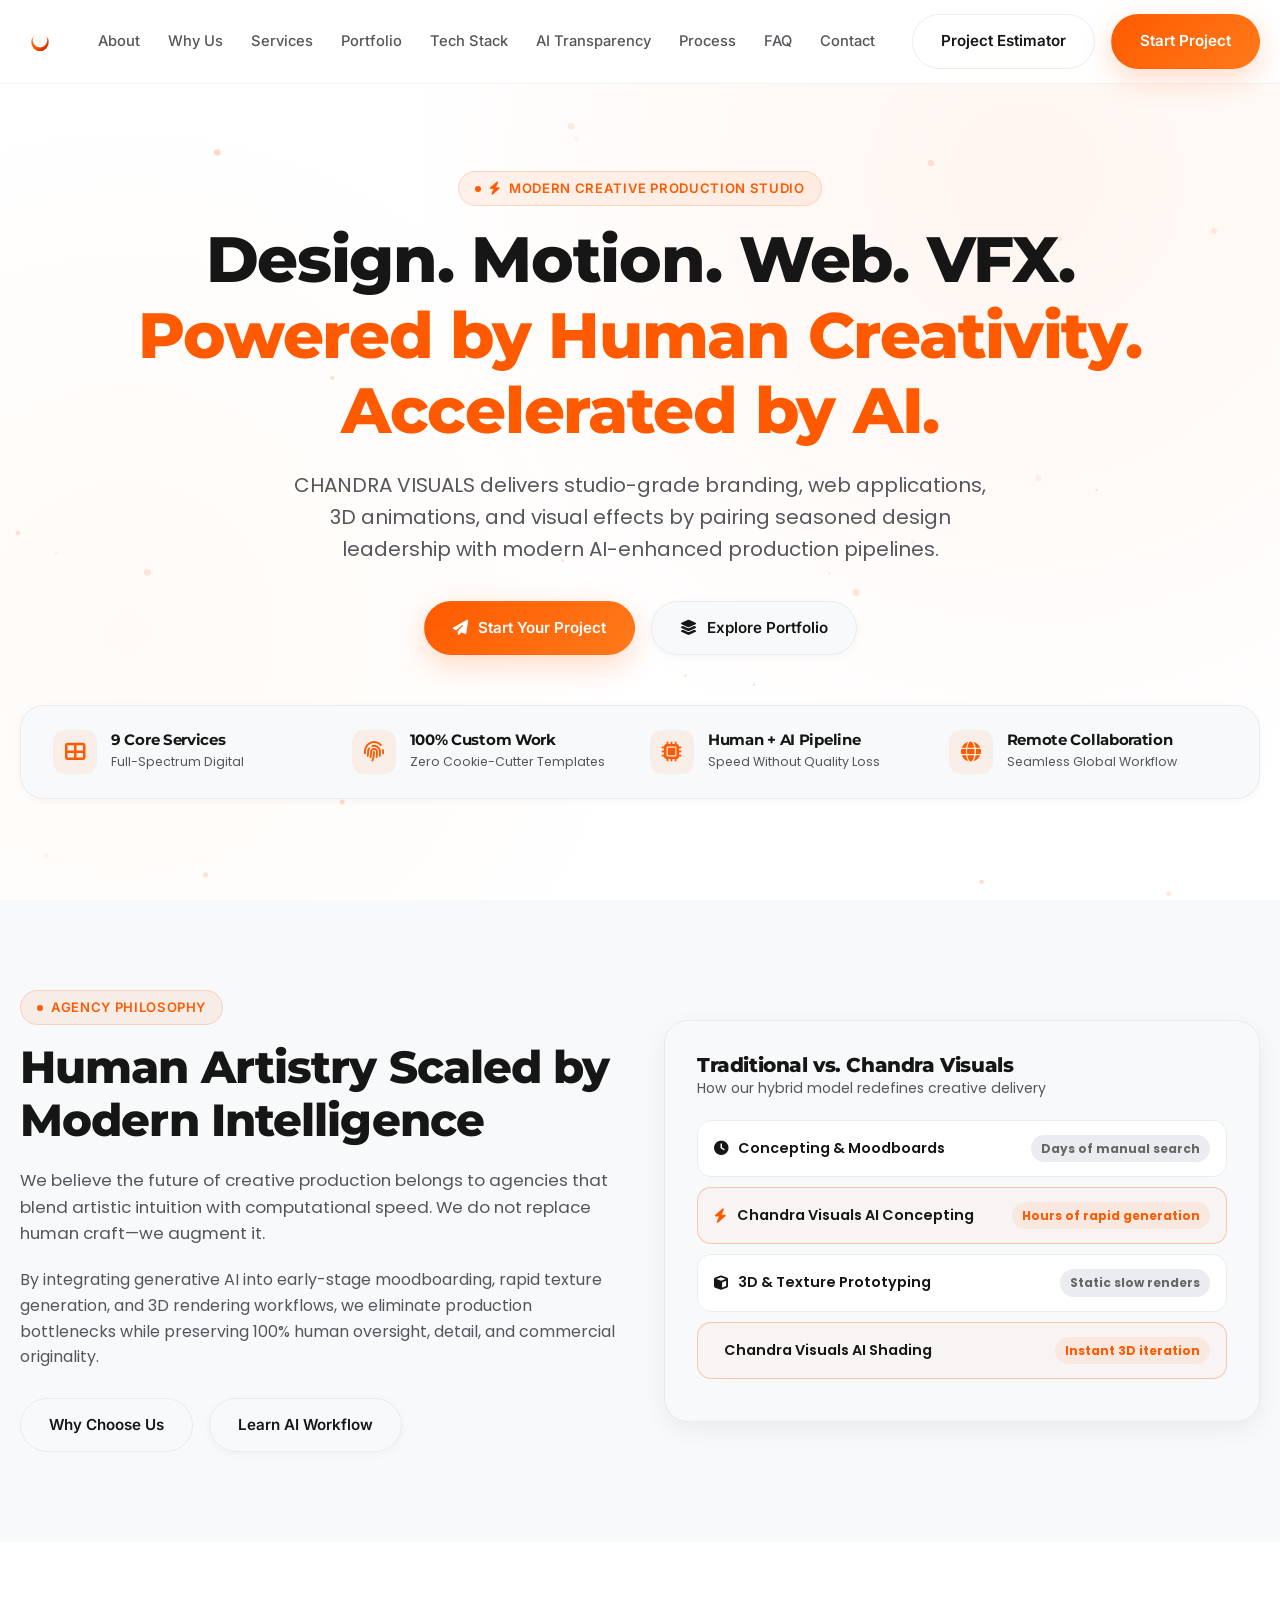
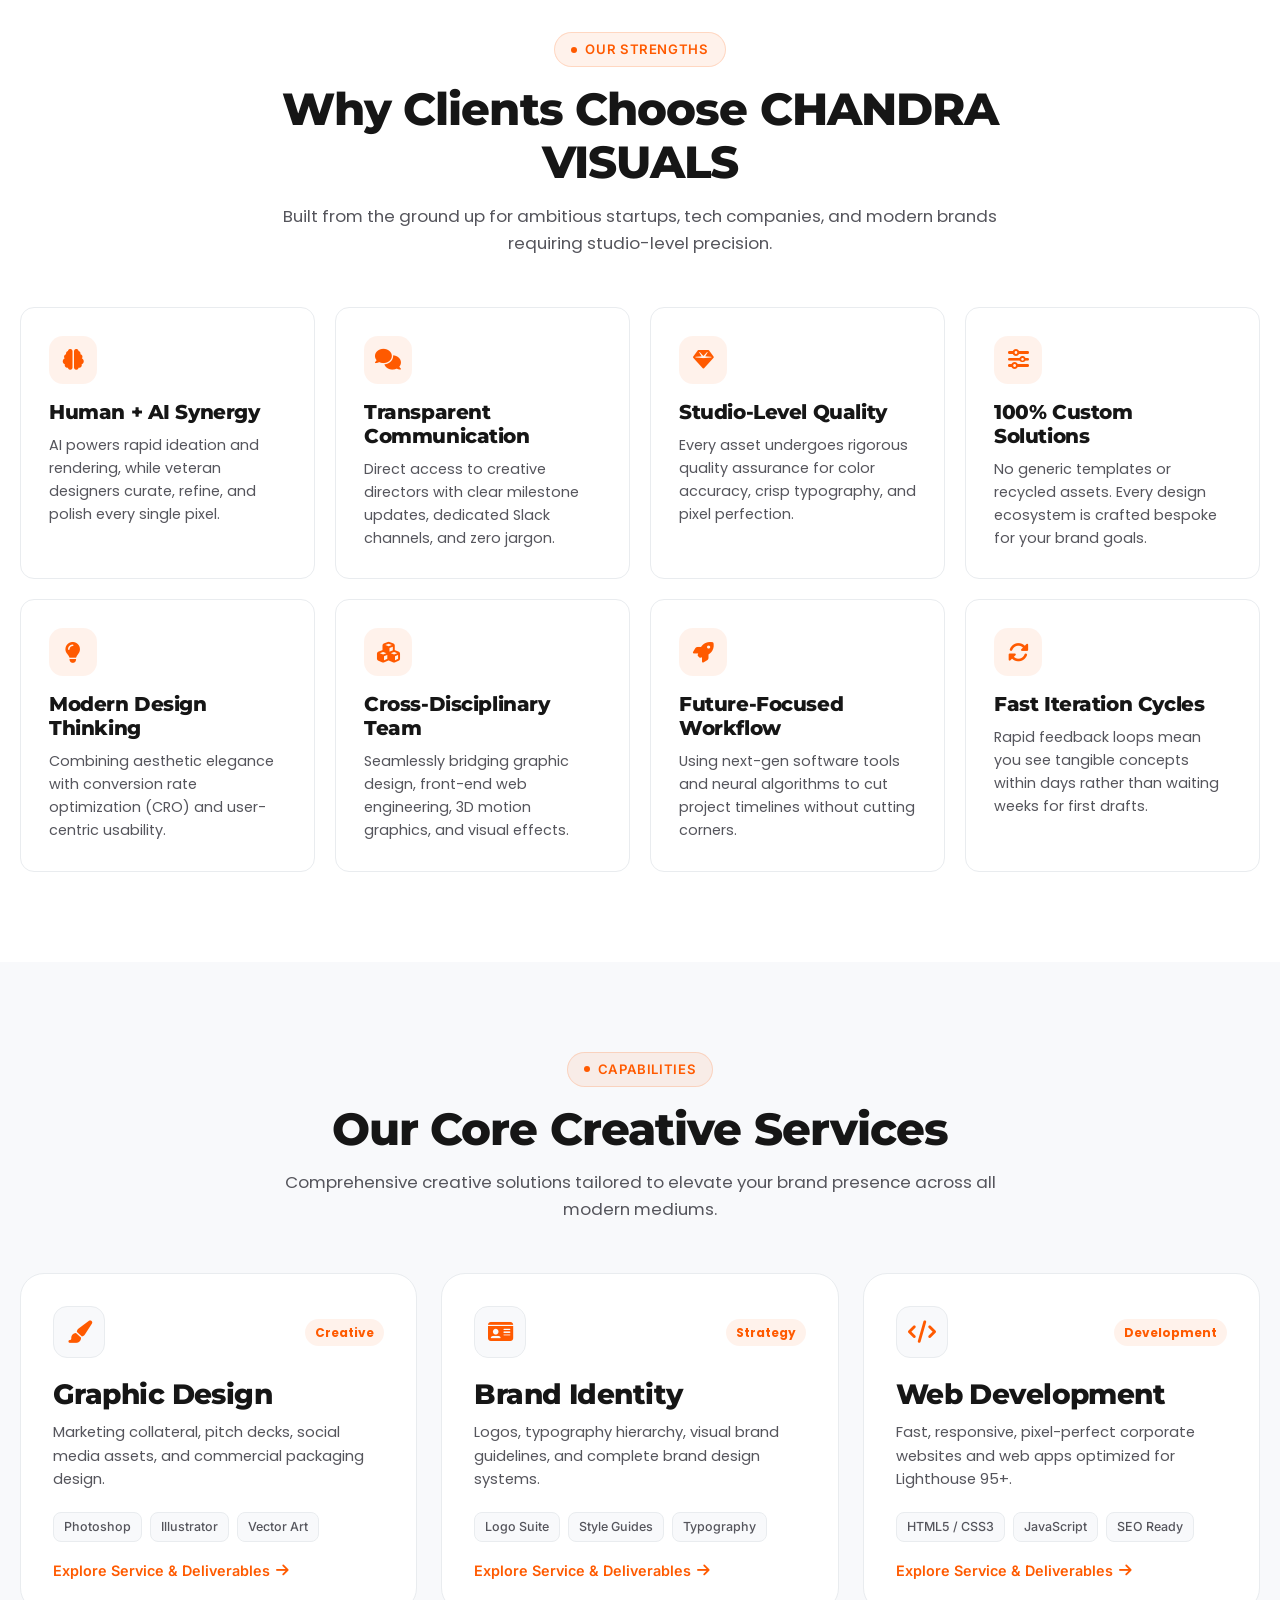
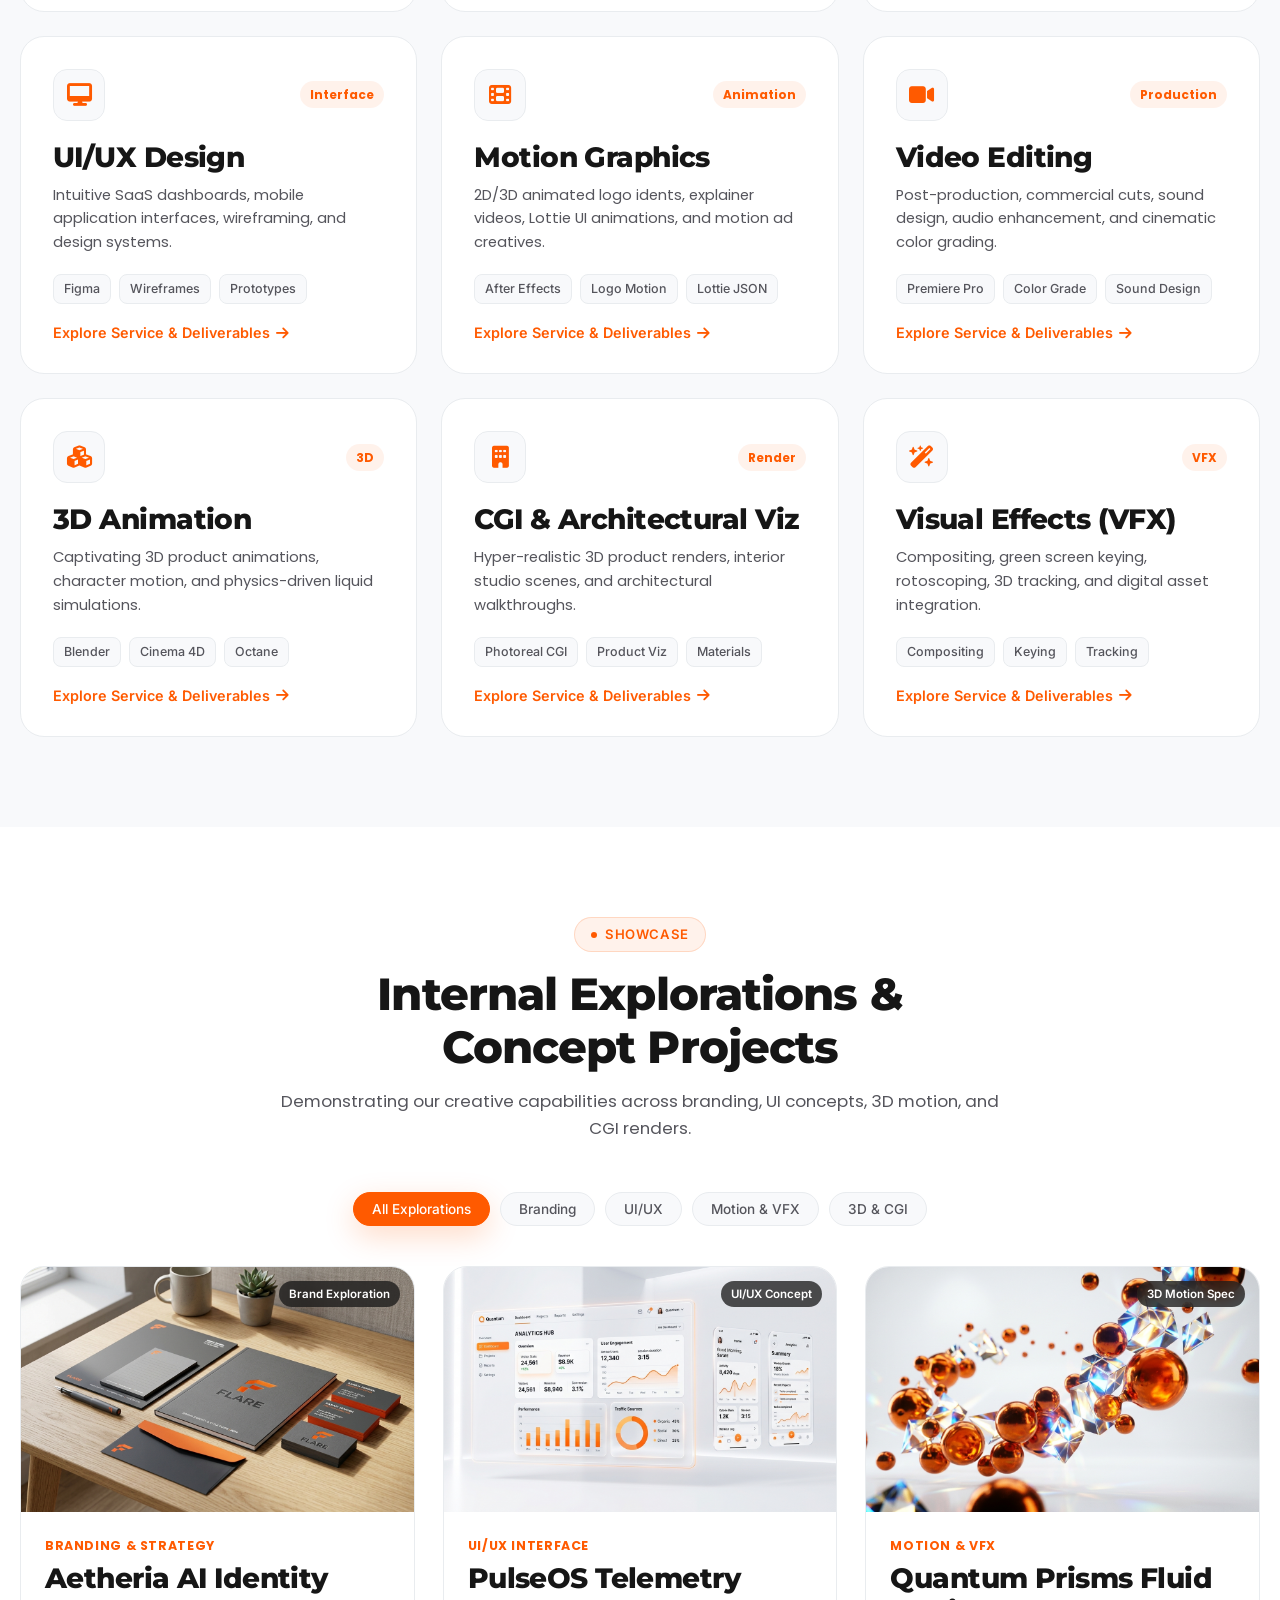
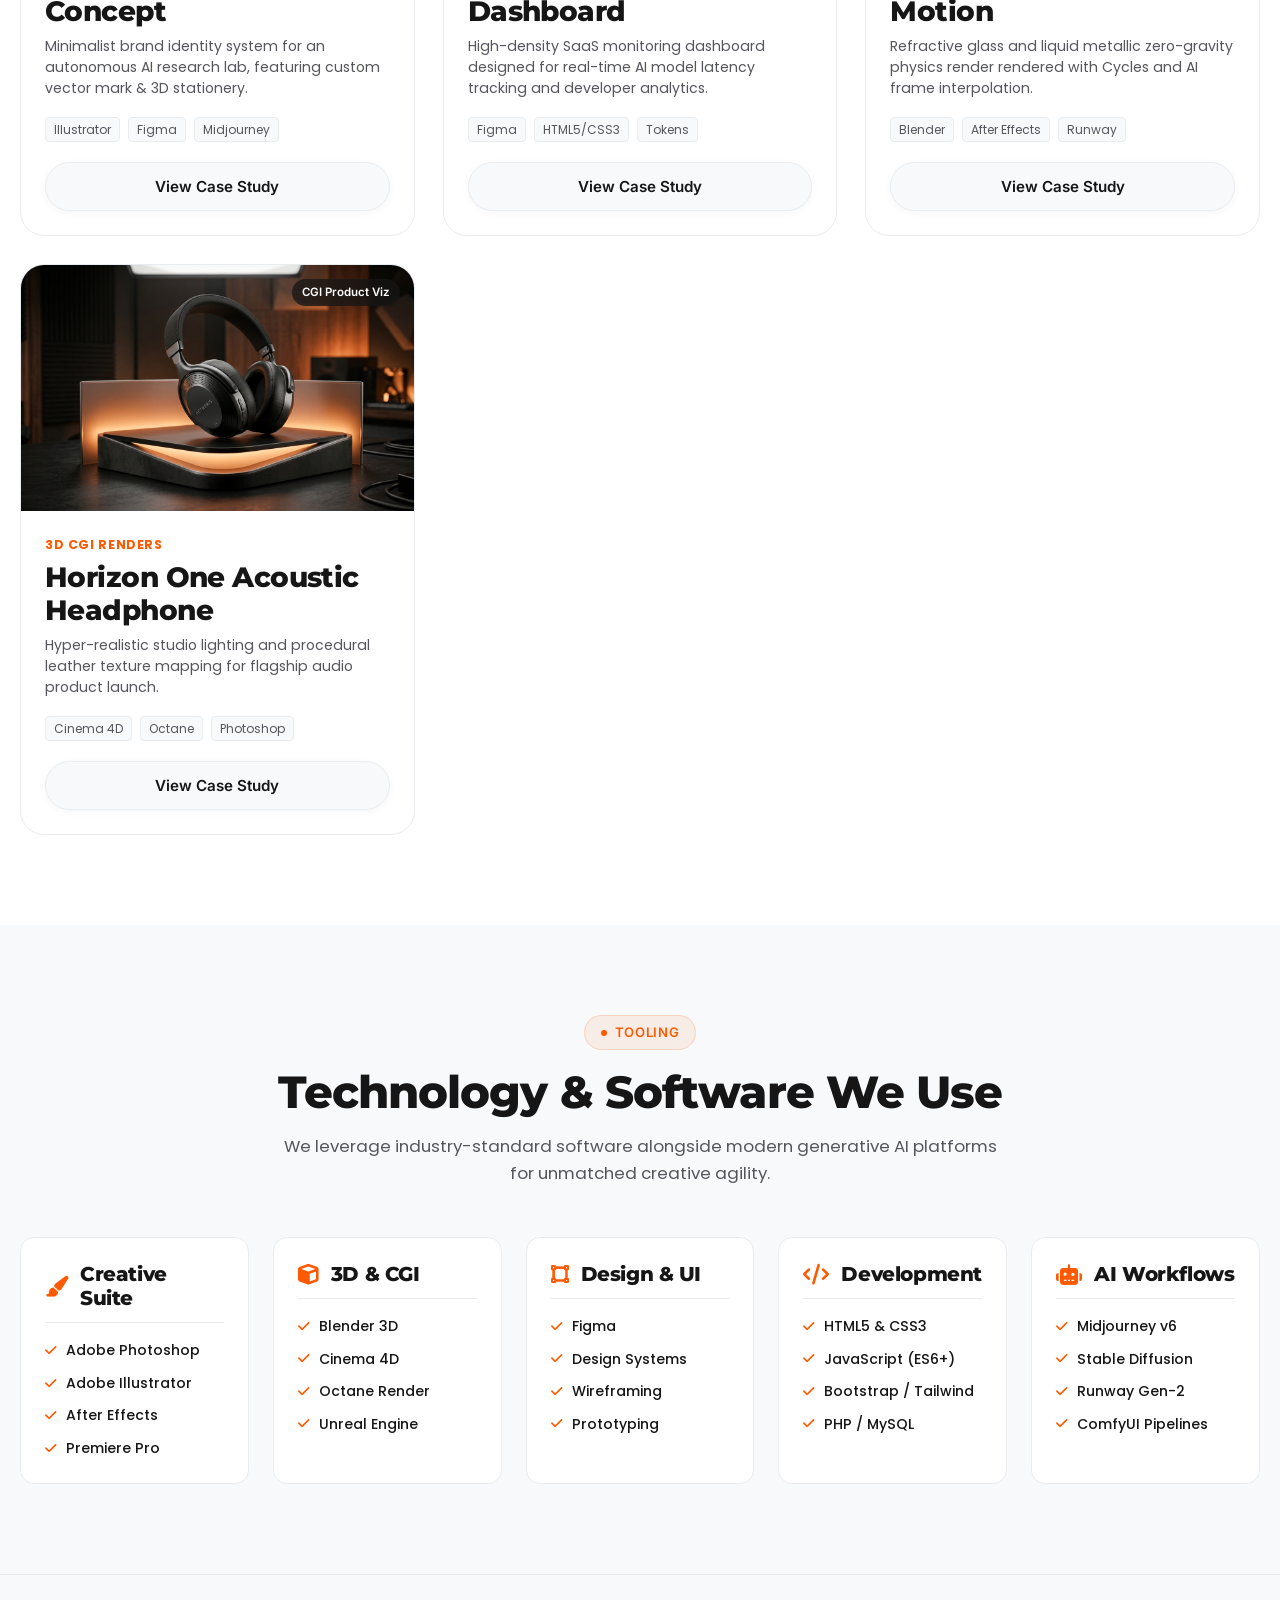
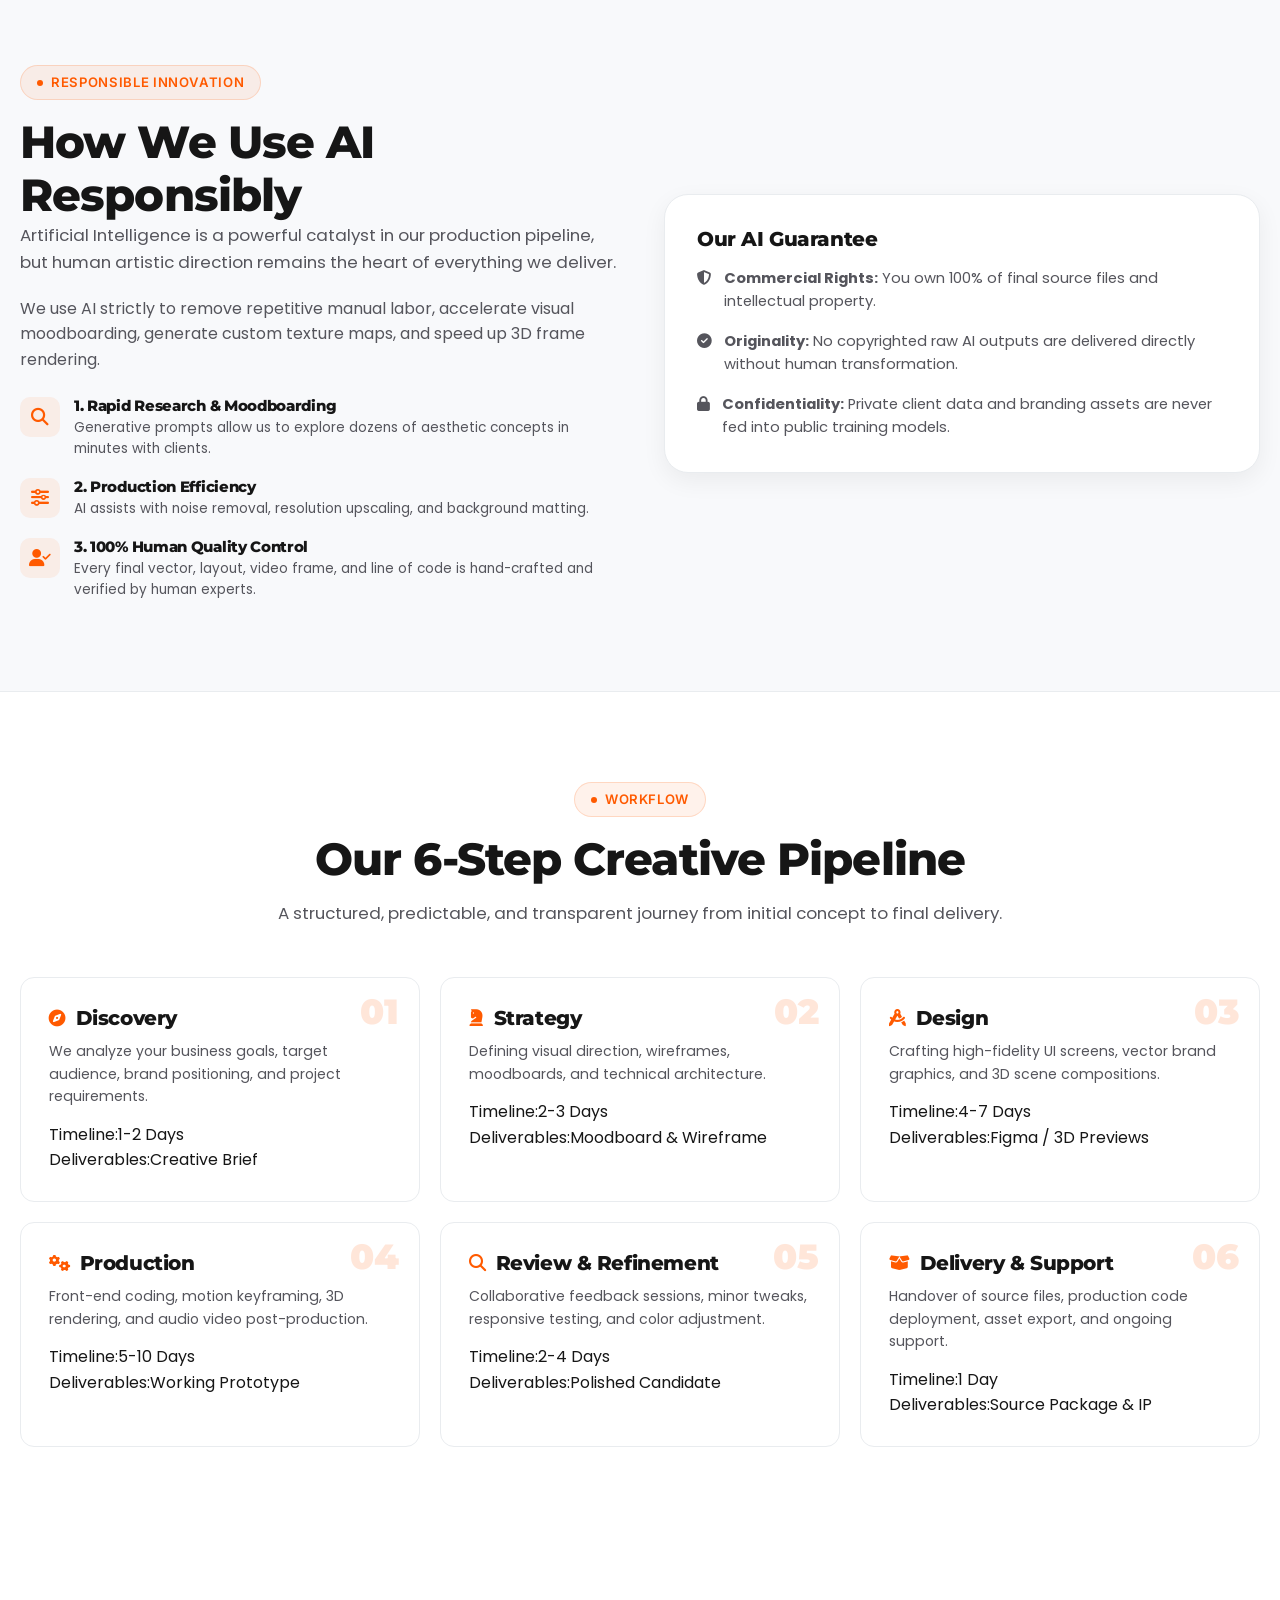
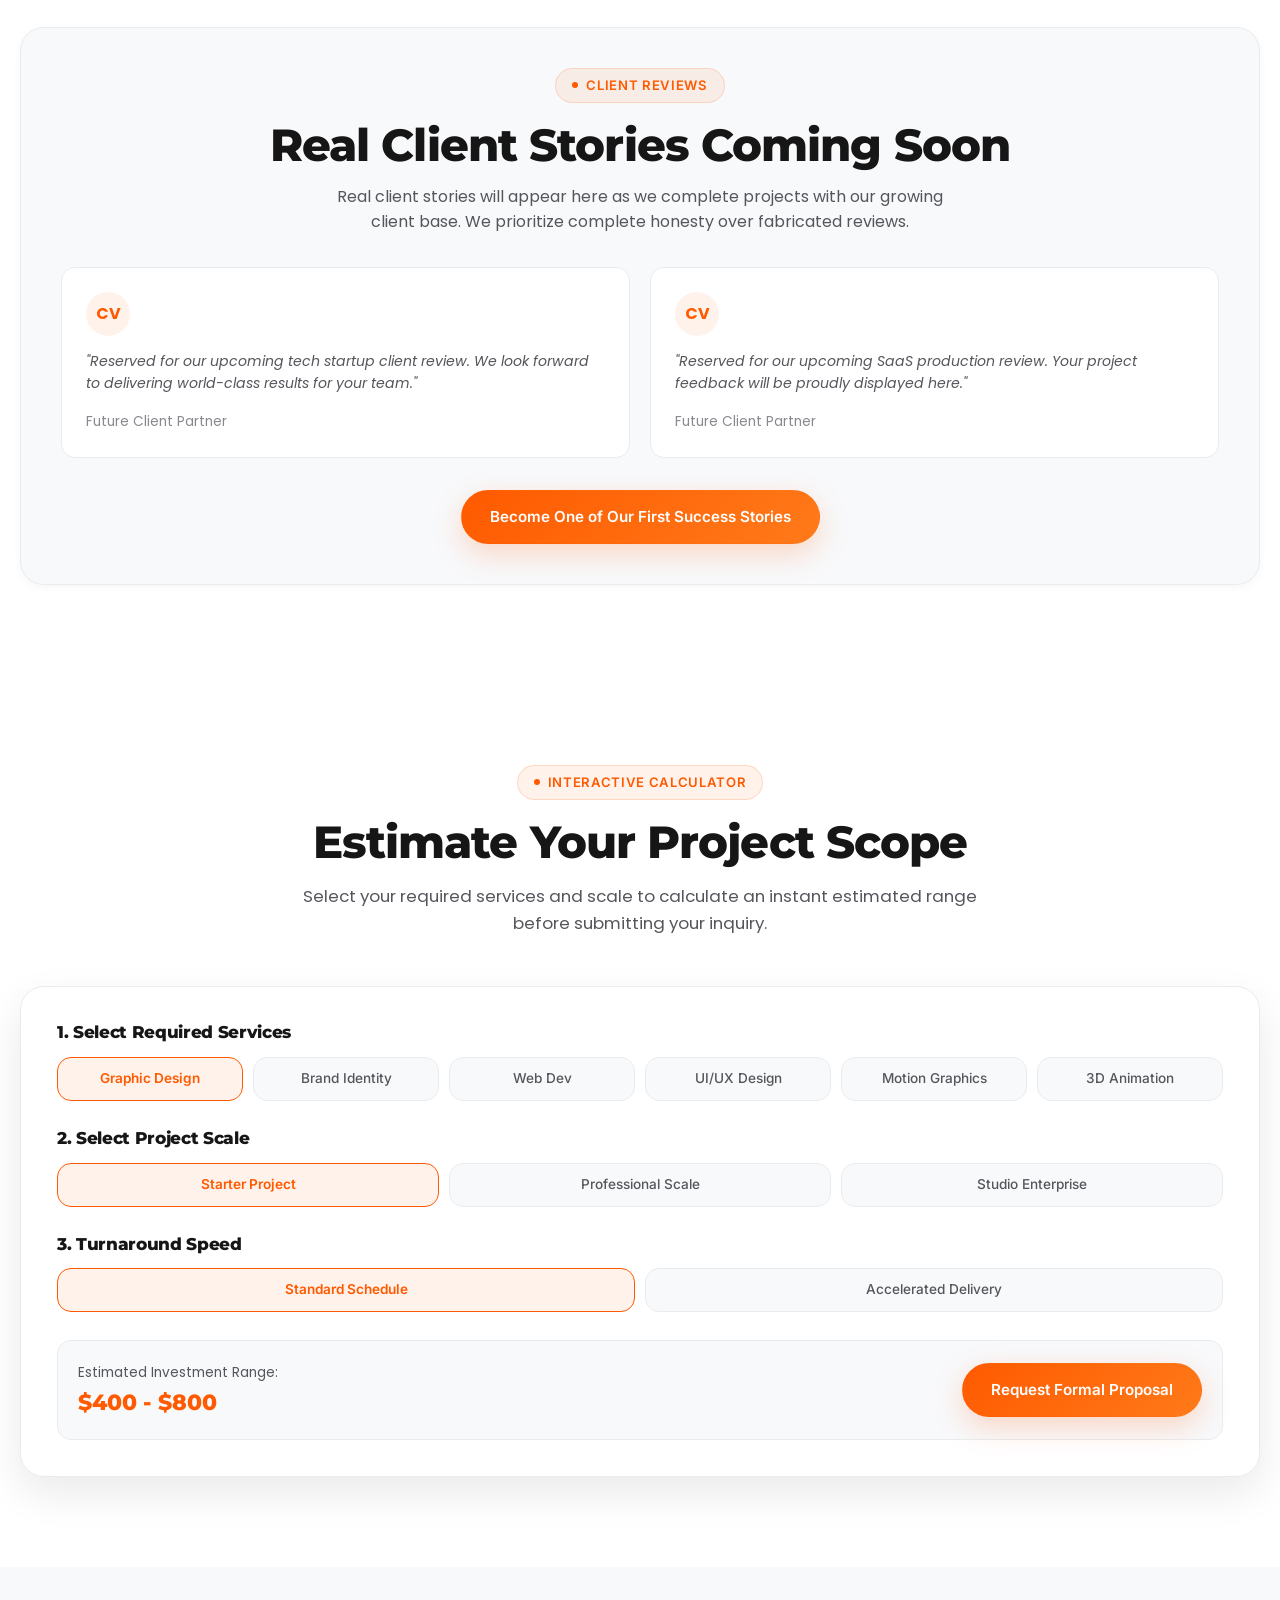
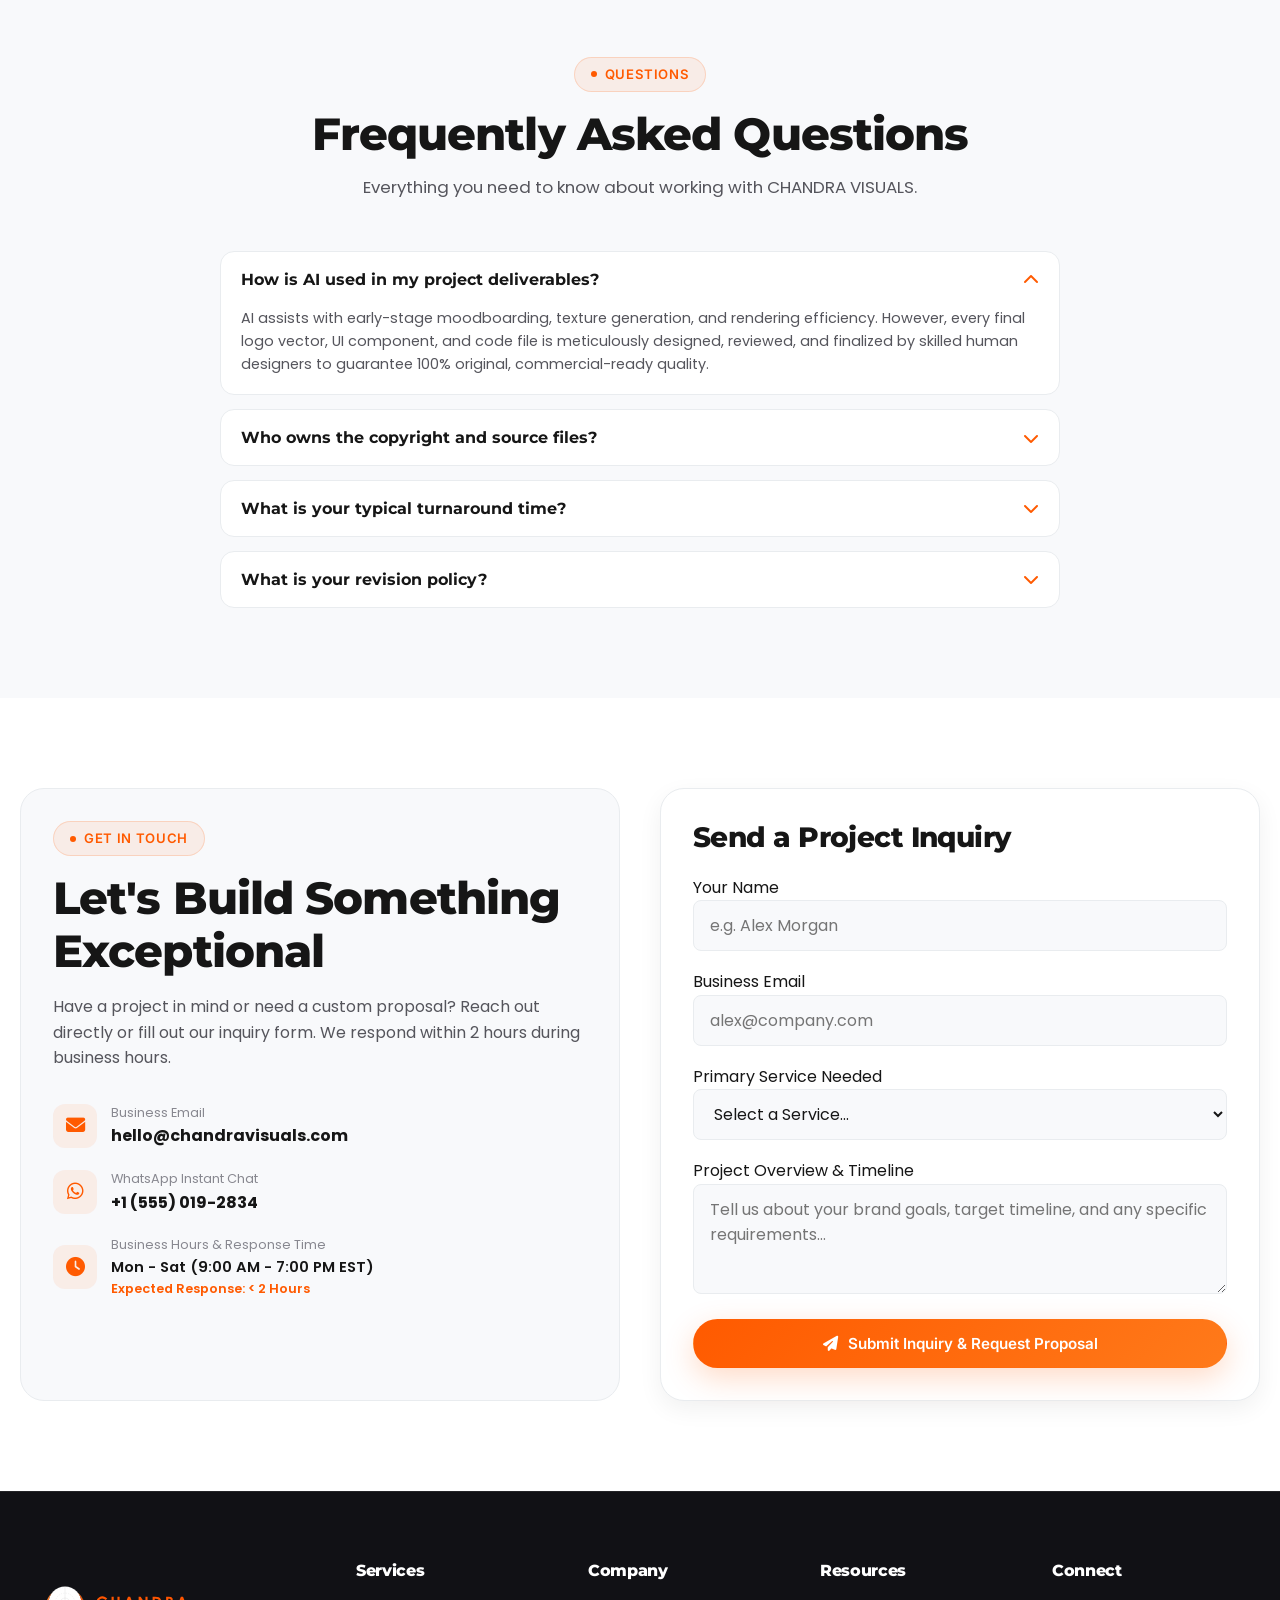
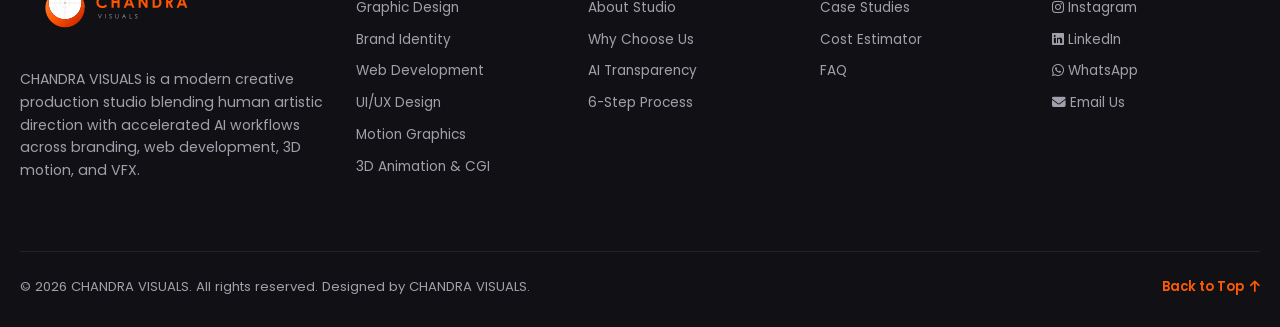
<file: index.html>
<!DOCTYPE html>
<html lang="en">
<head>
  <meta charset="UTF-8">
  <meta name="viewport" content="width=device-width, initial-scale=1.0">
  <title>CHANDRA VISUALS | Premium AI-Powered Creative Agency & Digital Production</title>
  <meta name="description" content="CHANDRA VISUALS is a modern creative production company combining human expertise with AI-enhanced workflows in Graphic Design, Branding, Web Development, UI/UX, Motion Graphics, Video Editing, 3D Animation, CGI, and VFX.">
  <meta name="keywords" content="Creative Agency, AI Creative Studio, Graphic Design, Brand Identity, Web Development, UI UX Design, Motion Graphics, 3D Animation, CGI, VFX">
  <meta name="author" content="CHANDRA VISUALS">

  <!-- Open Graph / Social Meta -->
  <meta property="og:type" content="website">
  <meta property="og:title" content="CHANDRA VISUALS | Premium AI-Powered Creative Studio">
  <meta property="og:description" content="Design. Motion. Web. VFX. Powered by Human Creativity. Accelerated by AI.">
  <meta property="og:url" content="https://chandravisuals.com/">

  <!-- FontAwesome Icons -->
  <link rel="stylesheet" href="https://cdnjs.cloudflare.com/ajax/libs/font-awesome/6.5.1/css/all.min.css">
  
  <!-- Main Stylesheet -->
  <link rel="stylesheet" href="styles.css">

  <!-- Schema.org Structured Data -->
  <script type="application/ld+json">
  {
    "@context": "https://schema.org",
    "@type": "ProfessionalService",
    "name": "CHANDRA VISUALS",
    "url": "https://chandravisuals.com/",
    "logo": "logo/chandra_visuals_logo_emblem.svg",
    "description": "Modern AI-powered creative agency specializing in Branding, Graphic Design, Web Development, UI/UX, Motion Graphics, Video Editing, 3D Animation, CGI, and VFX.",
    "sameAs": [
      "https://instagram.com/chandravisuals",
      "https://linkedin.com/company/chandravisuals"
    ]
  }
  </script>
</head>
<body>

  <!-- Branded Preloader -->
  <div id="preloader">
    <div class="preloader-logo">
      <svg viewBox="0 0 440 220" width="180" height="90" fill="none" xmlns="http://www.w3.org/2000/svg">
        <defs>
          <linearGradient id="crescent-grad-preload" x1="0%" y1="0%" x2="100%" y2="100%">
            <stop offset="0%" stop-color="#FF8C3A"/>
            <stop offset="50%" stop-color="#FF5500"/>
            <stop offset="100%" stop-color="#C01800"/>
          </linearGradient>
          <clipPath id="sphere-clip-preload">
            <circle cx="110" cy="100" r="40"/>
          </clipPath>
        </defs>
        <g id="emblem_group_preload">
          <circle cx="110" cy="100" r="40" fill="#ffffff" stroke="rgba(0, 0, 0, 0.08)" stroke-width="1"/>
          <g clip-path="url(#sphere-clip-preload)" stroke="rgba(0, 0, 0, 0.18)" stroke-width="0.8">
            <line x1="110" y1="60" x2="110" y2="140"/>
            <line x1="70" y1="100" x2="150" y2="100"/>
            <circle cx="110" cy="100" r="12" fill="none"/>
            <circle cx="110" cy="100" r="24" fill="none" stroke-dasharray="3 3"/>
            <circle cx="110" cy="100" r="36" fill="none" stroke-dasharray="1 5"/>
            <circle cx="110" cy="100" r="2" fill="rgba(0, 0, 0, 0.18)"/>
          </g>
          <path d="M 78 76 A 48 48 0 1 0 142 76 A 40 40 0 1 1 78 76 Z" fill="url(#crescent-grad-preload)"/>
          <path d="M 142 76 A 48 48 0 0 1 158 112" stroke="#FFB060" stroke-width="1" fill="none" opacity="0.6"/>
        </g>
        <g id="wordmark_chandra_preload">
          <path d="M213.203125 89.51171875 209.56640625 92.9814453125Q205.85546875 89.06640625 201.216796875 89.06640625Q197.3017578125 89.06640625 194.62060546875 91.73828125Q191.939453125 94.41015625 191.939453125 98.3251953125Q191.939453125 101.052734375 193.126953125 103.16796875Q194.314453125 105.283203125 196.4853515625 106.4892578125Q198.65625 107.6953125 201.3095703125 107.6953125Q203.5732421875 107.6953125 205.447265625 106.85107421875Q207.3212890625 106.0068359375 209.56640625 103.7802734375L213.091796875 107.4541015625Q210.0673828125 110.404296875 207.376953125 111.54541015625Q204.6865234375 112.6865234375 201.2353515625 112.6865234375Q194.87109375 112.6865234375 190.81689453125 108.65087890625Q186.7626953125 104.615234375 186.7626953125 98.306640625Q186.7626953125 94.224609375 188.60888671875 91.0517578125Q190.455078125 87.87890625 193.89697265625 85.94921875Q197.3388671875 84.01953125 201.3095703125 84.01953125Q204.6865234375 84.01953125 207.81298828125 85.4482421875Q210.939453125 86.876953125 213.203125 89.51171875Z M223.81046874999998 84.7060546875H229.07999999999998V95.00390625H238.20890624999998V84.7060546875H243.45988281249998V112.0H238.20890624999998V100.0322265625H229.07999999999998V112.0H223.81046874999998Z M264.06820312499997 84.7060546875H269.33773437499997L279.83968749999997 112.0H274.44027343749997L272.30648437499997 106.3779296875H261.17367187499997L258.94710937499997 112.0H253.5476953125ZM266.74007812499997 91.9423828125 263.10335937499997 101.3125H270.35824218749997Z M289.964609375 84.7060546875H294.937265625L306.6452734375 102.6669921875V84.7060546875H311.8405859375V112.0H306.849375L295.159921875 94.0947265625V112.0H289.964609375Z M324.15496093750005 84.7060546875H330.31511718750005Q336.27117187500005 84.7060546875 339.16570312500005 86.18115234375Q342.06023437500005 87.65625 343.93425781250005 90.9775390625Q345.80828125000005 94.298828125 345.80828125000005 98.7333984375Q345.80828125000005 101.8876953125 344.75994140625005 104.53173828125Q343.71160156250005 107.17578125 341.86541015625005 108.919921875Q340.01921875000005 110.6640625 337.86687500000005 111.33203125Q335.71453125000005 112.0 330.40789062500005 112.0H324.15496093750005ZM329.33171875000005 89.7158203125V106.916015625H331.74382812500005Q335.30632812500005 106.916015625 336.91130859375005 106.099609375Q338.51628906250005 105.283203125 339.53679687500005 103.353515625Q340.55730468750005 101.423828125 340.55730468750005 98.603515625Q340.55730468750005 94.26171875 338.12664062500005 91.8681640625Q335.93718750000005 89.7158203125 331.09441406250005 89.7158203125Z M357.17636718750003 84.7060546875H362.68710937500003Q367.21445312500003 84.7060546875 369.13486328125003 85.51318359375Q371.05527343750003 86.3203125 372.22421875000003 88.1943359375Q373.39316406250003 90.068359375 373.39316406250003 92.62890625Q373.39316406250003 95.3193359375 372.10361328125003 97.12841796875Q370.81406250000003 98.9375 368.21640625000003 99.865234375L374.67343750000003 112.0H368.99570312500003L362.85410156250003 100.4404296875H362.37167968750003V112.0H357.17636718750003ZM362.37167968750003 95.375H364.00449218750003Q366.49082031250003 95.375 367.42783203125003 94.7255859375Q368.36484375000003 94.076171875 368.36484375000003 92.5732421875Q368.36484375000003 91.6826171875 367.90097656250003 91.02392578125Q367.43710937500003 90.365234375 366.65781250000003 90.07763671875Q365.87851562500003 89.7900390625 363.80039062500003 89.7900390625H362.37167968750003Z M393.259296875 84.7060546875H398.528828125L409.03078125 112.0H403.6313671875L401.497578125 106.3779296875H390.364765625L388.138203125 112.0H382.7387890625ZM395.931171875 91.9423828125 392.294453125 101.3125H399.5493359375Z" fill="#FF5500"/>
        </g>
        <g id="wordmark_visuals_preload">
          <path d="M190.49072265625 127.22607421875H191.66259765625L195.2294921875 135.5537109375L198.8623046875 127.22607421875H200.0341796875L195.3466796875 138.0H195.1123046875Z M208.589453125 127.22607421875H209.66611328125V138.0H208.589453125Z M217.92109375 135.9931640625 218.83662109375 135.44384765625Q219.80341796875 137.2236328125 221.0705078125 137.2236328125Q221.6125 137.2236328125 222.08857421875 136.970947265625Q222.5646484375 136.71826171875 222.813671875 136.29345703125Q223.0626953125 135.86865234375 223.0626953125 135.392578125Q223.0626953125 134.8505859375 222.696484375 134.33056640625Q222.19111328125 133.61279296875 220.85078125 132.60205078125Q219.503125 131.583984375 219.17353515625 131.1298828125Q218.60224609375 130.3681640625 218.60224609375 129.48193359375Q218.60224609375 128.77880859375 218.93916015625 128.2001953125Q219.27607421875 127.62158203125 219.887646484375 127.288330078125Q220.49921875 126.955078125 221.2169921875 126.955078125Q221.9787109375 126.955078125 222.641552734375 127.332275390625Q223.30439453125 127.70947265625 224.044140625 128.72021484375L223.165234375 129.38671875Q222.55732421875 128.5810546875 222.128857421875 128.32470703125Q221.700390625 128.068359375 221.19501953125 128.068359375Q220.5431640625 128.068359375 220.129345703125 128.4638671875Q219.71552734375 128.859375 219.71552734375 129.43798828125Q219.71552734375 129.78955078125 219.86201171875 130.119140625Q220.00849609375 130.44873046875 220.3966796875 130.8369140625Q220.60908203125 131.0419921875 221.78828125 131.91357421875Q223.18720703125 132.9462890625 223.7072265625 133.751953125Q224.22724609375 134.5576171875 224.22724609375 135.37060546875Q224.22724609375 136.54248046875 223.337353515625 137.40673828125Q222.4474609375 138.27099609375 221.173046875 138.27099609375Q220.1916015625 138.27099609375 219.39326171875 137.747314453125Q218.594921875 137.2236328125 217.92109375 135.9931640625Z M233.44169921875 127.22607421875H234.518359375V133.72998046875Q234.518359375 134.88720703125 234.5623046875 135.1728515625Q234.64287109375 135.81005859375 234.93583984375 136.238525390625Q235.22880859375 136.6669921875 235.83671875 136.956298828125Q236.44462890625 137.24560546875 237.05986328125 137.24560546875Q237.59453125 137.24560546875 238.08525390625 137.0185546875Q238.5759765625 136.79150390625 238.90556640625 136.388671875Q239.23515625 135.98583984375 239.38896484375 135.41455078125Q239.498828125 135.00439453125 239.498828125 133.72998046875V127.22607421875H240.57548828125V133.72998046875Q240.57548828125 135.1728515625 240.293505859375 136.062744140625Q240.0115234375 136.95263671875 239.165576171875 137.61181640625Q238.31962890625 138.27099609375 237.11845703125 138.27099609375Q235.81474609375 138.27099609375 234.8845703125 137.6484375Q233.95439453125 137.02587890625 233.639453125 136.00048828125Q233.44169921875 135.37060546875 233.44169921875 133.72998046875Z M254.5287109375 127.22607421875 259.553125 138.0H258.3958984375L256.70400390625 134.455078125H252.06044921875L250.37587890625 138.0H249.17470703125L254.2650390625 127.22607421875ZM254.396875 129.51123046875 252.54384765625 133.4150390625H256.2279296875Z M268.123046875 127.22607421875H269.20703125V136.9599609375H273.34521484375V138.0H268.123046875Z M280.8384765625 135.9931640625 281.75400390625 135.44384765625Q282.72080078125 137.2236328125 283.987890625 137.2236328125Q284.5298828125 137.2236328125 285.00595703125 136.970947265625Q285.48203125 136.71826171875 285.7310546875 136.29345703125Q285.980078125 135.86865234375 285.980078125 135.392578125Q285.980078125 134.8505859375 285.6138671875 134.33056640625Q285.10849609375 133.61279296875 283.7681640625 132.60205078125Q282.4205078125 131.583984375 282.09091796875 131.1298828125Q281.51962890625 130.3681640625 281.51962890625 129.48193359375Q281.51962890625 128.77880859375 281.85654296875 128.2001953125Q282.19345703125 127.62158203125 282.805029296875 127.288330078125Q283.4166015625 126.955078125 284.134375 126.955078125Q284.89609375 126.955078125 285.558935546875 127.332275390625Q286.22177734375 127.70947265625 286.9615234375 128.72021484375L286.0826171875 129.38671875Q285.47470703125 128.5810546875 285.046240234375 128.32470703125Q284.6177734375 128.068359375 284.11240234375 128.068359375Q283.460546875 128.068359375 283.046728515625 128.4638671875Q282.63291015625 128.859375 282.63291015625 129.43798828125Q282.63291015625 129.78955078125 282.77939453125 130.119140625Q282.92587890625 130.44873046875 283.3140625 130.8369140625Q283.52646484375 131.0419921875 284.7056640625 131.91357421875Q286.10458984375 132.9462890625 286.624609375 133.751953125Q287.14462890625 134.5576171875 287.14462890625 135.37060546875Q287.14462890625 136.54248046875 286.254736328125 137.40673828125Q285.36484375 138.27099609375 284.0904296875 138.27099609375Q283.108984375 138.27099609375 282.31064453125 137.747314453125Q281.5123046875 137.2236328125 280.8384765625 135.9931640625Z" fill="#55555c"/>
        </g>
      </svg>
    </div>
    <div class="preloader-spinner"></div>
    <p class="preloader-msg">Crafting Visual Excellence...</p>
  </div>

  <!-- Header & Navigation Bar -->
  <header class="navbar">
    <div class="container nav-container">
      <!-- 100% Inline Emblem SVG Logo (Never breaks on any server/host!) -->
      <a href="#hero" class="brand-logo" aria-label="CHANDRA VISUALS Home">
        <svg viewBox="0 0 220 220" width="40" height="40" fill="none" xmlns="http://www.w3.org/2000/svg">
          <defs>
            <linearGradient id="crescent-grad-nav" x1="0%" y1="0%" x2="100%" y2="100%">
              <stop offset="0%" stop-color="#FF8C3A"/>
              <stop offset="50%" stop-color="#FF5500"/>
              <stop offset="100%" stop-color="#C01800"/>
            </linearGradient>
            <clipPath id="sphere-clip-nav">
              <circle cx="110" cy="100" r="40"/>
            </clipPath>
          </defs>
          <g id="tracking_sphere_nav">
            <circle cx="110" cy="100" r="40" fill="#ffffff" stroke="rgba(0, 0, 0, 0.08)" stroke-width="1"/>
          </g>
          <g id="vfx_crosshairs_nav" clip-path="url(#sphere-clip-nav)" stroke="rgba(0, 0, 0, 0.18)" stroke-width="0.8">
            <line x1="110" y1="60" x2="110" y2="140"/>
            <line x1="70" y1="100" x2="150" y2="100"/>
            <circle cx="110" cy="100" r="12" fill="none"/>
            <circle cx="110" cy="100" r="24" fill="none" stroke-dasharray="3 3"/>
            <circle cx="110" cy="100" r="36" fill="none" stroke-dasharray="1 5"/>
            <circle cx="110" cy="100" r="2" fill="rgba(0, 0, 0, 0.18)"/>
          </g>
          <g id="crescent_moon_nav">
            <path d="M 78 76 A 48 48 0 1 0 142 76 A 40 40 0 1 1 78 76 Z" fill="url(#crescent-grad-nav)"/>
            <path d="M 142 76 A 48 48 0 0 1 158 112" stroke="#FFB060" stroke-width="1" fill="none" opacity="0.6"/>
          </g>
        </svg>
      </a>
      <nav class="nav-links">
        <a href="#about" class="nav-link">About</a>
        <a href="#why-us" class="nav-link">Why Us</a>
        <a href="#services" class="nav-link">Services</a>
        <a href="#portfolio" class="nav-link">Portfolio</a>
        <a href="#tech-stack" class="nav-link">Tech Stack</a>
        <a href="#ai-workflow" class="nav-link">AI Transparency</a>
        <a href="#process" class="nav-link">Process</a>
        <a href="#faq" class="nav-link">FAQ</a>
        <a href="#contact" class="nav-link">Contact</a>
      </nav>
      <div class="nav-actions">
        <a href="#estimator" class="btn btn-outline">Project Estimator</a>
        <a href="#contact" class="btn btn-primary">Start Project</a>
        <button class="mobile-toggle" aria-label="Toggle Navigation Menu">
          <i class="fas fa-bars"></i>
        </button>
      </div>
    </div>
  </header>

  <!-- Mobile Drawer -->
  <div class="mobile-drawer">
    <div class="drawer-content">
      <div class="drawer-header">
        <svg viewBox="0 0 220 220" width="36" height="36" fill="none" xmlns="http://www.w3.org/2000/svg">
          <use href="#crescent_moon_nav"/>
          <use href="#tracking_sphere_nav"/>
          <use href="#vfx_crosshairs_nav"/>
        </svg>
        <button class="drawer-close" aria-label="Close Menu">&times;</button>
      </div>
      <div class="drawer-nav">
        <a href="#hero">Home</a>
        <a href="#about">About Studio</a>
        <a href="#services">Services</a>
        <a href="#portfolio">Portfolio & Case Studies</a>
        <a href="#tech-stack">Technology We Use</a>
        <a href="#why-us">Why Choose Us</a>
        <a href="#ai-workflow">AI & Human Workflow</a>
        <a href="#process">6-Step Process</a>
        <a href="#estimator">Cost Estimator</a>
        <a href="#faq">FAQ</a>
        <a href="#contact">Contact Us</a>
      </div>
      <div>
        <a href="#contact" class="btn btn-primary" style="width:100%;">Book Discovery Call</a>
      </div>
    </div>
  </div>

  <!-- Hero Section -->
  <section id="hero" class="hero-section">
    <canvas id="heroCanvas" class="hero-canvas"></canvas>
    <div class="container hero-content">
      <span class="section-tag"><i class="fas fa-bolt me-1"></i> Modern Creative Production Studio</span>
      <h1 class="hero-title">
        Design. Motion. Web. VFX.
        <span class="headline-accent">Powered by Human Creativity. Accelerated by AI.</span>
      </h1>
      <p class="hero-subtitle">
        CHANDRA VISUALS delivers studio-grade branding, web applications, 3D animations, and visual effects by pairing seasoned design leadership with modern AI-enhanced production pipelines.
      </p>
      <div class="hero-ctas">
        <a href="#contact" class="btn btn-primary"><i class="fas fa-paper-plane"></i> Start Your Project</a>
        <a href="#portfolio" class="btn btn-secondary"><i class="fas fa-layer-group"></i> Explore Portfolio</a>
      </div>

      <!-- Authentic Operational Highlights Bar -->
      <div class="highlights-bar">
        <div class="highlight-item">
          <div class="highlight-icon"><i class="fas fa-th-large"></i></div>
          <div class="highlight-text">
            <h5>9 Core Services</h5>
            <p>Full-Spectrum Digital</p>
          </div>
        </div>
        <div class="highlight-item">
          <div class="highlight-icon"><i class="fas fa-fingerprint"></i></div>
          <div class="highlight-text">
            <h5>100% Custom Work</h5>
            <p>Zero Cookie-Cutter Templates</p>
          </div>
        </div>
        <div class="highlight-item">
          <div class="highlight-icon"><i class="fas fa-microchip"></i></div>
          <div class="highlight-text">
            <h5>Human + AI Pipeline</h5>
            <p>Speed Without Quality Loss</p>
          </div>
        </div>
        <div class="highlight-item">
          <div class="highlight-icon"><i class="fas fa-globe"></i></div>
          <div class="highlight-text">
            <h5>Remote Collaboration</h5>
            <p>Seamless Global Workflow</p>
          </div>
        </div>
      </div>
    </div>
  </section>

  <!-- Company Intro & Philosophy -->
  <section id="about" style="background:var(--surface);">
    <div class="container">
      <div class="intro-grid">
        <div>
          <span class="section-tag">Agency Philosophy</span>
          <h2 style="margin-bottom:20px;">Human Artistry Scaled by Modern Intelligence</h2>
          <p style="color:var(--text-secondary); margin-bottom:20px; font-size:1.05rem;">
            We believe the future of creative production belongs to agencies that blend artistic intuition with computational speed. We do not replace human craft—we augment it.
          </p>
          <p style="color:var(--text-secondary); margin-bottom:28px;">
            By integrating generative AI into early-stage moodboarding, rapid texture generation, and 3D rendering workflows, we eliminate production bottlenecks while preserving 100% human oversight, detail, and commercial originality.
          </p>
          <div style="display:flex; gap:16px; flex-wrap:wrap;">
            <a href="#why-us" class="btn btn-outline">Why Choose Us</a>
            <a href="#ai-workflow" class="btn btn-secondary">Learn AI Workflow</a>
          </div>
        </div>
        <div class="intro-card-comparison">
          <div class="comparison-header">
            <h4>Traditional vs. Chandra Visuals</h4>
            <p style="color:var(--text-secondary); font-size:0.88rem;">How our hybrid model redefines creative delivery</p>
          </div>
          <div class="comparison-row">
            <div class="comparison-label">
              <i class="fas fa-clock text-muted"></i>
              <span>Concepting & Moodboards</span>
            </div>
            <span class="badge-tag old">Days of manual search</span>
          </div>
          <div class="comparison-row highlighted">
            <div class="comparison-label">
              <i class="fas fa-bolt" style="color:var(--primary)"></i>
              <span>Chandra Visuals AI Concepting</span>
            </div>
            <span class="badge-tag new">Hours of rapid generation</span>
          </div>
          <div class="comparison-row">
            <div class="comparison-label">
              <i class="fas fa-cube text-muted"></i>
              <span>3D & Texture Prototyping</span>
            </div>
            <span class="badge-tag old">Static slow renders</span>
          </div>
          <div class="comparison-row highlighted">
            <div class="comparison-label">
              <i class="fas fa-sparkles" style="color:var(--primary)"></i>
              <span>Chandra Visuals AI Shading</span>
            </div>
            <span class="badge-tag new">Instant 3D iteration</span>
          </div>
        </div>
      </div>
    </div>
  </section>

  <!-- Why Choose CHANDRA VISUALS -->
  <section id="why-us">
    <div class="container">
      <div class="section-header">
        <span class="section-tag">Our Strengths</span>
        <h2>Why Clients Choose CHANDRA VISUALS</h2>
        <p>Built from the ground up for ambitious startups, tech companies, and modern brands requiring studio-level precision.</p>
      </div>

      <div class="why-grid">
        <div class="why-card">
          <div class="why-icon"><i class="fas fa-brain"></i></div>
          <h4>Human + AI Synergy</h4>
          <p>AI powers rapid ideation and rendering, while veteran designers curate, refine, and polish every single pixel.</p>
        </div>
        <div class="why-card">
          <div class="why-icon"><i class="fas fa-comments"></i></div>
          <h4>Transparent Communication</h4>
          <p>Direct access to creative directors with clear milestone updates, dedicated Slack channels, and zero jargon.</p>
        </div>
        <div class="why-card">
          <div class="why-icon"><i class="fas fa-gem"></i></div>
          <h4>Studio-Level Quality</h4>
          <p>Every asset undergoes rigorous quality assurance for color accuracy, crisp typography, and pixel perfection.</p>
        </div>
        <div class="why-card">
          <div class="why-icon"><i class="fas fa-sliders-h"></i></div>
          <h4>100% Custom Solutions</h4>
          <p>No generic templates or recycled assets. Every design ecosystem is crafted bespoke for your brand goals.</p>
        </div>
        <div class="why-card">
          <div class="why-icon"><i class="fas fa-lightbulb"></i></div>
          <h4>Modern Design Thinking</h4>
          <p>Combining aesthetic elegance with conversion rate optimization (CRO) and user-centric usability.</p>
        </div>
        <div class="why-card">
          <div class="why-icon"><i class="fas fa-cubes"></i></div>
          <h4>Cross-Disciplinary Team</h4>
          <p>Seamlessly bridging graphic design, front-end web engineering, 3D motion graphics, and visual effects.</p>
        </div>
        <div class="why-card">
          <div class="why-icon"><i class="fas fa-rocket"></i></div>
          <h4>Future-Focused Workflow</h4>
          <p>Using next-gen software tools and neural algorithms to cut project timelines without cutting corners.</p>
        </div>
        <div class="why-card">
          <div class="why-icon"><i class="fas fa-sync-alt"></i></div>
          <h4>Fast Iteration Cycles</h4>
          <p>Rapid feedback loops mean you see tangible concepts within days rather than waiting weeks for first drafts.</p>
        </div>
      </div>
    </div>
  </section>

  <!-- Services Section -->
  <section id="services" style="background:var(--surface);">
    <div class="container">
      <div class="section-header">
        <span class="section-tag">Capabilities</span>
        <h2>Our Core Creative Services</h2>
        <p>Comprehensive creative solutions tailored to elevate your brand presence across all modern mediums.</p>
      </div>

      <div class="services-grid">
        <div class="service-card">
          <div>
            <div class="service-icon-wrapper">
              <div class="service-icon"><i class="fas fa-paint-brush"></i></div>
              <span class="badge-tag new">Creative</span>
            </div>
            <h3>Graphic Design</h3>
            <p>Marketing collateral, pitch decks, social media assets, and commercial packaging design.</p>
            <div class="service-tags">
              <span class="service-tag">Photoshop</span>
              <span class="service-tag">Illustrator</span>
              <span class="service-tag">Vector Art</span>
            </div>
          </div>
          <button class="service-link" data-service="graphic-design">
            Explore Service & Deliverables <i class="fas fa-arrow-right"></i>
          </button>
        </div>

        <div class="service-card">
          <div>
            <div class="service-icon-wrapper">
              <div class="service-icon"><i class="fas fa-id-card"></i></div>
              <span class="badge-tag new">Strategy</span>
            </div>
            <h3>Brand Identity</h3>
            <p>Logos, typography hierarchy, visual brand guidelines, and complete brand design systems.</p>
            <div class="service-tags">
              <span class="service-tag">Logo Suite</span>
              <span class="service-tag">Style Guides</span>
              <span class="service-tag">Typography</span>
            </div>
          </div>
          <button class="service-link" data-service="brand-identity">
            Explore Service & Deliverables <i class="fas fa-arrow-right"></i>
          </button>
        </div>

        <div class="service-card">
          <div>
            <div class="service-icon-wrapper">
              <div class="service-icon"><i class="fas fa-code"></i></div>
              <span class="badge-tag new">Development</span>
            </div>
            <h3>Web Development</h3>
            <p>Fast, responsive, pixel-perfect corporate websites and web apps optimized for Lighthouse 95+.</p>
            <div class="service-tags">
              <span class="service-tag">HTML5 / CSS3</span>
              <span class="service-tag">JavaScript</span>
              <span class="service-tag">SEO Ready</span>
            </div>
          </div>
          <button class="service-link" data-service="web-development">
            Explore Service & Deliverables <i class="fas fa-arrow-right"></i>
          </button>
        </div>

        <div class="service-card">
          <div>
            <div class="service-icon-wrapper">
              <div class="service-icon"><i class="fas fa-desktop"></i></div>
              <span class="badge-tag new">Interface</span>
            </div>
            <h3>UI/UX Design</h3>
            <p>Intuitive SaaS dashboards, mobile application interfaces, wireframing, and design systems.</p>
            <div class="service-tags">
              <span class="service-tag">Figma</span>
              <span class="service-tag">Wireframes</span>
              <span class="service-tag">Prototypes</span>
            </div>
          </div>
          <button class="service-link" data-service="ui-ux">
            Explore Service & Deliverables <i class="fas fa-arrow-right"></i>
          </button>
        </div>

        <div class="service-card">
          <div>
            <div class="service-icon-wrapper">
              <div class="service-icon"><i class="fas fa-film"></i></div>
              <span class="badge-tag new">Animation</span>
            </div>
            <h3>Motion Graphics</h3>
            <p>2D/3D animated logo idents, explainer videos, Lottie UI animations, and motion ad creatives.</p>
            <div class="service-tags">
              <span class="service-tag">After Effects</span>
              <span class="service-tag">Logo Motion</span>
              <span class="service-tag">Lottie JSON</span>
            </div>
          </div>
          <button class="service-link" data-service="motion-graphics">
            Explore Service & Deliverables <i class="fas fa-arrow-right"></i>
          </button>
        </div>

        <div class="service-card">
          <div>
            <div class="service-icon-wrapper">
              <div class="service-icon"><i class="fas fa-video"></i></div>
              <span class="badge-tag new">Production</span>
            </div>
            <h3>Video Editing</h3>
            <p>Post-production, commercial cuts, sound design, audio enhancement, and cinematic color grading.</p>
            <div class="service-tags">
              <span class="service-tag">Premiere Pro</span>
              <span class="service-tag">Color Grade</span>
              <span class="service-tag">Sound Design</span>
            </div>
          </div>
          <button class="service-link" data-service="video-editing">
            Explore Service & Deliverables <i class="fas fa-arrow-right"></i>
          </button>
        </div>

        <div class="service-card">
          <div>
            <div class="service-icon-wrapper">
              <div class="service-icon"><i class="fas fa-cubes"></i></div>
              <span class="badge-tag new">3D</span>
            </div>
            <h3>3D Animation</h3>
            <p>Captivating 3D product animations, character motion, and physics-driven liquid simulations.</p>
            <div class="service-tags">
              <span class="service-tag">Blender</span>
              <span class="service-tag">Cinema 4D</span>
              <span class="service-tag">Octane</span>
            </div>
          </div>
          <button class="service-link" data-service="3d-animation">
            Explore Service & Deliverables <i class="fas fa-arrow-right"></i>
          </button>
        </div>

        <div class="service-card">
          <div>
            <div class="service-icon-wrapper">
              <div class="service-icon"><i class="fas fa-building"></i></div>
              <span class="badge-tag new">Render</span>
            </div>
            <h3>CGI & Architectural Viz</h3>
            <p>Hyper-realistic 3D product renders, interior studio scenes, and architectural walkthroughs.</p>
            <div class="service-tags">
              <span class="service-tag">Photoreal CGI</span>
              <span class="service-tag">Product Viz</span>
              <span class="service-tag">Materials</span>
            </div>
          </div>
          <button class="service-link" data-service="cgi">
            Explore Service & Deliverables <i class="fas fa-arrow-right"></i>
          </button>
        </div>

        <div class="service-card">
          <div>
            <div class="service-icon-wrapper">
              <div class="service-icon"><i class="fas fa-wand-magic-sparkles"></i></div>
              <span class="badge-tag new">VFX</span>
            </div>
            <h3>Visual Effects (VFX)</h3>
            <p>Compositing, green screen keying, rotoscoping, 3D tracking, and digital asset integration.</p>
            <div class="service-tags">
              <span class="service-tag">Compositing</span>
              <span class="service-tag">Keying</span>
              <span class="service-tag">Tracking</span>
            </div>
          </div>
          <button class="service-link" data-service="vfx">
            Explore Service & Deliverables <i class="fas fa-arrow-right"></i>
          </button>
        </div>
      </div>
    </div>
  </section>

  <!-- Featured Portfolio Showcase -->
  <section id="portfolio">
    <div class="container">
      <div class="section-header">
        <span class="section-tag">Showcase</span>
        <h2>Internal Explorations & Concept Projects</h2>
        <p>Demonstrating our creative capabilities across branding, UI concepts, 3D motion, and CGI renders.</p>
      </div>

      <div class="portfolio-filter">
        <button class="filter-btn active" data-filter="all">All Explorations</button>
        <button class="filter-btn" data-filter="branding">Branding</button>
        <button class="filter-btn" data-filter="ui">UI/UX</button>
        <button class="filter-btn" data-filter="motion">Motion & VFX</button>
        <button class="filter-btn" data-filter="cgi">3D & CGI</button>
      </div>

      <div class="portfolio-grid">
        <div class="portfolio-card" data-category="branding">
          <div class="portfolio-thumb">
            <img src="assets/brand_identity.jpg" alt="Aetheria AI Brand Concept" loading="lazy">
            <span class="type-badge">Brand Exploration</span>
          </div>
          <div class="portfolio-details">
            <div>
              <div class="portfolio-category">Branding & Strategy</div>
              <h3 class="portfolio-title">Aetheria AI Identity Concept</h3>
              <p class="portfolio-desc">Minimalist brand identity system for an autonomous AI research lab, featuring custom vector mark & 3D stationery.</p>
              <div class="portfolio-tools">
                <span class="tool-chip">Illustrator</span>
                <span class="tool-chip">Figma</span>
                <span class="tool-chip">Midjourney</span>
              </div>
            </div>
            <button class="btn btn-secondary btn-case-study" data-case="brand-identity">View Case Study</button>
          </div>
        </div>

        <div class="portfolio-card" data-category="ui">
          <div class="portfolio-thumb">
            <img src="assets/ui_ux.jpg" alt="PulseOS SaaS Dashboard UI" loading="lazy">
            <span class="type-badge">UI/UX Concept</span>
          </div>
          <div class="portfolio-details">
            <div>
              <div class="portfolio-category">UI/UX Interface</div>
              <h3 class="portfolio-title">PulseOS Telemetry Dashboard</h3>
              <p class="portfolio-desc">High-density SaaS monitoring dashboard designed for real-time AI model latency tracking and developer analytics.</p>
              <div class="portfolio-tools">
                <span class="tool-chip">Figma</span>
                <span class="tool-chip">HTML5/CSS3</span>
                <span class="tool-chip">Tokens</span>
              </div>
            </div>
            <button class="btn btn-secondary btn-case-study" data-case="ui-ux">View Case Study</button>
          </div>
        </div>

        <div class="portfolio-card" data-category="motion">
          <div class="portfolio-thumb">
            <img src="assets/motion_vfx.jpg" alt="Quantum Prisms 3D Motion" loading="lazy">
            <span class="type-badge">3D Motion Spec</span>
          </div>
          <div class="portfolio-details">
            <div>
              <div class="portfolio-category">Motion & VFX</div>
              <h3 class="portfolio-title">Quantum Prisms Fluid Motion</h3>
              <p class="portfolio-desc">Refractive glass and liquid metallic zero-gravity physics render rendered with Cycles and AI frame interpolation.</p>
              <div class="portfolio-tools">
                <span class="tool-chip">Blender</span>
                <span class="tool-chip">After Effects</span>
                <span class="tool-chip">Runway</span>
              </div>
            </div>
            <button class="btn btn-secondary btn-case-study" data-case="motion-vfx">View Case Study</button>
          </div>
        </div>

        <div class="portfolio-card" data-category="cgi">
          <div class="portfolio-thumb">
            <img src="assets/cgi_archviz.jpg" alt="Horizon One Studio Render" loading="lazy">
            <span class="type-badge">CGI Product Viz</span>
          </div>
          <div class="portfolio-details">
            <div>
              <div class="portfolio-category">3D CGI Renders</div>
              <h3 class="portfolio-title">Horizon One Acoustic Headphone</h3>
              <p class="portfolio-desc">Hyper-realistic studio lighting and procedural leather texture mapping for flagship audio product launch.</p>
              <div class="portfolio-tools">
                <span class="tool-chip">Cinema 4D</span>
                <span class="tool-chip">Octane</span>
                <span class="tool-chip">Photoshop</span>
              </div>
            </div>
            <button class="btn btn-secondary btn-case-study" data-case="cgi-archviz">View Case Study</button>
          </div>
        </div>
      </div>
    </div>
  </section>

  <!-- Technology We Use -->
  <section id="tech-stack" style="background:var(--surface);">
    <div class="container">
      <div class="section-header">
        <span class="section-tag">Tooling</span>
        <h2>Technology & Software We Use</h2>
        <p>We leverage industry-standard software alongside modern generative AI platforms for unmatched creative agility.</p>
      </div>

      <div class="tech-groups">
        <div class="tech-card">
          <div class="tech-card-header">
            <i class="fas fa-paint-brush"></i>
            <h4>Creative Suite</h4>
          </div>
          <div class="tech-list">
            <div class="tech-item"><i class="fas fa-check"></i> Adobe Photoshop</div>
            <div class="tech-item"><i class="fas fa-check"></i> Adobe Illustrator</div>
            <div class="tech-item"><i class="fas fa-check"></i> After Effects</div>
            <div class="tech-item"><i class="fas fa-check"></i> Premiere Pro</div>
          </div>
        </div>

        <div class="tech-card">
          <div class="tech-card-header">
            <i class="fas fa-cube"></i>
            <h4>3D & CGI</h4>
          </div>
          <div class="tech-list">
            <div class="tech-item"><i class="fas fa-check"></i> Blender 3D</div>
            <div class="tech-item"><i class="fas fa-check"></i> Cinema 4D</div>
            <div class="tech-item"><i class="fas fa-check"></i> Octane Render</div>
            <div class="tech-item"><i class="fas fa-check"></i> Unreal Engine</div>
          </div>
        </div>

        <div class="tech-card">
          <div class="tech-card-header">
            <i class="fas fa-vector-square"></i>
            <h4>Design & UI</h4>
          </div>
          <div class="tech-list">
            <div class="tech-item"><i class="fas fa-check"></i> Figma</div>
            <div class="tech-item"><i class="fas fa-check"></i> Design Systems</div>
            <div class="tech-item"><i class="fas fa-check"></i> Wireframing</div>
            <div class="tech-item"><i class="fas fa-check"></i> Prototyping</div>
          </div>
        </div>

        <div class="tech-card">
          <div class="tech-card-header">
            <i class="fas fa-code"></i>
            <h4>Development</h4>
          </div>
          <div class="tech-list">
            <div class="tech-item"><i class="fas fa-check"></i> HTML5 & CSS3</div>
            <div class="tech-item"><i class="fas fa-check"></i> JavaScript (ES6+)</div>
            <div class="tech-item"><i class="fas fa-check"></i> Bootstrap / Tailwind</div>
            <div class="tech-item"><i class="fas fa-check"></i> PHP / MySQL</div>
          </div>
        </div>

        <div class="tech-card">
          <div class="tech-card-header">
            <i class="fas fa-robot"></i>
            <h4>AI Workflows</h4>
          </div>
          <div class="tech-list">
            <div class="tech-item"><i class="fas fa-check"></i> Midjourney v6</div>
            <div class="tech-item"><i class="fas fa-check"></i> Stable Diffusion</div>
            <div class="tech-item"><i class="fas fa-check"></i> Runway Gen-2</div>
            <div class="tech-item"><i class="fas fa-check"></i> ComfyUI Pipelines</div>
          </div>
        </div>
      </div>
    </div>
  </section>

  <!-- AI Transparency Section -->
  <section id="ai-workflow" class="ai-section">
    <div class="container">
      <div class="ai-grid">
        <div>
          <span class="section-tag">Responsible Innovation</span>
          <h2>How We Use AI Responsibly</h2>
          <p style="color:var(--text-secondary); margin-bottom:20px; font-size:1.05rem;">
            Artificial Intelligence is a powerful catalyst in our production pipeline, but human artistic direction remains the heart of everything we deliver.
          </p>
          <p style="color:var(--text-secondary); margin-bottom:24px;">
            We use AI strictly to remove repetitive manual labor, accelerate visual moodboarding, generate custom texture maps, and speed up 3D frame rendering.
          </p>

          <div class="ai-pillar-list">
            <div class="ai-pillar-item">
              <div class="ai-pillar-icon"><i class="fas fa-search"></i></div>
              <div class="ai-pillar-content">
                <h5>1. Rapid Research & Moodboarding</h5>
                <p>Generative prompts allow us to explore dozens of aesthetic concepts in minutes with clients.</p>
              </div>
            </div>
            <div class="ai-pillar-item">
              <div class="ai-pillar-icon"><i class="fas fa-sliders-h"></i></div>
              <div class="ai-pillar-content">
                <h5>2. Production Efficiency</h5>
                <p>AI assists with noise removal, resolution upscaling, and background matting.</p>
              </div>
            </div>
            <div class="ai-pillar-item">
              <div class="ai-pillar-icon"><i class="fas fa-user-check"></i></div>
              <div class="ai-pillar-content">
                <h5>3. 100% Human Quality Control</h5>
                <p>Every final vector, layout, video frame, and line of code is hand-crafted and verified by human experts.</p>
              </div>
            </div>
          </div>
        </div>

        <div class="ai-card">
          <h4 style="margin-bottom:16px;">Our AI Guarantee</h4>
          <ul style="display:flex; flex-direction:column; gap:16px; color:var(--text-secondary); font-size:0.92rem;">
            <li style="display:flex; gap:12px;"><i class="fas fa-shield-alt text-primary" style="margin-top:4px;"></i> <span><strong>Commercial Rights:</strong> You own 100% of final source files and intellectual property.</span></li>
            <li style="display:flex; gap:12px;"><i class="fas fa-check-circle text-primary" style="margin-top:4px;"></i> <span><strong>Originality:</strong> No copyrighted raw AI outputs are delivered directly without human transformation.</span></li>
            <li style="display:flex; gap:12px;"><i class="fas fa-lock text-primary" style="margin-top:4px;"></i> <span><strong>Confidentiality:</strong> Private client data and branding assets are never fed into public training models.</span></li>
          </ul>
        </div>
      </div>
    </div>
  </section>

  <!-- 6-Step Creative Process -->
  <section id="process">
    <div class="container">
      <div class="section-header">
        <span class="section-tag">Workflow</span>
        <h2>Our 6-Step Creative Pipeline</h2>
        <p>A structured, predictable, and transparent journey from initial concept to final delivery.</p>
      </div>

      <div class="workflow-steps">
        <div class="step-card">
          <span class="step-number">01</span>
          <h4><i class="fas fa-compass"></i> Discovery</h4>
          <p>We analyze your business goals, target audience, brand positioning, and project requirements.</p>
          <div class="step-meta">
            <div class="step-meta-row"><span class="step-meta-label">Timeline:</span><span class="step-meta-val">1-2 Days</span></div>
            <div class="step-meta-row"><span class="step-meta-label">Deliverables:</span><span class="step-meta-val">Creative Brief</span></div>
          </div>
        </div>

        <div class="step-card">
          <span class="step-number">02</span>
          <h4><i class="fas fa-chess-knight"></i> Strategy</h4>
          <p>Defining visual direction, wireframes, moodboards, and technical architecture.</p>
          <div class="step-meta">
            <div class="step-meta-row"><span class="step-meta-label">Timeline:</span><span class="step-meta-val">2-3 Days</span></div>
            <div class="step-meta-row"><span class="step-meta-label">Deliverables:</span><span class="step-meta-val">Moodboard & Wireframe</span></div>
          </div>
        </div>

        <div class="step-card">
          <span class="step-number">03</span>
          <h4><i class="fas fa-drafting-compass"></i> Design</h4>
          <p>Crafting high-fidelity UI screens, vector brand graphics, and 3D scene compositions.</p>
          <div class="step-meta">
            <div class="step-meta-row"><span class="step-meta-label">Timeline:</span><span class="step-meta-val">4-7 Days</span></div>
            <div class="step-meta-row"><span class="step-meta-label">Deliverables:</span><span class="step-meta-val">Figma / 3D Previews</span></div>
          </div>
        </div>

        <div class="step-card">
          <span class="step-number">04</span>
          <h4><i class="fas fa-cogs"></i> Production</h4>
          <p>Front-end coding, motion keyframing, 3D rendering, and audio video post-production.</p>
          <div class="step-meta">
            <div class="step-meta-row"><span class="step-meta-label">Timeline:</span><span class="step-meta-val">5-10 Days</span></div>
            <div class="step-meta-row"><span class="step-meta-label">Deliverables:</span><span class="step-meta-val">Working Prototype</span></div>
          </div>
        </div>

        <div class="step-card">
          <span class="step-number">05</span>
          <h4><i class="fas fa-magnifying-glass"></i> Review & Refinement</h4>
          <p>Collaborative feedback sessions, minor tweaks, responsive testing, and color adjustment.</p>
          <div class="step-meta">
            <div class="step-meta-row"><span class="step-meta-label">Timeline:</span><span class="step-meta-val">2-4 Days</span></div>
            <div class="step-meta-row"><span class="step-meta-label">Deliverables:</span><span class="step-meta-val">Polished Candidate</span></div>
          </div>
        </div>

        <div class="step-card">
          <span class="step-number">06</span>
          <h4><i class="fas fa-box-open"></i> Delivery & Support</h4>
          <p>Handover of source files, production code deployment, asset export, and ongoing support.</p>
          <div class="step-meta">
            <div class="step-meta-row"><span class="step-meta-label">Timeline:</span><span class="step-meta-val">1 Day</span></div>
            <div class="step-meta-row"><span class="step-meta-label">Deliverables:</span><span class="step-meta-val">Source Package & IP</span></div>
          </div>
        </div>
      </div>
    </div>
  </section>

  <!-- Testimonials Ready for Future Growth -->
  <section id="testimonials">
    <div class="container">
      <div class="testimonials-wrapper">
        <span class="section-tag">Client Reviews</span>
        <h2>Real Client Stories Coming Soon</h2>
        <p style="color:var(--text-secondary); max-width:640px; margin:12px auto 0 auto;">
          Real client stories will appear here as we complete projects with our growing client base. We prioritize complete honesty over fabricated reviews.
        </p>

        <div class="testimonials-grid">
          <div class="testimonial-placeholder-card">
            <div class="testimonial-avatar">CV</div>
            <p class="testimonial-quote">"Reserved for our upcoming tech startup client review. We look forward to delivering world-class results for your team."</p>
            <div style="font-size:0.85rem; color:var(--text-muted);">Future Client Partner</div>
          </div>

          <div class="testimonial-placeholder-card">
            <div class="testimonial-avatar">CV</div>
            <p class="testimonial-quote">"Reserved for our upcoming SaaS production review. Your project feedback will be proudly displayed here."</p>
            <div style="font-size:0.85rem; color:var(--text-muted);">Future Client Partner</div>
          </div>
        </div>

        <a href="#contact" class="btn btn-primary">Become One of Our First Success Stories</a>
      </div>
    </div>
  </section>

  <!-- Interactive Project Estimator & Inquiry -->
  <section id="estimator">
    <div class="container">
      <div class="section-header">
        <span class="section-tag">Interactive Calculator</span>
        <h2>Estimate Your Project Scope</h2>
        <p>Select your required services and scale to calculate an instant estimated range before submitting your inquiry.</p>
      </div>

      <div class="estimator-box">
        <div class="estimator-step">
          <h4>1. Select Required Services</h4>
          <div class="options-grid">
            <div class="option-chip service-opt selected" data-value="graphic-design">Graphic Design</div>
            <div class="option-chip service-opt" data-value="brand-identity">Brand Identity</div>
            <div class="option-chip service-opt" data-value="web-development">Web Dev</div>
            <div class="option-chip service-opt" data-value="ui-ux">UI/UX Design</div>
            <div class="option-chip service-opt" data-value="motion">Motion Graphics</div>
            <div class="option-chip service-opt" data-value="3d">3D Animation</div>
          </div>
        </div>

        <div class="estimator-step">
          <h4>2. Select Project Scale</h4>
          <div class="options-grid">
            <div class="option-chip scale-opt selected" data-multiplier="1">Starter Project</div>
            <div class="option-chip scale-opt" data-multiplier="1.8">Professional Scale</div>
            <div class="option-chip scale-opt" data-multiplier="3">Studio Enterprise</div>
          </div>
        </div>

        <div class="estimator-step">
          <h4>3. Turnaround Speed</h4>
          <div class="options-grid">
            <div class="option-chip speed-opt selected" data-multiplier="1">Standard Schedule</div>
            <div class="option-chip speed-opt" data-multiplier="1.3">Accelerated Delivery</div>
          </div>
        </div>

        <div class="estimator-result-bar">
          <div>
            <span style="font-size:0.85rem; color:var(--text-secondary);">Estimated Investment Range:</span>
            <div id="estimateVal" class="estimate-val">$400 - $800</div>
          </div>
          <a href="#contact" class="btn btn-primary">Request Formal Proposal</a>
        </div>
      </div>
    </div>
  </section>

  <!-- FAQ Section -->
  <section id="faq" style="background:var(--surface);">
    <div class="container">
      <div class="section-header">
        <span class="section-tag">Questions</span>
        <h2>Frequently Asked Questions</h2>
        <p>Everything you need to know about working with CHANDRA VISUALS.</p>
      </div>

      <div class="faq-grid">
        <div class="faq-item active">
          <button class="faq-question">
            <span>How is AI used in my project deliverables?</span>
            <i class="fas fa-chevron-down faq-icon"></i>
          </button>
          <div class="faq-answer" style="max-height: 200px;">
            AI assists with early-stage moodboarding, texture generation, and rendering efficiency. However, every final logo vector, UI component, and code file is meticulously designed, reviewed, and finalized by skilled human designers to guarantee 100% original, commercial-ready quality.
          </div>
        </div>

        <div class="faq-item">
          <button class="faq-question">
            <span>Who owns the copyright and source files?</span>
            <i class="fas fa-chevron-down faq-icon"></i>
          </button>
          <div class="faq-answer">
            You do. Upon full project completion, 100% of the commercial ownership and original source files (.AI, .PSD, .FIG, .BLEND, HTML/CSS code) are transferred directly to you.
          </div>
        </div>

        <div class="faq-item">
          <button class="faq-question">
            <span>What is your typical turnaround time?</span>
            <div class="faq-icon"><i class="fas fa-chevron-down"></i></div>
          </button>
          <div class="faq-answer">
            Turnaround varies depending on project complexity. Brand identity and graphic design concepts typically take 3-7 days, while full custom website builds or 3D animation suites take 2-4 weeks.
          </div>
        </div>

        <div class="faq-item">
          <button class="faq-question">
            <span>What is your revision policy?</span>
            <div class="faq-icon"><i class="fas fa-chevron-down"></i></div>
          </button>
          <div class="faq-answer">
            All standard proposals include 2-3 structured revision rounds per milestone stage to ensure the final deliverables align perfectly with your visual standards.
          </div>
        </div>
      </div>
    </div>
  </section>

  <!-- Contact & Inquiry Section -->
  <section id="contact">
    <div class="container">
      <div class="contact-grid">
        <div class="contact-info-card">
          <span class="section-tag">Get in Touch</span>
          <h2 style="margin-bottom:16px;">Let's Build Something Exceptional</h2>
          <p style="color:var(--text-secondary); margin-bottom:32px;">
            Have a project in mind or need a custom proposal? Reach out directly or fill out our inquiry form. We respond within 2 hours during business hours.
          </p>

          <div class="contact-method">
            <div class="contact-method-icon"><i class="fas fa-envelope"></i></div>
            <div>
              <div style="font-size:0.8rem; color:var(--text-muted);">Business Email</div>
              <a href="mailto:hello@chandravisuals.com" style="font-weight:700; color:var(--text-primary);">hello@chandravisuals.com</a>
            </div>
          </div>

          <div class="contact-method">
            <div class="contact-method-icon"><i class="fab fa-whatsapp"></i></div>
            <div>
              <div style="font-size:0.8rem; color:var(--text-muted);">WhatsApp Instant Chat</div>
              <a href="https://wa.me/15550192834" target="_blank" style="font-weight:700; color:var(--text-primary);">+1 (555) 019-2834</a>
            </div>
          </div>

          <div class="contact-method">
            <div class="contact-method-icon"><i class="fas fa-clock"></i></div>
            <div>
              <div style="font-size:0.8rem; color:var(--text-muted);">Business Hours & Response Time</div>
              <div style="font-weight:600; font-size:0.92rem; color:var(--text-primary);">Mon - Sat (9:00 AM - 7:00 PM EST)</div>
              <div style="font-size:0.8rem; color:var(--primary); font-weight:600;">Expected Response: &lt; 2 Hours</div>
            </div>
          </div>
        </div>

        <div class="contact-form-box">
          <h3 style="margin-bottom:20px;">Send a Project Inquiry</h3>
          <form id="inquiryForm">
            <div class="form-group">
              <label for="nameInput">Your Name</label>
              <input type="text" id="nameInput" class="form-control" placeholder="e.g. Alex Morgan" required>
            </div>

            <div class="form-group">
              <label for="emailInput">Business Email</label>
              <input type="email" id="emailInput" class="form-control" placeholder="alex@company.com" required>
            </div>

            <div class="form-group">
              <label for="serviceSelect">Primary Service Needed</label>
              <select id="serviceSelect" class="form-control" required>
                <option value="">Select a Service...</option>
                <option value="graphic-design">Graphic Design</option>
                <option value="brand-identity">Brand Identity</option>
                <option value="web-development">Web Development</option>
                <option value="ui-ux">UI/UX Design</option>
                <option value="motion-graphics">Motion Graphics</option>
                <option value="video-editing">Video Editing</option>
                <option value="3d-animation">3D Animation</option>
                <option value="cgi">CGI & Architectural Viz</option>
                <option value="vfx">Visual Effects (VFX)</option>
              </select>
            </div>

            <div class="form-group">
              <label for="msgInput">Project Overview & Timeline</label>
              <textarea id="msgInput" class="form-control" placeholder="Tell us about your brand goals, target timeline, and any specific requirements..." required></textarea>
            </div>

            <button type="submit" class="btn btn-primary" style="width:100%;">
              <i class="fas fa-paper-plane me-2"></i> Submit Inquiry & Request Proposal
            </button>
          </form>
        </div>
      </div>
    </div>
  </section>

  <!-- Modal Overlay (for Case Studies & Service Details) -->
  <div id="modalOverlay" class="modal-overlay">
    <div class="modal-box">
      <button id="modalClose" class="modal-close-btn" aria-label="Close Modal">&times;</button>
      <div id="modalBody" class="modal-body"></div>
    </div>
  </div>

  <!-- Multi-Column Footer -->
  <footer>
    <div class="container">
      <div class="footer-grid">
        <div class="footer-brand">
          <!-- 100% Inline Horizontal Vector SVG Logo (Guaranteed to NEVER 404!) -->
          <svg viewBox="0 0 440 220" width="180" height="90" fill="none" xmlns="http://www.w3.org/2000/svg">
            <defs>
              <linearGradient id="crescent-grad-foot" x1="0%" y1="0%" x2="100%" y2="100%">
                <stop offset="0%" stop-color="#FF8C3A"/>
                <stop offset="50%" stop-color="#FF5500"/>
                <stop offset="100%" stop-color="#C01800"/>
              </linearGradient>
              <clipPath id="sphere-clip-foot">
                <circle cx="110" cy="100" r="40"/>
              </clipPath>
            </defs>
            <g id="emblem_group_foot">
              <circle cx="110" cy="100" r="40" fill="#ffffff" stroke="rgba(0, 0, 0, 0.08)" stroke-width="1"/>
              <g clip-path="url(#sphere-clip-foot)" stroke="rgba(0, 0, 0, 0.18)" stroke-width="0.8">
                <line x1="110" y1="60" x2="110" y2="140"/>
                <line x1="70" y1="100" x2="150" y2="100"/>
                <circle cx="110" cy="100" r="12" fill="none"/>
                <circle cx="110" cy="100" r="24" fill="none" stroke-dasharray="3 3"/>
                <circle cx="110" cy="100" r="36" fill="none" stroke-dasharray="1 5"/>
                <circle cx="110" cy="100" r="2" fill="rgba(0, 0, 0, 0.18)"/>
              </g>
              <path d="M 78 76 A 48 48 0 1 0 142 76 A 40 40 0 1 1 78 76 Z" fill="url(#crescent-grad-foot)"/>
              <path d="M 142 76 A 48 48 0 0 1 158 112" stroke="#FFB060" stroke-width="1" fill="none" opacity="0.6"/>
            </g>
            <g id="wordmark_chandra_foot">
              <path d="M213.203125 89.51171875 209.56640625 92.9814453125Q205.85546875 89.06640625 201.216796875 89.06640625Q197.3017578125 89.06640625 194.62060546875 91.73828125Q191.939453125 94.41015625 191.939453125 98.3251953125Q191.939453125 101.052734375 193.126953125 103.16796875Q194.314453125 105.283203125 196.4853515625 106.4892578125Q198.65625 107.6953125 201.3095703125 107.6953125Q203.5732421875 107.6953125 205.447265625 106.85107421875Q207.3212890625 106.0068359375 209.56640625 103.7802734375L213.091796875 107.4541015625Q210.0673828125 110.404296875 207.376953125 111.54541015625Q204.6865234375 112.6865234375 201.2353515625 112.6865234375Q194.87109375 112.6865234375 190.81689453125 108.65087890625Q186.7626953125 104.615234375 186.7626953125 98.306640625Q186.7626953125 94.224609375 188.60888671875 91.0517578125Q190.455078125 87.87890625 193.89697265625 85.94921875Q197.3388671875 84.01953125 201.3095703125 84.01953125Q204.6865234375 84.01953125 207.81298828125 85.4482421875Q210.939453125 86.876953125 213.203125 89.51171875Z M223.81046874999998 84.7060546875H229.07999999999998V95.00390625H238.20890624999998V84.7060546875H243.45988281249998V112.0H238.20890624999998V100.0322265625H229.07999999999998V112.0H223.81046874999998Z M264.06820312499997 84.7060546875H269.33773437499997L279.83968749999997 112.0H274.44027343749997L272.30648437499997 106.3779296875H261.17367187499997L258.94710937499997 112.0H253.5476953125ZM266.74007812499997 91.9423828125 263.10335937499997 101.3125H270.35824218749997Z M289.964609375 84.7060546875H294.937265625L306.6452734375 102.6669921875V84.7060546875H311.8405859375V112.0H306.849375L295.159921875 94.0947265625V112.0H289.964609375Z M324.15496093750005 84.7060546875H330.31511718750005Q336.27117187500005 84.7060546875 339.16570312500005 86.18115234375Q342.06023437500005 87.65625 343.93425781250005 90.9775390625Q345.80828125000005 94.298828125 345.80828125000005 98.7333984375Q345.80828125000005 101.8876953125 344.75994140625005 104.53173828125Q343.71160156250005 107.17578125 341.86541015625005 108.919921875Q340.01921875000005 110.6640625 337.86687500000005 111.33203125Q335.71453125000005 112.0 330.40789062500005 112.0H324.15496093750005ZM329.33171875000005 89.7158203125V106.916015625H331.74382812500005Q335.30632812500005 106.916015625 336.91130859375005 106.099609375Q338.51628906250005 105.283203125 339.53679687500005 103.353515625Q340.55730468750005 101.423828125 340.55730468750005 98.603515625Q340.55730468750005 94.26171875 338.12664062500005 91.8681640625Q335.93718750000005 89.7158203125 331.09441406250005 89.7158203125Z M357.17636718750003 84.7060546875H362.68710937500003Q367.21445312500003 84.7060546875 369.13486328125003 85.51318359375Q371.05527343750003 86.3203125 372.22421875000003 88.1943359375Q373.39316406250003 90.068359375 373.39316406250003 92.62890625Q373.39316406250003 95.3193359375 372.10361328125003 97.12841796875Q370.81406250000003 98.9375 368.21640625000003 99.865234375L374.67343750000003 112.0H368.99570312500003L362.85410156250003 100.4404296875H362.37167968750003V112.0H357.17636718750003ZM362.37167968750003 95.375H364.00449218750003Q366.49082031250003 95.375 367.42783203125003 94.7255859375Q368.36484375000003 94.076171875 368.36484375000003 92.5732421875Q368.36484375000003 91.6826171875 367.90097656250003 91.02392578125Q367.43710937500003 90.365234375 366.65781250000003 90.07763671875Q365.87851562500003 89.7900390625 363.80039062500003 89.7900390625H362.37167968750003Z M393.259296875 84.7060546875H398.528828125L409.03078125 112.0H403.6313671875L401.497578125 106.3779296875H390.364765625L388.138203125 112.0H382.7387890625ZM395.931171875 91.9423828125 392.294453125 101.3125H399.5493359375Z" fill="#FF5500"/>
            </g>
            <g id="wordmark_visuals_foot">
              <path d="M190.49072265625 127.22607421875H191.66259765625L195.2294921875 135.5537109375L198.8623046875 127.22607421875H200.0341796875L195.3466796875 138.0H195.1123046875Z M208.589453125 127.22607421875H209.66611328125V138.0H208.589453125Z M217.92109375 135.9931640625 218.83662109375 135.44384765625Q219.80341796875 137.2236328125 221.0705078125 137.2236328125Q221.6125 137.2236328125 222.08857421875 136.970947265625Q222.5646484375 136.71826171875 222.813671875 136.29345703125Q223.0626953125 135.86865234375 223.0626953125 135.392578125Q223.0626953125 134.8505859375 222.696484375 134.33056640625Q222.19111328125 133.61279296875 220.85078125 132.60205078125Q219.503125 131.583984375 219.17353515625 131.1298828125Q218.60224609375 130.3681640625 218.60224609375 129.48193359375Q218.60224609375 128.77880859375 218.93916015625 128.2001953125Q219.27607421875 127.62158203125 219.887646484375 127.288330078125Q220.49921875 126.955078125 221.2169921875 126.955078125Q221.9787109375 126.955078125 222.641552734375 127.332275390625Q223.30439453125 127.70947265625 224.044140625 128.72021484375L223.165234375 129.38671875Q222.55732421875 128.5810546875 222.128857421875 128.32470703125Q221.700390625 128.068359375 221.19501953125 128.068359375Q220.5431640625 128.068359375 220.129345703125 128.4638671875Q219.71552734375 128.859375 219.71552734375 129.43798828125Q219.71552734375 129.78955078125 219.86201171875 130.119140625Q220.00849609375 130.44873046875 220.3966796875 130.8369140625Q220.60908203125 131.0419921875 221.78828125 131.91357421875Q223.18720703125 132.9462890625 223.7072265625 133.751953125Q224.22724609375 134.5576171875 224.22724609375 135.37060546875Q224.22724609375 136.54248046875 223.337353515625 137.40673828125Q222.4474609375 138.27099609375 221.173046875 138.27099609375Q220.1916015625 138.27099609375 219.39326171875 137.747314453125Q218.594921875 137.2236328125 217.92109375 135.9931640625Z M233.44169921875 127.22607421875H234.518359375V133.72998046875Q234.518359375 134.88720703125 234.5623046875 135.1728515625Q234.64287109375 135.81005859375 234.93583984375 136.238525390625Q235.22880859375 136.6669921875 235.83671875 136.956298828125Q236.44462890625 137.24560546875 237.05986328125 137.24560546875Q237.59453125 137.24560546875 238.08525390625 137.0185546875Q238.5759765625 136.79150390625 238.90556640625 136.388671875Q239.23515625 135.98583984375 239.38896484375 135.41455078125Q239.498828125 135.00439453125 239.498828125 133.72998046875V127.22607421875H240.57548828125V133.72998046875Q240.57548828125 135.1728515625 240.293505859375 136.062744140625Q240.0115234375 136.95263671875 239.165576171875 137.61181640625Q238.31962890625 138.27099609375 237.11845703125 138.27099609375Q235.81474609375 138.27099609375 234.8845703125 137.6484375Q233.95439453125 137.02587890625 233.639453125 136.00048828125Q233.44169921875 135.37060546875 233.44169921875 133.72998046875Z M254.5287109375 127.22607421875 259.553125 138.0H258.3958984375L256.70400390625 134.455078125H252.06044921875L250.37587890625 138.0H249.17470703125L254.2650390625 127.22607421875ZM254.396875 129.51123046875 252.54384765625 133.4150390625H256.2279296875Z M268.123046875 127.22607421875H269.20703125V136.9599609375H273.34521484375V138.0H268.123046875Z M280.8384765625 135.9931640625 281.75400390625 135.44384765625Q282.72080078125 137.2236328125 283.987890625 137.2236328125Q284.5298828125 137.2236328125 285.00595703125 136.970947265625Q285.48203125 136.71826171875 285.7310546875 136.29345703125Q285.980078125 135.86865234375 285.980078125 135.392578125Q285.980078125 134.8505859375 285.6138671875 134.33056640625Q285.10849609375 133.61279296875 283.7681640625 132.60205078125Q282.4205078125 131.583984375 282.09091796875 131.1298828125Q281.51962890625 130.3681640625 281.51962890625 129.48193359375Q281.51962890625 128.77880859375 281.85654296875 128.2001953125Q282.19345703125 127.62158203125 282.805029296875 127.288330078125Q283.4166015625 126.955078125 284.134375 126.955078125Q284.89609375 126.955078125 285.558935546875 127.332275390625Q286.22177734375 127.70947265625 286.9615234375 128.72021484375L286.0826171875 129.38671875Q285.47470703125 128.5810546875 285.046240234375 128.32470703125Q284.6177734375 128.068359375 284.11240234375 128.068359375Q283.460546875 128.068359375 283.046728515625 128.4638671875Q282.63291015625 128.859375 282.63291015625 129.43798828125Q282.63291015625 129.78955078125 282.77939453125 130.119140625Q282.92587890625 130.44873046875 283.3140625 130.8369140625Q283.52646484375 131.0419921875 284.7056640625 131.91357421875Q286.10458984375 132.9462890625 286.624609375 133.751953125Q287.14462890625 134.5576171875 287.14462890625 135.37060546875Q287.14462890625 136.54248046875 286.254736328125 137.40673828125Q285.36484375 138.27099609375 284.0904296875 138.27099609375Q283.108984375 138.27099609375 282.31064453125 137.747314453125Q281.5123046875 137.2236328125 280.8384765625 135.9931640625Z" fill="#A0A0AA"/>
            </g>
          </svg>
          <p style="margin-top:16px;">
            CHANDRA VISUALS is a modern creative production studio blending human artistic direction with accelerated AI workflows across branding, web development, 3D motion, and VFX.
          </p>
        </div>

        <div class="footer-col">
          <h5>Services</h5>
          <div class="footer-links">
            <a href="#services">Graphic Design</a>
            <a href="#services">Brand Identity</a>
            <a href="#services">Web Development</a>
            <a href="#services">UI/UX Design</a>
            <a href="#services">Motion Graphics</a>
            <a href="#services">3D Animation & CGI</a>
          </div>
        </div>

        <div class="footer-col">
          <h5>Company</h5>
          <div class="footer-links">
            <a href="#about">About Studio</a>
            <a href="#why-us">Why Choose Us</a>
            <a href="#ai-workflow">AI Transparency</a>
            <a href="#process">6-Step Process</a>
          </div>
        </div>

        <div class="footer-col">
          <h5>Resources</h5>
          <div class="footer-links">
            <a href="#portfolio">Case Studies</a>
            <a href="#estimator">Cost Estimator</a>
            <a href="#faq">FAQ</a>
          </div>
        </div>

        <div class="footer-col">
          <h5>Connect</h5>
          <div class="footer-links">
            <a href="https://instagram.com/chandravisuals" target="_blank"><i class="fab fa-instagram me-1"></i> Instagram</a>
            <a href="https://linkedin.com/company/chandravisuals" target="_blank"><i class="fab fa-linkedin me-1"></i> LinkedIn</a>
            <a href="https://wa.me/15550192834" target="_blank"><i class="fab fa-whatsapp me-1"></i> WhatsApp</a>
            <a href="mailto:hello@chandravisuals.com"><i class="fas fa-envelope me-1"></i> Email Us</a>
          </div>
        </div>
      </div>

      <div class="footer-bottom">
        <div>&copy; 2026 CHANDRA VISUALS. All rights reserved. Designed by CHANDRA VISUALS.</div>
        <div class="back-to-top" onclick="window.scrollTo({top:0, behavior:'smooth'})">
          Back to Top <i class="fas fa-arrow-up"></i>
        </div>
      </div>
    </div>
  </footer>

  <!-- Main JavaScript File -->
  <script src="main.js"></script>
</body>
</html>
</file>
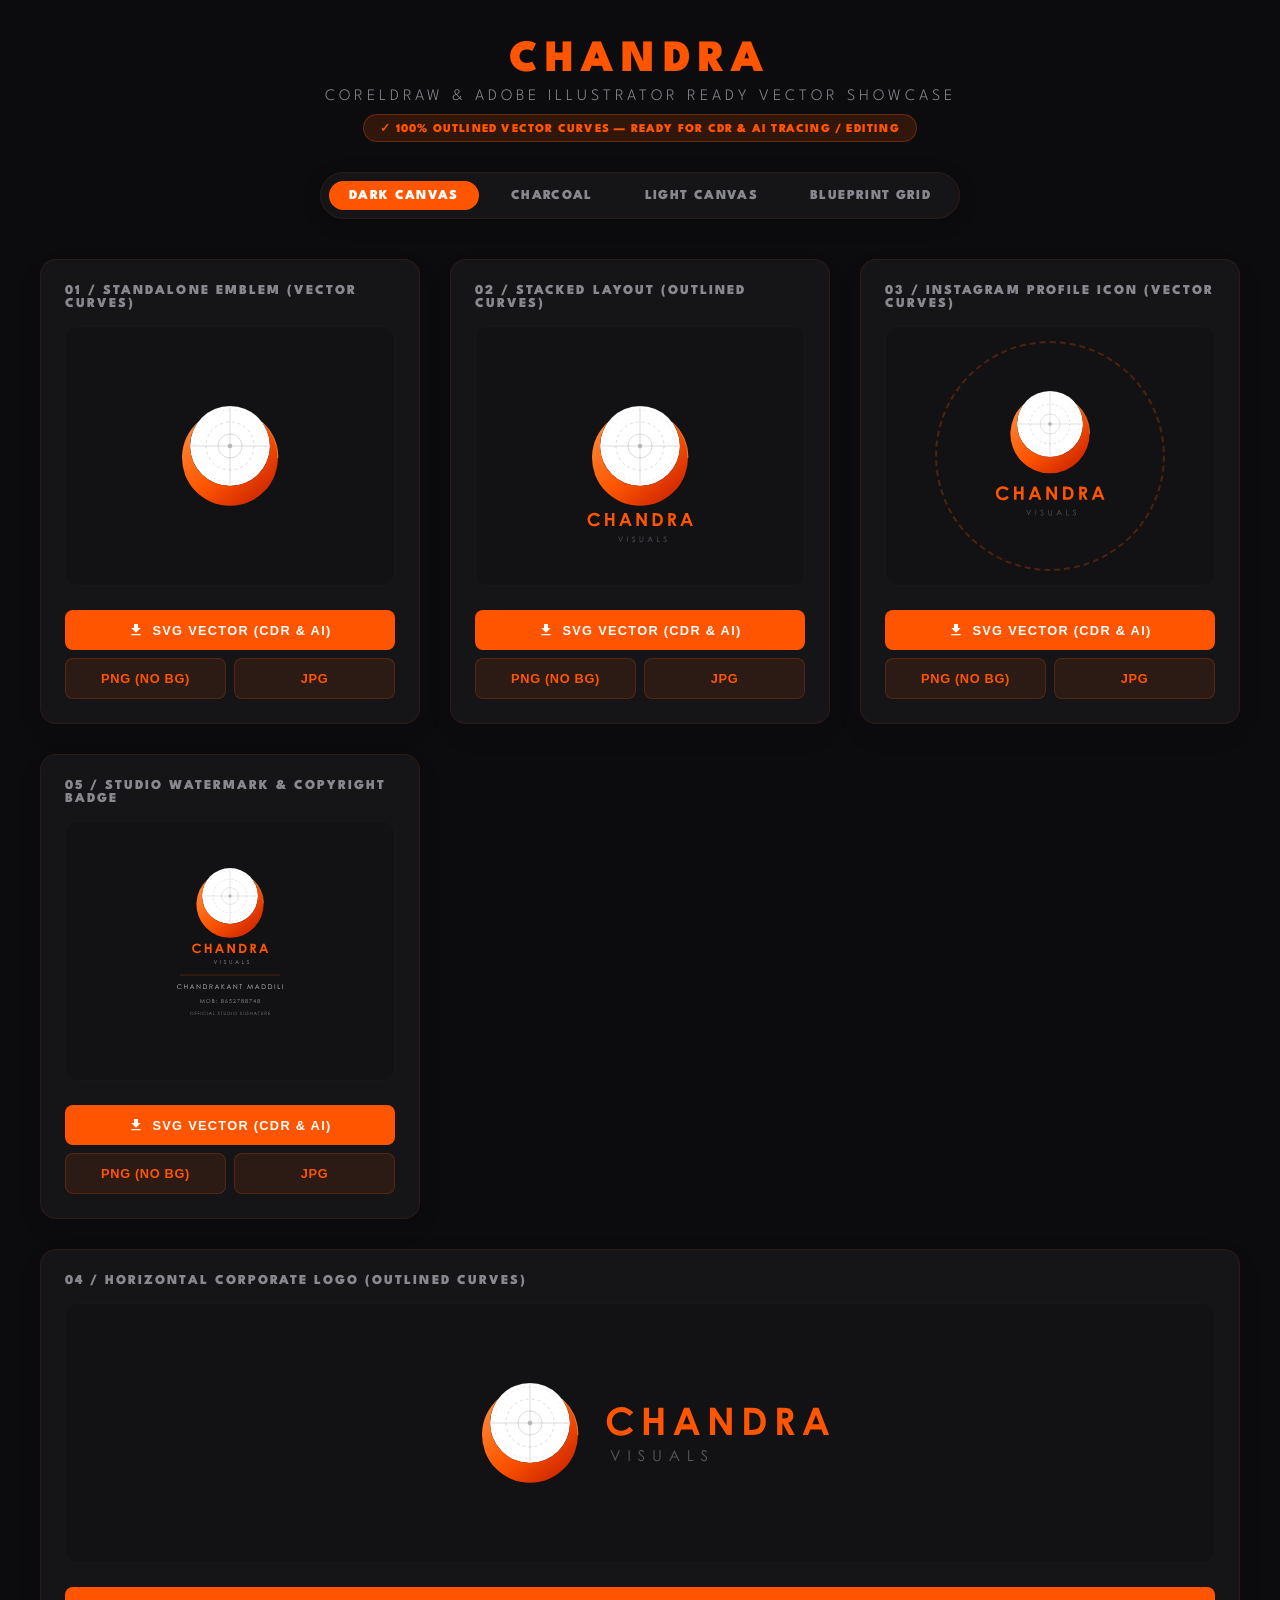
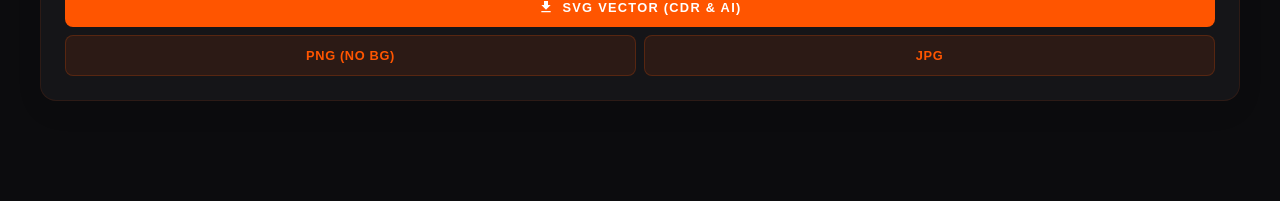
<file: logo_showcase.html>
<!DOCTYPE html>
<html lang="en">
<head>
  <meta charset="UTF-8">
  <meta name="viewport" content="width=device-width, initial-scale=1.0">
  <title>Chandra Visuals — CorelDraw &amp; Illustrator Vector Brand Showcase</title>
  <style>
    @import url('https://fonts.googleapis.com/css2?family=League+Spartan:wght@300;900&display=swap');
    
    :root {
      --bg-color: #0c0c0e;
      --card-bg: #151518;
      --card-border: rgba(255, 85, 0, 0.1);
      --text-main: #f0f0f5;
      --text-muted: #88888f;
    }

    body.light {
      --bg-color: #f5f5f7;
      --card-bg: #ffffff;
      --card-border: rgba(0, 0, 0, 0.06);
      --text-main: #1d1d1f;
      --text-muted: #55555c;
    }

    body.charcoal {
      --bg-color: #1a1a1f;
      --card-bg: #22222b;
      --card-border: rgba(255, 255, 255, 0.04);
      --text-main: #e4e4e7;
      --text-muted: #a1a1aa;
    }

    body.grid {
      --bg-color: #0c0c0e;
      --card-bg: rgba(21, 21, 24, 0.7);
      --card-border: rgba(255, 85, 0, 0.15);
      --text-main: #f0f0f5;
      --text-muted: #88888f;
    }

    * {
      box-sizing: border-box;
      margin: 0;
      padding: 0;
      transition: background-color 0.3s ease, border-color 0.3s ease, color 0.3s ease;
    }

    body {
      background-color: var(--bg-color);
      color: var(--text-main);
      font-family: 'League Spartan', sans-serif;
      min-height: 100vh;
      padding: 40px 20px;
      display: flex;
      flex-direction: column;
      align-items: center;
      position: relative;
    }

    body.grid::before {
      content: "";
      position: absolute;
      top: 0; left: 0; right: 0; bottom: 0;
      background-image: 
        linear-gradient(rgba(255, 85, 0, 0.03) 1px, transparent 1px),
        linear-gradient(90deg, rgba(255, 85, 0, 0.03) 1px, transparent 1px);
      background-size: 20px 20px;
      pointer-events: none;
      z-index: -1;
    }

    header {
      text-align: center;
      margin-bottom: 30px;
      z-index: 10;
    }

    h1 {
      font-weight: 900;
      font-size: 2.8rem;
      letter-spacing: 0.16em;
      color: #FF5500;
      margin-bottom: 8px;
    }

    .subtitle {
      font-weight: 300;
      font-size: 1.0rem;
      color: var(--text-muted);
      letter-spacing: 0.25em;
      text-transform: uppercase;
    }

    .badge-vector {
      display: inline-block;
      margin-top: 10px;
      background: rgba(255, 85, 0, 0.15);
      color: #FF5500;
      border: 1px solid rgba(255, 85, 0, 0.3);
      padding: 6px 16px;
      border-radius: 20px;
      font-size: 0.75rem;
      font-weight: 900;
      letter-spacing: 0.1em;
      text-transform: uppercase;
    }

    /* Controls */
    .controls {
      display: flex;
      gap: 12px;
      background: var(--card-bg);
      border: 1px solid var(--card-border);
      padding: 8px;
      border-radius: 30px;
      margin-bottom: 40px;
      z-index: 10;
      box-shadow: 0 4px 20px rgba(0,0,0,0.15);
    }

    .btn-toggle {
      background: none;
      border: none;
      color: var(--text-muted);
      padding: 8px 20px;
      font-family: inherit;
      font-weight: 900;
      font-size: 0.85rem;
      letter-spacing: 0.1em;
      text-transform: uppercase;
      cursor: pointer;
      border-radius: 20px;
    }

    .btn-toggle:hover {
      color: var(--text-main);
    }

    .btn-toggle.active {
      background: #FF5500;
      color: #ffffff;
    }

    /* Grid */
    .grid-container {
      display: grid;
      grid-template-columns: 1fr;
      gap: 30px;
      max-width: 1200px;
      width: 100%;
      margin-bottom: 60px;
    }

    @media (min-width: 900px) {
      .grid-container {
        grid-template-columns: repeat(3, 1fr);
      }
      .card-horizontal {
        grid-column: span 3;
      }
    }

    .card {
      background: var(--card-bg);
      border: 1px solid var(--card-border);
      border-radius: 16px;
      padding: 24px;
      display: flex;
      flex-direction: column;
      align-items: center;
      box-shadow: 0 10px 30px rgba(0,0,0,0.05);
      position: relative;
    }

    .card-title {
      font-weight: 900;
      font-size: 0.85rem;
      letter-spacing: 0.15em;
      text-transform: uppercase;
      color: var(--text-muted);
      margin-bottom: 16px;
      align-self: flex-start;
    }

    .logo-window {
      width: 100%;
      height: 260px;
      display: flex;
      align-items: center;
      justify-content: center;
      background: rgba(0,0,0,0.1);
      border-radius: 12px;
      margin-bottom: 24px;
      overflow: hidden;
      border: 1px solid rgba(255, 255, 255, 0.02);
      position: relative;
    }

    .logo-window svg {
      max-height: 100%;
      max-width: 100%;
    }

    .download-group {
      display: flex;
      flex-direction: column;
      gap: 8px;
      width: 100%;
    }

    .download-row-btn {
      display: flex;
      gap: 8px;
      width: 100%;
    }

    .download-btn-main {
      flex: 2;
      background: #FF5500;
      color: #ffffff;
      text-decoration: none;
      font-weight: 900;
      font-size: 0.8rem;
      letter-spacing: 0.1em;
      text-transform: uppercase;
      text-align: center;
      padding: 12px;
      border-radius: 8px;
      display: flex;
      align-items: center;
      justify-content: center;
      gap: 8px;
      border: none;
      cursor: pointer;
    }

    .download-btn-main:hover {
      background: #e04f00;
    }

    .download-btn-main svg {
      width: 16px;
      height: 16px;
      fill: currentColor;
    }

    .download-btn-sub {
      flex: 1;
      background: rgba(255, 85, 0, 0.1);
      color: #FF5500;
      border: 1px solid rgba(255, 85, 0, 0.2);
      font-weight: 900;
      font-size: 0.8rem;
      padding: 12px;
      border-radius: 8px;
      cursor: pointer;
      text-transform: uppercase;
      letter-spacing: 0.05em;
    }

    .download-btn-sub:hover {
      background: rgba(255, 85, 0, 0.2);
    }

    .instagram-guide {
      position: absolute;
      border: 2px dashed rgba(255, 85, 0, 0.25);
      border-radius: 50%;
      width: 230px;
      height: 230px;
      pointer-events: none;
    }
  </style>
</head>
<body class="dark">

  <header>
    <h1>CHANDRA</h1>
    <div class="subtitle">CorelDraw &amp; Adobe Illustrator Ready Vector Showcase</div>
    <div class="badge-vector">✓ 100% Outlined Vector Curves — Ready for CDR &amp; AI Tracing / Editing</div>
  </header>

  <div class="controls">
    <button class="btn-toggle active" onclick="setTheme('dark')">Dark Canvas</button>
    <button class="btn-toggle" onclick="setTheme('charcoal')">Charcoal</button>
    <button class="btn-toggle" onclick="setTheme('light')">Light Canvas</button>
    <button class="btn-toggle" onclick="setTheme('grid')">Blueprint Grid</button>
  </div>

  <div class="grid-container">

    <!-- 01 / STANDALONE EMBLEM -->
    <div class="card">
      <div class="card-title">01 / Standalone Emblem (Vector Curves)</div>
      <div class="logo-window">
        <svg id="emblem-svg" viewBox="0 0 220 220" width="220" height="220" fill="none" xmlns="http://www.w3.org/2000/svg">
  <defs>
    <linearGradient id="crescent-grad" x1="0%" y1="0%" x2="100%" y2="100%">
      <stop offset="0%" stop-color="#FF8C3A"/>
      <stop offset="50%" stop-color="#FF5500"/>
      <stop offset="100%" stop-color="#C01800"/>
    </linearGradient>
  </defs>

  <defs>
    <clipPath id="sphere-clip">
      <circle cx="110" cy="100" r="40"/>
    </clipPath>
  </defs>

  <!-- LAYER 1: SPHERE BODY -->
  <g id="tracking_sphere">
    <circle cx="110" cy="100" r="40" fill="#ffffff" stroke="rgba(0, 0, 0, 0.08)" stroke-width="1"/>
  </g>

  <!-- LAYER 2: VFX CROSSHAIRS -->
  <g id="vfx_crosshairs" clip-path="url(#sphere-clip)" stroke="rgba(0, 0, 0, 0.18)" stroke-width="0.8">
    <line x1="110" y1="60" x2="110" y2="140"/>
    <line x1="70" y1="100" x2="150" y2="100"/>
    <circle cx="110" cy="100" r="12" fill="none"/>
    <circle cx="110" cy="100" r="24" fill="none" stroke-dasharray="3 3"/>
    <circle cx="110" cy="100" r="36" fill="none" stroke-dasharray="1 5"/>
    <circle cx="110" cy="100" r="2" fill="rgba(0, 0, 0, 0.18)"/>
  </g>

  <!-- LAYER 3: CRESCENT MOON (CHANDRAKOR) -->
  <g id="crescent_moon">
    <path d="M 78 76 A 48 48 0 1 0 142 76 A 40 40 0 1 1 78 76 Z" fill="url(#crescent-grad)"/>
    <path d="M 142 76 A 48 48 0 0 1 158 112" stroke="#FFB060" stroke-width="1" fill="none" opacity="0.6"/>
  </g>
</svg>

      </div>
      <div class="download-group">
        <button onclick="downloadVectorSVG('emblem-svg', 'chandra_visuals_logo_emblem.svg')" class="download-btn-main">
          <svg viewBox="0 0 24 24"><path d="M19 9h-4V3H9v6H5l7 7 7-7zM5 18v2h14v-2H5z"/></svg>
          SVG Vector (CDR &amp; AI)
        </button>
        <div class="download-row-btn">
          <button onclick="downloadAsImage('emblem-svg', 'chandra_visuals_logo_emblem', 'png')" class="download-btn-sub">PNG (No BG)</button>
          <button onclick="downloadAsImage('emblem-svg', 'chandra_visuals_logo_emblem', 'jpeg')" class="download-btn-sub">JPG</button>
        </div>
      </div>
    </div>

    <!-- 02 / STACKED LOGO -->
    <div class="card">
      <div class="card-title">02 / Stacked Layout (Outlined Curves)</div>
      <div class="logo-window">
        <svg id="stacked-svg" viewBox="0 0 220 220" width="220" height="220" fill="none" xmlns="http://www.w3.org/2000/svg">
  <defs>
    <linearGradient id="crescent-grad-stacked" x1="0%" y1="0%" x2="100%" y2="100%">
      <stop offset="0%" stop-color="#FF8C3A"/>
      <stop offset="50%" stop-color="#FF5500"/>
      <stop offset="100%" stop-color="#C01800"/>
    </linearGradient>
  </defs>

  <defs>
    <clipPath id="sphere-clip-stacked">
      <circle cx="110" cy="100" r="40"/>
    </clipPath>
  </defs>

  <!-- LAYER 1: SPHERE BODY -->
  <g id="tracking_sphere">
    <circle cx="110" cy="100" r="40" fill="#ffffff" stroke="rgba(0, 0, 0, 0.08)" stroke-width="1"/>
  </g>

  <!-- LAYER 2: VFX CROSSHAIRS -->
  <g id="vfx_crosshairs" clip-path="url(#sphere-clip-stacked)" stroke="rgba(0, 0, 0, 0.18)" stroke-width="0.8">
    <line x1="110" y1="60" x2="110" y2="140"/>
    <line x1="70" y1="100" x2="150" y2="100"/>
    <circle cx="110" cy="100" r="12" fill="none"/>
    <circle cx="110" cy="100" r="24" fill="none" stroke-dasharray="3 3"/>
    <circle cx="110" cy="100" r="36" fill="none" stroke-dasharray="1 5"/>
    <circle cx="110" cy="100" r="2" fill="rgba(0, 0, 0, 0.18)"/>
  </g>

  <!-- LAYER 3: CRESCENT MOON -->
  <g id="crescent_moon">
    <path d="M 78 76 A 48 48 0 1 0 142 76 A 40 40 0 1 1 78 76 Z" fill="url(#crescent-grad-stacked)"/>
    <path d="M 142 76 A 48 48 0 0 1 158 112" stroke="#FFB060" stroke-width="1" fill="none" opacity="0.6"/>
  </g>

  <!-- LAYER 4: BRAND TYPOGRAPHY (OUTLINED VECTOR CURVES) -->
  <g id="wordmark_chandra">
    <path d="M70.08412109375001 169.34765625 68.36146484375001 170.9912109375Q66.60365234375001 169.13671875 64.40638671875001 169.13671875Q62.55189453125001 169.13671875 61.28187500000001 170.40234375Q60.01185546875001 171.66796875 60.01185546875001 173.5224609375Q60.01185546875001 174.814453125 60.57435546875001 175.81640625Q61.13685546875001 176.818359375 62.16517578125001 177.3896484375Q63.19349609375001 177.9609375 64.45033203125001 177.9609375Q65.52259765625001 177.9609375 66.41029296875001 177.56103515625Q67.29798828125001 177.1611328125 68.36146484375001 176.1064453125L70.03138671875001 177.8466796875Q68.59876953125001 179.244140625 67.32435546875001 179.78466796875Q66.04994140625001 180.3251953125 64.41517578125001 180.3251953125Q61.40052734375001 180.3251953125 59.48011718750001 178.41357421875Q57.55970703125001 176.501953125 57.55970703125001 173.513671875Q57.55970703125001 171.580078125 58.43421875000001 170.0771484375Q59.30873046875001 168.57421875 60.93910156250001 167.66015625Q62.56947265625001 166.74609375 64.45033203125001 166.74609375Q66.04994140625001 166.74609375 67.53089843750001 167.4228515625Q69.01185546875001 168.099609375 70.08412109375001 169.34765625Z M75.10865234375001 167.0712890625H77.60474609375001V171.94921875H81.92896484375001V167.0712890625H84.41626953125001V180.0H81.92896484375001V174.3310546875H77.60474609375001V180.0H75.10865234375001Z M94.17810546875 167.0712890625H96.67419921875L101.64880859375 180.0H99.09119140625L98.08044921875 177.3369140625H92.80701171875L91.75232421875 180.0H89.19470703125ZM95.44373046875 170.4990234375 93.72107421875 174.9375H97.15759765625Z M106.44482421875 167.0712890625H108.80029296875L114.34619140625 175.5791015625V167.0712890625H116.80712890625V180.0H114.44287109375L108.90576171875 171.5185546875V180.0H106.44482421875Z M122.64025390625 167.0712890625H125.55822265625Q128.37951171875 167.0712890625 129.75060546875 167.77001953125Q131.12169921875 168.46875 132.00939453125 170.0419921875Q132.89708984375 171.615234375 132.89708984375 173.7158203125Q132.89708984375 175.2099609375 132.4005078125 176.46240234375Q131.90392578125 177.71484375 131.0294140625 178.541015625Q130.15490234375 179.3671875 129.13537109375 179.68359375Q128.11583984375 180.0 125.60216796875 180.0H122.64025390625ZM125.09240234375 169.4443359375V177.591796875H126.23498046875Q127.92248046875 177.591796875 128.682734375 177.205078125Q129.44298828125 176.818359375 129.92638671875 175.904296875Q130.40978515625 174.990234375 130.40978515625 173.654296875Q130.40978515625 171.59765625 129.25841796875 170.4638671875Q128.22130859375 169.4443359375 125.92736328125 169.4443359375Z M138.28197265625 167.0712890625H140.89232421875Q143.03685546875 167.0712890625 143.9465234375 167.45361328125Q144.85619140625 167.8359375 145.40990234375 168.7236328125Q145.96361328125 169.611328125 145.96361328125 170.82421875Q145.96361328125 172.0986328125 145.3527734375 172.95556640625Q144.74193359375 173.8125 143.51146484375 174.251953125L146.57005859375 180.0H143.88060546875L140.97142578125 174.5244140625H140.74291015625V180.0H138.28197265625ZM140.74291015625 172.125H141.51634765625Q142.69408203125 172.125 143.1379296875 171.8173828125Q143.58177734375 171.509765625 143.58177734375 170.7978515625Q143.58177734375 170.3759765625 143.36205078125 170.06396484375Q143.14232421875 169.751953125 142.77318359375 169.61572265625Q142.40404296875 169.4794921875 141.41966796875 169.4794921875H140.74291015625Z M155.37388671875 167.0712890625H157.86998046875L162.84458984375 180.0H160.28697265625L159.27623046875 177.3369140625H154.00279296875L152.94810546875 180.0H150.39048828125ZM156.63951171875 170.4990234375 154.91685546875 174.9375H158.35337890625Z" fill="#FF5500"/>
  </g>
  <g id="wordmark_visuals">
    <path d="M88.2175048828125 190.613037109375H88.8034423828125L90.5868896484375 194.77685546875L92.4032958984375 190.613037109375H92.9892333984375L90.6454833984375 196.0H90.5282958984375Z M97.26687011718751 190.613037109375H97.80520019531251V196.0H97.26687011718751Z M101.93269042968751 194.99658203125 102.39045410156251 194.721923828125Q102.87385253906251 195.61181640625 103.50739746093751 195.61181640625Q103.77839355468751 195.61181640625 104.01643066406251 195.4854736328125Q104.25446777343751 195.359130859375 104.37897949218751 195.146728515625Q104.50349121093751 194.934326171875 104.50349121093751 194.6962890625Q104.50349121093751 194.42529296875 104.32038574218751 194.165283203125Q104.06770019531251 193.806396484375 103.39753417968751 193.301025390625Q102.72370605468751 192.7919921875 102.55891113281251 192.56494140625Q102.27326660156251 192.18408203125 102.27326660156251 191.740966796875Q102.27326660156251 191.389404296875 102.44172363281251 191.10009765625Q102.61018066406251 190.810791015625 102.91596679687501 190.6441650390625Q103.22175292968751 190.4775390625 103.58063964843751 190.4775390625Q103.96149902343751 190.4775390625 104.29291992187501 190.6661376953125Q104.62434082031251 190.854736328125 104.99421386718751 191.360107421875L104.55476074218751 191.693359375Q104.25080566406251 191.29052734375 104.03657226562501 191.162353515625Q103.82233886718751 191.0341796875 103.56965332031251 191.0341796875Q103.24372558593751 191.0341796875 103.03681640625001 191.23193359375Q102.82990722656251 191.4296875 102.82990722656251 191.718994140625Q102.82990722656251 191.894775390625 102.90314941406251 192.0595703125Q102.97639160156251 192.224365234375 103.17048339843751 192.41845703125Q103.27668457031251 192.52099609375 103.86628417968751 192.956787109375Q104.56574707031251 193.47314453125 104.82575683593751 193.8759765625Q105.08576660156251 194.27880859375 105.08576660156251 194.685302734375Q105.08576660156251 195.271240234375 104.64082031250001 195.703369140625Q104.19587402343751 196.135498046875 103.55866699218751 196.135498046875Q103.06794433593751 196.135498046875 102.66877441406251 195.8736572265625Q102.26960449218751 195.61181640625 101.93269042968751 194.99658203125Z M109.6929931640625 190.613037109375H110.2313232421875V193.864990234375Q110.2313232421875 194.443603515625 110.2532958984375 194.58642578125Q110.2935791015625 194.905029296875 110.4400634765625 195.1192626953125Q110.5865478515625 195.33349609375 110.8905029296875 195.4781494140625Q111.1944580078125 195.622802734375 111.5020751953125 195.622802734375Q111.7694091796875 195.622802734375 112.0147705078125 195.50927734375Q112.2601318359375 195.395751953125 112.4249267578125 195.1943359375Q112.5897216796875 194.992919921875 112.6666259765625 194.707275390625Q112.7215576171875 194.502197265625 112.7215576171875 193.864990234375V190.613037109375H113.2598876953125V193.864990234375Q113.2598876953125 194.58642578125 113.118896484375 195.0313720703125Q112.9779052734375 195.476318359375 112.554931640625 195.805908203125Q112.1319580078125 196.135498046875 111.5313720703125 196.135498046875Q110.8795166015625 196.135498046875 110.4144287109375 195.82421875Q109.9493408203125 195.512939453125 109.7918701171875 195.000244140625Q109.6929931640625 194.685302734375 109.6929931640625 193.864990234375Z M120.2364990234375 190.613037109375 122.7487060546875 196.0H122.1700927734375L121.3241455078125 194.2275390625H119.0023681640625L118.1600830078125 196.0H117.5594970703125L120.1046630859375 190.613037109375ZM120.1705810546875 191.755615234375 119.2440673828125 193.70751953125H121.0861083984375Z M127.0336669921875 190.613037109375H127.5756591796875V195.47998046875H129.6447509765625V196.0H127.0336669921875Z M133.39138183593752 194.99658203125 133.84914550781252 194.721923828125Q134.33254394531252 195.61181640625 134.96608886718752 195.61181640625Q135.23708496093752 195.61181640625 135.47512207031252 195.4854736328125Q135.71315917968752 195.359130859375 135.83767089843752 195.146728515625Q135.96218261718752 194.934326171875 135.96218261718752 194.6962890625Q135.96218261718752 194.42529296875 135.77907714843752 194.165283203125Q135.52639160156252 193.806396484375 134.85622558593752 193.301025390625Q134.18239746093752 192.7919921875 134.01760253906252 192.56494140625Q133.73195800781252 192.18408203125 133.73195800781252 191.740966796875Q133.73195800781252 191.389404296875 133.90041503906252 191.10009765625Q134.06887207031252 190.810791015625 134.37465820312502 190.6441650390625Q134.68044433593752 190.4775390625 135.03933105468752 190.4775390625Q135.42019042968752 190.4775390625 135.75161132812502 190.6661376953125Q136.08303222656252 190.854736328125 136.45290527343752 191.360107421875L136.01345214843752 191.693359375Q135.70949707031252 191.29052734375 135.49526367187502 191.162353515625Q135.28103027343752 191.0341796875 135.02834472656252 191.0341796875Q134.70241699218752 191.0341796875 134.49550781250002 191.23193359375Q134.28859863281252 191.4296875 134.28859863281252 191.718994140625Q134.28859863281252 191.894775390625 134.36184082031252 192.0595703125Q134.43508300781252 192.224365234375 134.62917480468752 192.41845703125Q134.73537597656252 192.52099609375 135.32497558593752 192.956787109375Q136.02443847656252 193.47314453125 136.28444824218752 193.8759765625Q136.54445800781252 194.27880859375 136.54445800781252 194.685302734375Q136.54445800781252 195.271240234375 136.09951171875002 195.703369140625Q135.65456542968752 196.135498046875 135.01735839843752 196.135498046875Q134.52663574218752 196.135498046875 134.12746582031252 195.8736572265625Q133.72829589843752 195.61181640625 133.39138183593752 194.99658203125Z" fill="#55555c"/>
  </g>
</svg>

      </div>
      <div class="download-group">
        <button onclick="downloadVectorSVG('stacked-svg', 'chandra_visuals_logo_stacked.svg')" class="download-btn-main">
          <svg viewBox="0 0 24 24"><path d="M19 9h-4V3H9v6H5l7 7 7-7zM5 18v2h14v-2H5z"/></svg>
          SVG Vector (CDR &amp; AI)
        </button>
        <div class="download-row-btn">
          <button onclick="downloadAsImage('stacked-svg', 'chandra_visuals_logo_stacked', 'png')" class="download-btn-sub">PNG (No BG)</button>
          <button onclick="downloadAsImage('stacked-svg', 'chandra_visuals_logo_stacked', 'jpeg')" class="download-btn-sub">JPG</button>
        </div>
      </div>
    </div>

    <!-- 03 / INSTAGRAM PROFILE ICON -->
    <div class="card">
      <div class="card-title">03 / Instagram Profile Icon (Vector Curves)</div>
      <div class="logo-window">
        <div class="instagram-guide"></div>
        <svg id="instagram-svg" viewBox="0 0 500 500" width="500" height="500" fill="none" xmlns="http://www.w3.org/2000/svg">
  <defs>
    <linearGradient id="crescent-grad-insta" x1="0%" y1="0%" x2="100%" y2="100%">
      <stop offset="0%" stop-color="#FF8C3A"/>
      <stop offset="50%" stop-color="#FF5500"/>
      <stop offset="100%" stop-color="#C01800"/>
    </linearGradient>
  </defs>

  <defs>
    <clipPath id="sphere-clip-insta">
      <circle cx="110" cy="100" r="40"/>
    </clipPath>
  </defs>

  <!-- LAYER 1: EMBLEM GROUP (Scaled 1.6x) -->
  <g id="emblem_scaled" transform="translate(74, 28) scale(1.6)">
    <circle cx="110" cy="100" r="40" fill="#ffffff" stroke="rgba(0, 0, 0, 0.08)" stroke-width="1"/>
    <g clip-path="url(#sphere-clip-insta)" stroke="rgba(0, 0, 0, 0.18)" stroke-width="0.8">
      <line x1="110" y1="60" x2="110" y2="140"/>
      <line x1="70" y1="100" x2="150" y2="100"/>
      <circle cx="110" cy="100" r="12" fill="none"/>
      <circle cx="110" cy="100" r="24" fill="none" stroke-dasharray="3 3"/>
      <circle cx="110" cy="100" r="36" fill="none" stroke-dasharray="1 5"/>
      <circle cx="110" cy="100" r="2" fill="rgba(0, 0, 0, 0.18)"/>
    </g>
    <path d="M 78 76 A 48 48 0 1 0 142 76 A 40 40 0 1 1 78 76 Z" fill="url(#crescent-grad-insta)"/>
    <path d="M 142 76 A 48 48 0 0 1 158 112" stroke="#FFB060" stroke-width="1" fill="none" opacity="0.6"/>
  </g>

  <!-- LAYER 2: BRAND TYPOGRAPHY (OUTLINED VECTOR CURVES) -->
  <g id="wordmark_chandra">
    <path d="M170.16824218750003 313.6953125 166.72292968750003 316.982421875Q163.20730468750003 313.2734375 158.81277343750003 313.2734375Q155.10378906250003 313.2734375 152.56375000000003 315.8046875Q150.02371093750003 318.3359375 150.02371093750003 322.044921875Q150.02371093750003 324.62890625 151.14871093750003 326.6328125Q152.27371093750003 328.63671875 154.33035156250003 329.779296875Q156.38699218750003 330.921875 158.90066406250003 330.921875Q161.04519531250003 330.921875 162.82058593750003 330.1220703125Q164.59597656250003 329.322265625 166.72292968750003 327.212890625L170.06277343750003 330.693359375Q167.19753906250003 333.48828125 164.64871093750003 334.5693359375Q162.09988281250003 335.650390625 158.83035156250003 335.650390625Q152.80105468750003 335.650390625 148.96023437500003 331.8271484375Q145.11941406250003 328.00390625 145.11941406250003 322.02734375Q145.11941406250003 318.16015625 146.86843750000003 315.154296875Q148.61746093750003 312.1484375 151.87820312500003 310.3203125Q155.13894531250003 308.4921875 158.90066406250003 308.4921875Q162.09988281250003 308.4921875 165.06179687500003 309.845703125Q168.02371093750003 311.19921875 170.16824218750003 313.6953125Z M180.21730468750002 309.142578125H185.20949218750002V318.8984375H193.85792968750002V309.142578125H198.83253906250002V335.0H193.85792968750002V323.662109375H185.20949218750002V335.0H180.21730468750002Z M218.3562109375 309.142578125H223.3483984375L233.2976171875 335.0H228.1823828125L226.1608984375 329.673828125H215.6140234375L213.5046484375 335.0H208.3894140625ZM220.8874609375 315.998046875 217.4421484375 324.875H224.3151953125Z M242.88964843750003 309.142578125H247.60058593750003L258.6923828125 326.158203125V309.142578125H263.6142578125V335.0H258.8857421875L247.81152343750003 318.037109375V335.0H242.88964843750003Z M275.2805078125 309.142578125H281.1164453125Q286.7590234375 309.142578125 289.5012109375 310.5400390625Q292.2433984375 311.9375 294.0187890625 315.083984375Q295.7941796875 318.23046875 295.7941796875 322.431640625Q295.7941796875 325.419921875 294.801015625 327.9248046875Q293.8078515625 330.4296875 292.058828125 332.08203125Q290.3098046875 333.734375 288.2707421875 334.3671875Q286.2316796875 335.0 281.2043359375 335.0H275.2805078125ZM280.1848046875 313.888671875V330.18359375H282.4699609375Q285.8449609375 330.18359375 287.36546875 329.41015625Q288.8859765625 328.63671875 289.8527734375 326.80859375Q290.8195703125 324.98046875 290.8195703125 322.30859375Q290.8195703125 318.1953125 288.5168359375 315.927734375Q286.4426171875 313.888671875 281.8547265625 313.888671875Z M306.5639453125 309.142578125H311.7846484375Q316.0737109375 309.142578125 317.893046875 309.9072265625Q319.7123828125 310.671875 320.8198046875 312.447265625Q321.9272265625 314.22265625 321.9272265625 316.6484375Q321.9272265625 319.197265625 320.705546875 320.9111328125Q319.4838671875 322.625 317.0229296875 323.50390625L323.1401171875 335.0H317.7612109375L311.9428515625 324.048828125H311.4858203125V335.0H306.5639453125ZM311.4858203125 319.25H313.0326953125Q315.3881640625 319.25 316.275859375 318.634765625Q317.1635546875 318.01953125 317.1635546875 316.595703125Q317.1635546875 315.751953125 316.7241015625 315.1279296875Q316.2846484375 314.50390625 315.5463671875 314.2314453125Q314.8080859375 313.958984375 312.8393359375 313.958984375H311.4858203125Z M340.7477734375 309.142578125H345.7399609375L355.6891796875 335.0H350.5739453125L348.5524609375 329.673828125H338.0055859375L335.8962109375 335.0H330.7809765625ZM343.2790234375 315.998046875 339.8337109375 324.875H346.7067578125Z" fill="#FF5500"/>
  </g>
  <g id="wordmark_visuals">
    <path d="M203.935009765625 354.22607421875H205.106884765625L208.673779296875 362.5537109375L212.306591796875 354.22607421875H213.478466796875L208.790966796875 365.0H208.556591796875Z M222.03374023437502 354.22607421875H223.11040039062502V365.0H222.03374023437502Z M231.36538085937502 362.9931640625 232.28090820312502 362.44384765625Q233.24770507812502 364.2236328125 234.51479492187502 364.2236328125Q235.05678710937502 364.2236328125 235.53286132812502 363.970947265625Q236.00893554687502 363.71826171875 236.25795898437502 363.29345703125Q236.50698242187502 362.86865234375 236.50698242187502 362.392578125Q236.50698242187502 361.8505859375 236.14077148437502 361.33056640625Q235.63540039062502 360.61279296875 234.29506835937502 359.60205078125Q232.94741210937502 358.583984375 232.61782226562502 358.1298828125Q232.04653320312502 357.3681640625 232.04653320312502 356.48193359375Q232.04653320312502 355.77880859375 232.38344726562502 355.2001953125Q232.72036132812502 354.62158203125 233.33193359375002 354.288330078125Q233.94350585937502 353.955078125 234.66127929687502 353.955078125Q235.42299804687502 353.955078125 236.08583984375002 354.332275390625Q236.74868164062502 354.70947265625 237.48842773437502 355.72021484375L236.60952148437502 356.38671875Q236.00161132812502 355.5810546875 235.57314453125002 355.32470703125Q235.14467773437502 355.068359375 234.63930664062502 355.068359375Q233.98745117187502 355.068359375 233.57363281250002 355.4638671875Q233.15981445312502 355.859375 233.15981445312502 356.43798828125Q233.15981445312502 356.78955078125 233.30629882812502 357.119140625Q233.45278320312502 357.44873046875 233.84096679687502 357.8369140625Q234.05336914062502 358.0419921875 235.23256835937502 358.91357421875Q236.63149414062502 359.9462890625 237.15151367187502 360.751953125Q237.67153320312502 361.5576171875 237.67153320312502 362.37060546875Q237.67153320312502 363.54248046875 236.78164062500002 364.40673828125Q235.89174804687502 365.27099609375 234.61733398437502 365.27099609375Q233.63588867187502 365.27099609375 232.83754882812502 364.747314453125Q232.03920898437502 364.2236328125 231.36538085937502 362.9931640625Z M246.885986328125 354.22607421875H247.962646484375V360.72998046875Q247.962646484375 361.88720703125 248.006591796875 362.1728515625Q248.087158203125 362.81005859375 248.380126953125 363.238525390625Q248.673095703125 363.6669921875 249.281005859375 363.956298828125Q249.888916015625 364.24560546875 250.504150390625 364.24560546875Q251.038818359375 364.24560546875 251.529541015625 364.0185546875Q252.020263671875 363.79150390625 252.349853515625 363.388671875Q252.679443359375 362.98583984375 252.833251953125 362.41455078125Q252.943115234375 362.00439453125 252.943115234375 360.72998046875V354.22607421875H254.019775390625V360.72998046875Q254.019775390625 362.1728515625 253.73779296875 363.062744140625Q253.455810546875 363.95263671875 252.60986328125 364.61181640625Q251.763916015625 365.27099609375 250.562744140625 365.27099609375Q249.259033203125 365.27099609375 248.328857421875 364.6484375Q247.398681640625 364.02587890625 247.083740234375 363.00048828125Q246.885986328125 362.37060546875 246.885986328125 360.72998046875Z M267.972998046875 354.22607421875 272.997412109375 365.0H271.840185546875L270.148291015625 361.455078125H265.504736328125L263.820166015625 365.0H262.618994140625L267.709326171875 354.22607421875ZM267.841162109375 356.51123046875 265.988134765625 360.4150390625H269.672216796875Z M281.567333984375 354.22607421875H282.651318359375V363.9599609375H286.789501953125V365.0H281.567333984375Z M294.28276367187505 362.9931640625 295.19829101562505 362.44384765625Q296.16508789062505 364.2236328125 297.43217773437505 364.2236328125Q297.97416992187505 364.2236328125 298.45024414062505 363.970947265625Q298.92631835937505 363.71826171875 299.17534179687505 363.29345703125Q299.42436523437505 362.86865234375 299.42436523437505 362.392578125Q299.42436523437505 361.8505859375 299.05815429687505 361.33056640625Q298.55278320312505 360.61279296875 297.21245117187505 359.60205078125Q295.86479492187505 358.583984375 295.53520507812505 358.1298828125Q294.96391601562505 357.3681640625 294.96391601562505 356.48193359375Q294.96391601562505 355.77880859375 295.30083007812505 355.2001953125Q295.63774414062505 354.62158203125 296.24931640625005 354.288330078125Q296.86088867187505 353.955078125 297.57866210937505 353.955078125Q298.34038085937505 353.955078125 299.00322265625005 354.332275390625Q299.66606445312505 354.70947265625 300.40581054687505 355.72021484375L299.52690429687505 356.38671875Q298.91899414062505 355.5810546875 298.49052734375005 355.32470703125Q298.06206054687505 355.068359375 297.55668945312505 355.068359375Q296.90483398437505 355.068359375 296.49101562500005 355.4638671875Q296.07719726562505 355.859375 296.07719726562505 356.43798828125Q296.07719726562505 356.78955078125 296.22368164062505 357.119140625Q296.37016601562505 357.44873046875 296.75834960937505 357.8369140625Q296.97075195312505 358.0419921875 298.14995117187505 358.91357421875Q299.54887695312505 359.9462890625 300.06889648437505 360.751953125Q300.58891601562505 361.5576171875 300.58891601562505 362.37060546875Q300.58891601562505 363.54248046875 299.69902343750005 364.40673828125Q298.80913085937505 365.27099609375 297.53471679687505 365.27099609375Q296.55327148437505 365.27099609375 295.75493164062505 364.747314453125Q294.95659179687505 364.2236328125 294.28276367187505 362.9931640625Z" fill="#55555c"/>
  </g>
</svg>

      </div>
      <div class="download-group">
        <button onclick="downloadVectorSVG('instagram-svg', 'chandra_visuals_logo_instagram.svg')" class="download-btn-main">
          <svg viewBox="0 0 24 24"><path d="M19 9h-4V3H9v6H5l7 7 7-7zM5 18v2h14v-2H5z"/></svg>
          SVG Vector (CDR &amp; AI)
        </button>
        <div class="download-row-btn">
          <button onclick="downloadAsImage('instagram-svg', 'chandra_visuals_instagram_icon', 'png')" class="download-btn-sub">PNG (No BG)</button>
          <button onclick="downloadAsImage('instagram-svg', 'chandra_visuals_instagram_icon', 'jpeg')" class="download-btn-sub">JPG</button>
        </div>
      </div>
    </div>

    <!-- 05 / WATERMARK SIGNATURE -->
    <div class="card">
      <div class="card-title">05 / Studio Watermark &amp; Copyright Badge</div>
      <div class="logo-window">
        <svg id="watermark-svg" viewBox="0 0 220 220" width="220" height="220" fill="none" xmlns="http://www.w3.org/2000/svg">
  <defs>
    <linearGradient id="crescent-grad-wm" x1="0%" y1="0%" x2="100%" y2="100%">
      <stop offset="0%" stop-color="#FF8C3A"/>
      <stop offset="50%" stop-color="#FF5500"/>
      <stop offset="100%" stop-color="#C01800"/>
    </linearGradient>
  </defs>

  <defs>
    <clipPath id="sphere-clip-wm">
      <circle cx="110" cy="55" r="28"/>
    </clipPath>
  </defs>

  <!-- LAYER 1: EMBLEM GROUP -->
  <g id="wm_emblem_group">
    <circle cx="110" cy="55" r="28" fill="#ffffff" stroke="rgba(0, 0, 0, 0.08)" stroke-width="0.8"/>
    <g clip-path="url(#sphere-clip-wm)" stroke="rgba(0, 0, 0, 0.18)" stroke-width="0.6">
      <line x1="110" y1="27" x2="110" y2="83"/>
      <line x1="82" y1="55" x2="138" y2="55"/>
      <circle cx="110" cy="55" r="8.4" fill="none"/>
      <circle cx="110" cy="55" r="16.8" fill="none" stroke-dasharray="2 2"/>
      <circle cx="110" cy="55" r="25.2" fill="none" stroke-dasharray="1 3"/>
      <circle cx="110" cy="55" r="1.5" fill="rgba(0, 0, 0, 0.18)"/>
    </g>
    <path d="M 87.6 38.2 A 33.6 33.6 0 1 0 132.4 38.2 A 28 28 0 1 1 87.6 38.2 Z" fill="url(#crescent-grad-wm)"/>
    <path d="M 132.4 38.2 A 33.6 33.6 0 0 1 143.6 62" stroke="#FFB060" stroke-width="0.7" fill="none" opacity="0.6"/>
  </g>

  <!-- LAYER 2: BRAND TYPOGRAPHY (OUTLINED VECTOR CURVES) -->
  <g id="wm_wordmark_chandra">
    <path d="M81.171865234375 104.306640625 79.927724609375 105.49365234375Q78.658193359375 104.154296875 77.071279296875 104.154296875Q75.731923828125 104.154296875 74.8146875 105.068359375Q73.897451171875 105.982421875 73.897451171875 107.32177734375Q73.897451171875 108.2548828125 74.303701171875 108.978515625Q74.709951171875 109.7021484375 75.452626953125 110.11474609375Q76.195302734375 110.52734375 77.103017578125 110.52734375Q77.877431640625 110.52734375 78.518544921875 110.238525390625Q79.159658203125 109.94970703125 79.927724609375 109.18798828125L81.133779296875 110.44482421875Q80.099111328125 111.4541015625 79.178701171875 111.844482421875Q78.258291015625 112.23486328125 77.077626953125 112.23486328125Q74.900380859375 112.23486328125 73.51341796875 110.854248046875Q72.126455078125 109.4736328125 72.126455078125 107.3154296875Q72.126455078125 105.9189453125 72.758046875 104.83349609375Q73.389638671875 103.748046875 74.56712890625 103.087890625Q75.744619140625 102.427734375 77.103017578125 102.427734375Q78.258291015625 102.427734375 79.32787109375 102.91650390625Q80.397451171875 103.4052734375 81.171865234375 104.306640625Z M84.800693359375 102.66259765625H86.603427734375V106.185546875H89.726474609375V102.66259765625H91.522861328125V112.0H89.726474609375V107.90576171875H86.603427734375V112.0H84.800693359375Z M98.573076171875 102.66259765625H100.375810546875L103.968583984375 112.0H102.121416015625L101.391435546875 110.07666015625H97.582841796875L96.821123046875 112.0H94.973955078125ZM99.487138671875 105.13818359375 98.242998046875 108.34375H100.724931640625Z M107.432373046875 102.66259765625H109.133544921875L113.138916015625 108.80712890625V102.66259765625H114.916259765625V112.0H113.208740234375L109.209716796875 105.87451171875V112.0H107.432373046875Z M119.129072265625 102.66259765625H121.236494140625Q123.274091796875 102.66259765625 124.264326171875 103.167236328125Q125.254560546875 103.671875 125.895673828125 104.80810546875Q126.536787109375 105.9443359375 126.536787109375 107.46142578125Q126.536787109375 108.54052734375 126.17814453125 109.445068359375Q125.819501953125 110.349609375 125.18791015625 110.9462890625Q124.556318359375 111.54296875 123.819990234375 111.771484375Q123.083662109375 112.0 121.268232421875 112.0H119.129072265625ZM120.900068359375 104.37646484375V110.2607421875H121.725263671875Q122.944013671875 110.2607421875 123.4930859375 109.9814453125Q124.042158203125 109.7021484375 124.391279296875 109.0419921875Q124.740400390625 108.3818359375 124.740400390625 107.4169921875Q124.740400390625 105.931640625 123.908857421875 105.11279296875Q123.159833984375 104.37646484375 121.503095703125 104.37646484375Z M130.425869140625 102.66259765625H132.311123046875Q133.859951171875 102.66259765625 134.51693359375 102.938720703125Q135.173916015625 103.21484375 135.573818359375 103.85595703125Q135.973720703125 104.4970703125 135.973720703125 105.373046875Q135.973720703125 106.29345703125 135.53255859375 106.912353515625Q135.091396484375 107.53125 134.202724609375 107.8486328125L136.411708984375 112.0H134.469326171875L132.368251953125 108.04541015625H132.203212890625V112.0H130.425869140625ZM132.203212890625 106.3125H132.761806640625Q133.612392578125 106.3125 133.93294921875 106.09033203125Q134.253505859375 105.8681640625 134.253505859375 105.35400390625Q134.253505859375 105.04931640625 134.094814453125 104.823974609375Q133.936123046875 104.5986328125 133.669521484375 104.500244140625Q133.402919921875 104.40185546875 132.691982421875 104.40185546875H132.203212890625Z M142.770029296875 102.66259765625H144.572763671875L148.165537109375 112.0H146.318369140625L145.588388671875 110.07666015625H141.779794921875L141.018076171875 112.0H139.170908203125ZM143.684091796875 105.13818359375 142.439951171875 108.34375H144.921884765625Z" fill="#FF5500"/>
  </g>
  <g id="wm_wordmark_visuals">
    <path d="M93.6928369140625 119.049560546875H94.1225244140625L95.4303857421875 122.10302734375L96.7624169921875 119.049560546875H97.1921044921875L95.4733544921875 123.0H95.3874169921875Z M100.3290380859375 119.049560546875H100.7238134765625V123.0H100.3290380859375Z M103.7506396484375 122.26416015625 104.0863330078125 122.062744140625Q104.4408251953125 122.71533203125 104.9054248046875 122.71533203125Q105.1041552734375 122.71533203125 105.2787158203125 122.6226806640625Q105.4532763671875 122.530029296875 105.5445849609375 122.374267578125Q105.6358935546875 122.218505859375 105.6358935546875 122.0439453125Q105.6358935546875 121.84521484375 105.5016162109375 121.654541015625Q105.3163134765625 121.391357421875 104.8248583984375 121.020751953125Q104.3307177734375 120.6474609375 104.2098681640625 120.48095703125Q104.0003955078125 120.20166015625 104.0003955078125 119.876708984375Q104.0003955078125 119.618896484375 104.1239306640625 119.40673828125Q104.2474658203125 119.194580078125 104.471708984375 119.0723876953125Q104.6959521484375 118.9501953125 104.9591357421875 118.9501953125Q105.2384326171875 118.9501953125 105.481474609375 119.0885009765625Q105.7245166015625 119.226806640625 105.9957568359375 119.597412109375L105.6734912109375 119.841796875Q105.4505908203125 119.54638671875 105.293486328125 119.452392578125Q105.1363818359375 119.3583984375 104.9510791015625 119.3583984375Q104.7120654296875 119.3583984375 104.56033203125 119.50341796875Q104.4085986328125 119.6484375 104.4085986328125 119.860595703125Q104.4085986328125 119.989501953125 104.4623095703125 120.1103515625Q104.5160205078125 120.231201171875 104.6583544921875 120.37353515625Q104.7362353515625 120.44873046875 105.1686083984375 120.768310546875Q105.6815478515625 121.14697265625 105.8722216796875 121.4423828125Q106.0628955078125 121.73779296875 106.0628955078125 122.035888671875Q106.0628955078125 122.465576171875 105.7366015625 122.782470703125Q105.4103076171875 123.099365234375 104.9430224609375 123.099365234375Q104.5831591796875 123.099365234375 104.2904345703125 122.9073486328125Q103.9977099609375 122.71533203125 103.7506396484375 122.26416015625Z M109.4415283203125 119.049560546875H109.8363037109375V121.434326171875Q109.8363037109375 121.858642578125 109.8524169921875 121.96337890625Q109.8819580078125 122.197021484375 109.9893798828125 122.3541259765625Q110.0968017578125 122.51123046875 110.3197021484375 122.6173095703125Q110.5426025390625 122.723388671875 110.7681884765625 122.723388671875Q110.9642333984375 122.723388671875 111.1441650390625 122.64013671875Q111.3240966796875 122.556884765625 111.4449462890625 122.4091796875Q111.5657958984375 122.261474609375 111.6221923828125 122.052001953125Q111.6624755859375 121.901611328125 111.6624755859375 121.434326171875V119.049560546875H112.0572509765625V121.434326171875Q112.0572509765625 121.96337890625 111.953857421875 122.2896728515625Q111.8504638671875 122.615966796875 111.540283203125 122.857666015625Q111.2301025390625 123.099365234375 110.7896728515625 123.099365234375Q110.3116455078125 123.099365234375 109.9705810546875 122.87109375Q109.6295166015625 122.642822265625 109.5140380859375 122.266845703125Q109.4415283203125 122.035888671875 109.4415283203125 121.434326171875Z M117.1734326171875 119.049560546875 119.0157177734375 123.0H118.5914013671875L117.9710400390625 121.7001953125H116.2684033203125L115.6507275390625 123.0H115.2102978515625L117.0767529296875 119.049560546875ZM117.1250927734375 119.887451171875 116.4456494140625 121.31884765625H117.7964794921875Z M122.1580224609375 119.049560546875H122.5554833984375V122.61865234375H124.0728173828125V123.0H122.1580224609375Z M126.8203466796875 122.26416015625 127.1560400390625 122.062744140625Q127.5105322265625 122.71533203125 127.9751318359375 122.71533203125Q128.1738623046875 122.71533203125 128.3484228515625 122.6226806640625Q128.5229833984375 122.530029296875 128.6142919921875 122.374267578125Q128.7056005859375 122.218505859375 128.7056005859375 122.0439453125Q128.7056005859375 121.84521484375 128.5713232421875 121.654541015625Q128.3860205078125 121.391357421875 127.8945654296875 121.020751953125Q127.4004248046875 120.6474609375 127.2795751953125 120.48095703125Q127.0701025390625 120.20166015625 127.0701025390625 119.876708984375Q127.0701025390625 119.618896484375 127.1936376953125 119.40673828125Q127.3171728515625 119.194580078125 127.541416015625 119.0723876953125Q127.7656591796875 118.9501953125 128.0288427734375 118.9501953125Q128.3081396484375 118.9501953125 128.551181640625 119.0885009765625Q128.7942236328125 119.226806640625 129.0654638671875 119.597412109375L128.7431982421875 119.841796875Q128.5202978515625 119.54638671875 128.363193359375 119.452392578125Q128.2060888671875 119.3583984375 128.0207861328125 119.3583984375Q127.7817724609375 119.3583984375 127.6300390625 119.50341796875Q127.4783056640625 119.6484375 127.4783056640625 119.860595703125Q127.4783056640625 119.989501953125 127.5320166015625 120.1103515625Q127.5857275390625 120.231201171875 127.7280615234375 120.37353515625Q127.8059423828125 120.44873046875 128.2383154296875 120.768310546875Q128.7512548828125 121.14697265625 128.9419287109375 121.4423828125Q129.1326025390625 121.73779296875 129.1326025390625 122.035888671875Q129.1326025390625 122.465576171875 128.80630859375 122.782470703125Q128.4800146484375 123.099365234375 128.0127294921875 123.099365234375Q127.6528662109375 123.099365234375 127.3601416015625 122.9073486328125Q127.0674169921875 122.71533203125 126.8203466796875 122.26416015625Z" fill="#88888f"/>
  </g>

  <!-- LAYER 3: DIVIDER LINE -->
  <line x1="60" y1="134" x2="160" y2="134" stroke="rgba(255, 85, 0, 0.3)" stroke-width="0.8"/>

  <!-- LAYER 4: COPYRIGHT & CONTACT DETAILS (OUTLINED VECTOR CURVES) -->
  <g id="wm_owner_info">
    <path d="M61.614990234375 144.19775390625 61.246826171875 144.480224609375Q60.942138671875 144.08349609375 60.5152587890625 143.8787841796875Q60.08837890625 143.674072265625 59.577392578125 143.674072265625Q59.018798828125 143.674072265625 58.542724609375 143.9422607421875Q58.066650390625 144.21044921875 57.8048095703125 144.6627197265625Q57.54296875 145.114990234375 57.54296875 145.679931640625Q57.54296875 146.53369140625 58.1285400390625 147.10498046875Q58.714111328125 147.67626953125 59.60595703125 147.67626953125Q60.586669921875 147.67626953125 61.246826171875 146.908203125L61.614990234375 147.1875Q61.265869140625 147.6318359375 60.7437744140625 147.8746337890625Q60.2216796875 148.117431640625 59.577392578125 148.117431640625Q58.352294921875 148.117431640625 57.64453125 147.3017578125Q57.051025390625 146.613037109375 57.051025390625 145.638671875Q57.051025390625 144.613525390625 57.7698974609375 143.9136962890625Q58.48876953125 143.2138671875 59.571044921875 143.2138671875Q60.224853515625 143.2138671875 60.751708984375 143.4725341796875Q61.278564453125 143.731201171875 61.614990234375 144.19775390625Z M64.169921875 143.331298828125H64.6396484375V145.28955078125H67.013671875V143.331298828125H67.4833984375V148.0H67.013671875V145.74658203125H64.6396484375V148.0H64.169921875Z M72.14892578125 143.331298828125 74.326171875 148.0H73.82470703125L73.091552734375 146.4638671875H71.079345703125L70.349365234375 148.0H69.828857421875L72.03466796875 143.331298828125ZM72.091796875 144.321533203125 71.288818359375 146.01318359375H72.88525390625Z M76.677978515625 148.0V143.331298828125H76.779541015625L79.883544921875 146.905029296875V143.331298828125H80.34375V148.0H80.239013671875L77.160400390625 144.470703125V148.0Z M83.108154296875 148.0V143.331298828125H84.076171875Q85.12353515625 143.331298828125 85.596435546875 143.49951171875Q86.275634765625 143.737548828125 86.6580810546875 144.32470703125Q87.04052734375 144.911865234375 87.04052734375 145.724365234375Q87.04052734375 146.42578125 86.7374267578125 146.958984375Q86.434326171875 147.4921875 85.9503173828125 147.74609375Q85.46630859375 148.0 84.593505859375 148.0ZM83.5556640625 147.558837890625H84.09521484375Q85.063232421875 147.558837890625 85.437744140625 147.438232421875Q85.964599609375 147.266845703125 86.26611328125 146.8209228515625Q86.567626953125 146.375 86.567626953125 145.730712890625Q86.567626953125 145.0546875 86.24072265625 144.575439453125Q85.913818359375 144.09619140625 85.329833984375 143.91845703125Q84.891845703125 143.78515625 83.8857421875 143.78515625H83.5556640625Z M89.595458984375 143.331298828125H90.525390625Q91.302978515625 143.331298828125 91.5791015625 143.394775390625Q91.994873046875 143.489990234375 92.255126953125 143.8026123046875Q92.515380859375 144.115234375 92.515380859375 144.572265625Q92.515380859375 144.953125 92.3360595703125 145.241943359375Q92.15673828125 145.53076171875 91.823486328125 145.6783447265625Q91.490234375 145.825927734375 90.903076171875 145.8291015625L92.58203125 148.0H92.00439453125L90.32861328125 145.8291015625H90.06201171875V148.0H89.595458984375ZM90.06201171875 143.788330078125V145.375244140625L90.864990234375 145.381591796875Q91.33154296875 145.381591796875 91.5552978515625 145.292724609375Q91.779052734375 145.203857421875 91.9044189453125 145.0086669921875Q92.02978515625 144.8134765625 92.02978515625 144.572265625Q92.02978515625 144.33740234375 91.90283203125 144.1453857421875Q91.77587890625 143.953369140625 91.569580078125 143.870849609375Q91.36328125 143.788330078125 90.884033203125 143.788330078125Z M97.047607421875 143.331298828125 99.224853515625 148.0H98.723388671875L97.990234375 146.4638671875H95.97802734375L95.248046875 148.0H94.7275390625L96.933349609375 143.331298828125ZM96.990478515625 144.321533203125 96.1875 146.01318359375H97.783935546875Z M101.573486328125 143.331298828125H102.049560546875V145.083251953125L103.91259765625 143.331298828125H104.544189453125L102.30029296875 145.426025390625L104.71875 148.0H104.099853515625L102.049560546875 145.82275390625V148.0H101.573486328125Z M108.9462890625 143.331298828125 111.12353515625 148.0H110.6220703125L109.888916015625 146.4638671875H107.876708984375L107.146728515625 148.0H106.626220703125L108.83203125 143.331298828125ZM108.88916015625 144.321533203125 108.086181640625 146.01318359375H109.6826171875Z M113.475341796875 148.0V143.331298828125H113.576904296875L116.680908203125 146.905029296875V143.331298828125H117.14111328125V148.0H117.036376953125L113.957763671875 144.470703125V148.0Z M119.442138671875 143.78515625V143.331298828125H122.00341796875V143.78515625H120.96240234375V148.0H120.486328125V143.78515625Z M127.510009765625 148.0 128.17333984375 143.331298828125H128.24951171875L130.1474609375 147.162109375L132.0263671875 143.331298828125H132.1025390625L132.772216796875 148.0H132.31201171875L131.85498046875 144.6611328125L130.20458984375 148.0H130.087158203125L128.41455078125 144.6357421875L127.960693359375 148.0Z M137.228271484375 143.331298828125 139.405517578125 148.0H138.904052734375L138.1708984375 146.4638671875H136.15869140625L135.4287109375 148.0H134.908203125L137.114013671875 143.331298828125ZM137.171142578125 144.321533203125 136.3681640625 146.01318359375H137.964599609375Z M141.754150390625 148.0V143.331298828125H142.72216796875Q143.76953125 143.331298828125 144.242431640625 143.49951171875Q144.921630859375 143.737548828125 145.3040771484375 144.32470703125Q145.6865234375 144.911865234375 145.6865234375 145.724365234375Q145.6865234375 146.42578125 145.3834228515625 146.958984375Q145.080322265625 147.4921875 144.5963134765625 147.74609375Q144.1123046875 148.0 143.239501953125 148.0ZM142.20166015625 147.558837890625H142.7412109375Q143.709228515625 147.558837890625 144.083740234375 147.438232421875Q144.610595703125 147.266845703125 144.912109375 146.8209228515625Q145.213623046875 146.375 145.213623046875 145.730712890625Q145.213623046875 145.0546875 144.88671875 144.575439453125Q144.559814453125 144.09619140625 143.975830078125 143.91845703125Q143.537841796875 143.78515625 142.53173828125 143.78515625H142.20166015625Z M148.216064453125 148.0V143.331298828125H149.18408203125Q150.2314453125 143.331298828125 150.704345703125 143.49951171875Q151.383544921875 143.737548828125 151.7659912109375 144.32470703125Q152.1484375 144.911865234375 152.1484375 145.724365234375Q152.1484375 146.42578125 151.8453369140625 146.958984375Q151.542236328125 147.4921875 151.0582275390625 147.74609375Q150.57421875 148.0 149.701416015625 148.0ZM148.66357421875 147.558837890625H149.203125Q150.171142578125 147.558837890625 150.545654296875 147.438232421875Q151.072509765625 147.266845703125 151.3740234375 146.8209228515625Q151.675537109375 146.375 151.675537109375 145.730712890625Q151.675537109375 145.0546875 151.3486328125 144.575439453125Q151.021728515625 144.09619140625 150.437744140625 143.91845703125Q149.999755859375 143.78515625 148.99365234375 143.78515625H148.66357421875Z M154.611328125 143.331298828125H155.077880859375V148.0H154.611328125Z M157.7724609375 143.331298828125H158.2421875V147.54931640625H160.035400390625V148.0H157.7724609375Z M162.333251953125 143.331298828125H162.7998046875V148.0H162.333251953125Z" fill="#ffffff" opacity="0.75"/>
  </g>
  <g id="wm_contact_info">
    <path d="M80.111259765625 162.0 80.6725390625 158.049560546875H80.7369921875L82.34294921875 161.291015625L83.93279296875 158.049560546875H83.99724609375L84.563896484375 162.0H84.1744921875L83.7877734375 159.1748046875L82.3912890625 162.0H82.291923828125L80.876640625 159.1533203125L80.492607421875 162.0Z M88.21795898437499 157.9501953125Q89.11493164062499 157.9501953125 89.71917968749999 158.549072265625Q90.32342773437499 159.14794921875 90.32342773437499 160.0234375Q90.32342773437499 160.890869140625 89.72052246093749 161.4951171875Q89.11761718749999 162.099365234375 88.25018554687499 162.099365234375Q87.37201171874999 162.099365234375 86.76776367187499 161.497802734375Q86.16351562499999 160.896240234375 86.16351562499999 160.042236328125Q86.16351562499999 159.472900390625 86.43878417968749 158.98681640625Q86.71405273437499 158.500732421875 87.18939453124999 158.2254638671875Q87.66473632812499 157.9501953125 88.21795898437499 157.9501953125ZM88.23675781249999 158.3369140625Q87.79901367187499 158.3369140625 87.40692382812499 158.565185546875Q87.01483398437499 158.79345703125 86.79461914062499 159.18017578125Q86.57440429687499 159.56689453125 86.57440429687499 160.042236328125Q86.57440429687499 160.745849609375 87.06183105468749 161.2305908203125Q87.54925781249999 161.71533203125 88.23675781249999 161.71533203125Q88.69598632812499 161.71533203125 89.08673339843749 161.492431640625Q89.47748046874999 161.26953125 89.69635253906249 160.8828125Q89.91522460937499 160.49609375 89.91522460937499 160.0234375Q89.91522460937499 159.553466796875 89.69635253906249 159.1734619140625Q89.47748046874999 158.79345703125 89.08001953124999 158.565185546875Q88.68255859374999 158.3369140625 88.23675781249999 158.3369140625Z M92.11640625 158.049560546875H92.89521484375Q93.365185546875 158.049560546875 93.617626953125 158.1610107421875Q93.870068359375 158.2724609375 94.0164306640625 158.50341796875Q94.16279296875 158.734375 94.16279296875 159.016357421875Q94.16279296875 159.279541015625 94.03388671875 159.4957275390625Q93.90498046875 159.7119140625 93.655224609375 159.84619140625Q93.9640625 159.950927734375 94.13056640625 160.0919189453125Q94.2970703125 160.23291015625 94.3897216796875 160.4329833984375Q94.482373046875 160.633056640625 94.482373046875 160.86669921875Q94.482373046875 161.342041015625 94.1345947265625 161.6710205078125Q93.78681640625 162.0 93.2013671875 162.0H92.11640625ZM92.503125 158.436279296875V159.701171875H92.7287109375Q93.139599609375 159.701171875 93.332958984375 159.6246337890625Q93.526318359375 159.548095703125 93.639111328125 159.3829345703125Q93.751904296875 159.2177734375 93.751904296875 159.016357421875Q93.751904296875 158.7451171875 93.5625732421875 158.5906982421875Q93.3732421875 158.436279296875 92.95966796875 158.436279296875ZM92.503125 160.0986328125V161.61328125H92.99189453125Q93.424267578125 161.61328125 93.62568359375 161.5286865234375Q93.827099609375 161.444091796875 93.9492919921875 161.26416015625Q94.071484375 161.084228515625 94.071484375 160.874755859375Q94.071484375 160.611572265625 93.899609375 160.41552734375Q93.727734375 160.219482421875 93.426953125 160.14697265625Q93.225537109375 160.0986328125 92.726025390625 160.0986328125Z M96.60567382812499 159.0029296875Q96.74263671874999 159.0029296875 96.83931640624999 159.099609375Q96.93599609374999 159.1962890625 96.93599609374999 159.3359375Q96.93599609374999 159.4755859375 96.83931640624999 159.572265625Q96.74263671874999 159.6689453125 96.60567382812499 159.6689453125Q96.46871093749999 159.6689453125 96.37203124999999 159.572265625Q96.27535156249999 159.4755859375 96.27535156249999 159.3359375Q96.27535156249999 159.198974609375 96.37203124999999 159.1009521484375Q96.46871093749999 159.0029296875 96.60567382812499 159.0029296875ZM96.60567382812499 161.4091796875Q96.74263671874999 161.4091796875 96.83931640624999 161.505859375Q96.93599609374999 161.6025390625 96.93599609374999 161.7421875Q96.93599609374999 161.879150390625 96.83931640624999 161.9771728515625Q96.74263671874999 162.0751953125 96.60567382812499 162.0751953125Q96.46871093749999 162.0751953125 96.37203124999999 161.9771728515625Q96.27535156249999 161.879150390625 96.27535156249999 161.7421875Q96.27535156249999 161.6025390625 96.37203124999999 161.505859375Q96.46871093749999 161.4091796875 96.60567382812499 161.4091796875Z M102.91208984374998 159.832763671875Q103.31223632812498 160.031494140625 103.48545410156248 160.28662109375Q103.65867187499998 160.541748046875 103.65867187499998 160.86669921875Q103.65867187499998 161.3232421875 103.36057617187498 161.67236328125Q102.99534179687498 162.099365234375 102.31589843749998 162.099365234375Q101.66062499999998 162.099365234375 101.32224609374998 161.7247314453125Q100.98386718749998 161.35009765625 100.98386718749998 160.89892578125Q100.98386718749998 160.568603515625 101.16111328124998 160.3040771484375Q101.33835937499998 160.03955078125 101.75193359374998 159.832763671875Q101.46189453124998 159.682373046875 101.31687499999998 159.45947265625Q101.17185546874998 159.236572265625 101.17185546874998 158.9814453125Q101.17185546874998 158.7236328125 101.32627441406248 158.4779052734375Q101.48069335937498 158.232177734375 101.75327636718748 158.0911865234375Q102.02585937499998 157.9501953125 102.34275390624998 157.9501953125Q102.65159179687498 157.9501953125 102.91477539062498 158.092529296875Q103.17795898437498 158.23486328125 103.32700683593748 158.479248046875Q103.47605468749998 158.7236328125 103.47605468749998 158.9921875Q103.47605468749998 159.2607421875 103.33506347656248 159.47021484375Q103.19407226562498 159.6796875 102.91208984374998 159.832763671875ZM102.32395507812498 158.334228515625Q101.99900390624998 158.334228515625 101.78550292968748 158.5262451171875Q101.57200195312498 158.71826171875 101.57200195312498 158.984130859375Q101.57200195312498 159.247314453125 101.80161621093748 159.4608154296875Q102.03123046874998 159.67431640625 102.33738281249998 159.67431640625Q102.53342773437498 159.67431640625 102.70798828124998 159.57763671875Q102.88254882812498 159.48095703125 102.98057128906248 159.3131103515625Q103.07859374999998 159.145263671875 103.07859374999998 158.97607421875Q103.07859374999998 158.737060546875 102.88523437499998 158.53564453125Q102.69187499999998 158.334228515625 102.32395507812498 158.334228515625ZM102.34275390624998 160.031494140625Q101.93455078124998 160.031494140625 101.65793945312498 160.2960205078125Q101.38132812499998 160.560546875 101.38132812499998 160.912353515625Q101.38132812499998 161.1298828125 101.49949218749998 161.3232421875Q101.61765624999998 161.5166015625 101.82981445312498 161.621337890625Q102.04197265624998 161.72607421875 102.32126953124998 161.72607421875Q102.75364257812498 161.72607421875 103.00876953124998 161.470947265625Q103.26389648437498 161.2158203125 103.26389648437498 160.874755859375Q103.26389648437498 160.54443359375 102.99399902343748 160.2879638671875Q102.72410156249998 160.031494140625 102.34275390624998 160.031494140625Z M106.85350585937499 157.9501953125 107.17845703124999 158.162353515625 106.11229492187499 159.779052734375Q106.32713867187499 159.70654296875 106.51512695312499 159.70654296875Q106.98509765624999 159.70654296875 107.31273437499999 160.0462646484375Q107.64037109374999 160.385986328125 107.64037109374999 160.8828125Q107.64037109374999 161.223876953125 107.48192382812499 161.4991455078125Q107.32347656249999 161.7744140625 107.03209472656249 161.9368896484375Q106.74071289062499 162.099365234375 106.40501953124999 162.099365234375Q106.08006835937499 162.099365234375 105.80211425781249 161.9422607421875Q105.52416015624999 161.78515625 105.36571289062499 161.50048828125Q105.20726562499999 161.2158203125 105.20726562499999 160.890869140625Q105.20726562499999 160.649169921875 105.30528808593749 160.3819580078125Q105.40331054687499 160.11474609375 105.65575195312499 159.73876953125ZM106.42113281249999 160.052978515625Q106.07738281249999 160.052978515625 105.83434082031249 160.2960205078125Q105.59129882812499 160.5390625 105.59129882812499 160.885498046875Q105.59129882812499 161.229248046875 105.83434082031249 161.4722900390625Q106.07738281249999 161.71533203125 106.42113281249999 161.71533203125Q106.76488281249999 161.71533203125 107.00792480468749 161.4722900390625Q107.25096679687499 161.229248046875 107.25096679687499 160.885498046875Q107.25096679687499 160.5390625 107.00792480468749 160.2960205078125Q106.76488281249999 160.052978515625 106.42113281249999 160.052978515625Z M111.57910156249999 158.049560546875V158.425537109375H110.17187499999999L109.97583007812499 159.50244140625Q110.23364257812499 159.42724609375 110.44042968749999 159.42724609375Q110.98022460937499 159.42724609375 111.33068847656249 159.7884521484375Q111.68115234374999 160.149658203125 111.68115234374999 160.713623046875Q111.68115234374999 161.10302734375 111.50122070312499 161.427978515625Q111.32128906249999 161.7529296875 111.01379394531249 161.9261474609375Q110.70629882812499 162.099365234375 110.30346679687499 162.099365234375Q109.82275390624999 162.099365234375 109.49243164062499 161.8052978515625Q109.16210937499999 161.51123046875 109.09765624999999 161.0439453125H109.50317382812499Q109.54882812499999 161.272216796875 109.65759277343749 161.41455078125Q109.76635742187499 161.556884765625 109.94763183593749 161.6441650390625Q110.12890624999999 161.7314453125 110.32763671874999 161.7314453125Q110.71704101562499 161.7314453125 110.99633789062499 161.43603515625Q111.27563476562499 161.140625 111.27563476562499 160.697509765625Q111.27563476562499 160.29736328125 111.02319335937499 160.047607421875Q110.77075195312499 159.7978515625 110.34912109374999 159.7978515625Q109.99999999999999 159.7978515625 109.50317382812499 160.010009765625L109.86840820312499 158.049560546875Z M113.54932617187498 159.28759765625H113.17066406249998Q113.18677734374998 158.7021484375 113.56141113281248 158.326171875Q113.93604492187498 157.9501953125 114.48658203124998 157.9501953125Q115.03174804687498 157.9501953125 115.36878417968748 158.302001953125Q115.70582031249998 158.65380859375 115.70582031249998 159.1318359375Q115.70582031249998 159.467529296875 115.54468749999998 159.7615966796875Q115.38355468749998 160.0556640625 114.91895507812498 160.557861328125L113.93604492187498 161.61865234375H115.75953124999998V162.0H113.07666992187498L114.58594726562498 160.369873046875Q115.04517578124998 159.87841796875 115.18348144531248 159.6407470703125Q115.32178710937498 159.403076171875 115.32178710937498 159.139892578125Q115.32178710937498 158.806884765625 115.07337402343748 158.5665283203125Q114.82496093749998 158.326171875 114.46509765624998 158.326171875Q114.08643554687498 158.326171875 113.83533691406248 158.57861328125Q113.58423828124998 158.8310546875 113.54932617187498 159.28759765625Z M117.34572265624999 158.049560546875H119.85133789062499L117.73781249999999 162.099365234375L117.41286132812499 161.932861328125L119.23903320312499 158.4228515625H117.34572265624999Z M123.102568359375 159.832763671875Q123.50271484375 160.031494140625 123.6759326171875 160.28662109375Q123.849150390625 160.541748046875 123.849150390625 160.86669921875Q123.849150390625 161.3232421875 123.5510546875 161.67236328125Q123.1858203125 162.099365234375 122.506376953125 162.099365234375Q121.851103515625 162.099365234375 121.512724609375 161.7247314453125Q121.174345703125 161.35009765625 121.174345703125 160.89892578125Q121.174345703125 160.568603515625 121.351591796875 160.3040771484375Q121.528837890625 160.03955078125 121.942412109375 159.832763671875Q121.652373046875 159.682373046875 121.507353515625 159.45947265625Q121.362333984375 159.236572265625 121.362333984375 158.9814453125Q121.362333984375 158.7236328125 121.5167529296875 158.4779052734375Q121.671171875 158.232177734375 121.9437548828125 158.0911865234375Q122.216337890625 157.9501953125 122.533232421875 157.9501953125Q122.8420703125 157.9501953125 123.10525390625 158.092529296875Q123.3684375 158.23486328125 123.5174853515625 158.479248046875Q123.666533203125 158.7236328125 123.666533203125 158.9921875Q123.666533203125 159.2607421875 123.5255419921875 159.47021484375Q123.38455078125 159.6796875 123.102568359375 159.832763671875ZM122.51443359375 158.334228515625Q122.189482421875 158.334228515625 121.9759814453125 158.5262451171875Q121.76248046875 158.71826171875 121.76248046875 158.984130859375Q121.76248046875 159.247314453125 121.9920947265625 159.4608154296875Q122.221708984375 159.67431640625 122.527861328125 159.67431640625Q122.72390625 159.67431640625 122.898466796875 159.57763671875Q123.07302734375 159.48095703125 123.1710498046875 159.3131103515625Q123.269072265625 159.145263671875 123.269072265625 158.97607421875Q123.269072265625 158.737060546875 123.075712890625 158.53564453125Q122.882353515625 158.334228515625 122.51443359375 158.334228515625ZM122.533232421875 160.031494140625Q122.125029296875 160.031494140625 121.84841796875 160.2960205078125Q121.571806640625 160.560546875 121.571806640625 160.912353515625Q121.571806640625 161.1298828125 121.689970703125 161.3232421875Q121.808134765625 161.5166015625 122.02029296875 161.621337890625Q122.232451171875 161.72607421875 122.511748046875 161.72607421875Q122.94412109375 161.72607421875 123.199248046875 161.470947265625Q123.454375 161.2158203125 123.454375 160.874755859375Q123.454375 160.54443359375 123.1844775390625 160.2879638671875Q122.914580078125 160.031494140625 122.533232421875 160.031494140625Z M127.1406640625 159.832763671875Q127.540810546875 160.031494140625 127.7140283203125 160.28662109375Q127.88724609375 160.541748046875 127.88724609375 160.86669921875Q127.88724609375 161.3232421875 127.589150390625 161.67236328125Q127.223916015625 162.099365234375 126.54447265625 162.099365234375Q125.88919921875 162.099365234375 125.5508203125 161.7247314453125Q125.21244140625 161.35009765625 125.21244140625 160.89892578125Q125.21244140625 160.568603515625 125.3896875 160.3040771484375Q125.56693359375 160.03955078125 125.9805078125 159.832763671875Q125.69046875 159.682373046875 125.54544921875 159.45947265625Q125.4004296875 159.236572265625 125.4004296875 158.9814453125Q125.4004296875 158.7236328125 125.5548486328125 158.4779052734375Q125.709267578125 158.232177734375 125.9818505859375 158.0911865234375Q126.25443359375 157.9501953125 126.571328125 157.9501953125Q126.880166015625 157.9501953125 127.143349609375 158.092529296875Q127.406533203125 158.23486328125 127.5555810546875 158.479248046875Q127.70462890625 158.7236328125 127.70462890625 158.9921875Q127.70462890625 159.2607421875 127.5636376953125 159.47021484375Q127.422646484375 159.6796875 127.1406640625 159.832763671875ZM126.552529296875 158.334228515625Q126.227578125 158.334228515625 126.0140771484375 158.5262451171875Q125.800576171875 158.71826171875 125.800576171875 158.984130859375Q125.800576171875 159.247314453125 126.0301904296875 159.4608154296875Q126.2598046875 159.67431640625 126.56595703125 159.67431640625Q126.762001953125 159.67431640625 126.9365625 159.57763671875Q127.111123046875 159.48095703125 127.2091455078125 159.3131103515625Q127.30716796875 159.145263671875 127.30716796875 158.97607421875Q127.30716796875 158.737060546875 127.11380859375 158.53564453125Q126.92044921875 158.334228515625 126.552529296875 158.334228515625ZM126.571328125 160.031494140625Q126.163125 160.031494140625 125.886513671875 160.2960205078125Q125.60990234375 160.560546875 125.60990234375 160.912353515625Q125.60990234375 161.1298828125 125.72806640625 161.3232421875Q125.84623046875 161.5166015625 126.058388671875 161.621337890625Q126.270546875 161.72607421875 126.54984375 161.72607421875Q126.982216796875 161.72607421875 127.23734375 161.470947265625Q127.492470703125 161.2158203125 127.492470703125 160.874755859375Q127.492470703125 160.54443359375 127.2225732421875 160.2879638671875Q126.95267578125 160.031494140625 126.571328125 160.031494140625Z M129.460009765625 158.049560546875H131.965625L129.852099609375 162.099365234375L129.5271484375 161.932861328125L131.3533203125 158.4228515625H129.460009765625Z M135.445126953125 157.9501953125H135.525693359375V160.702880859375H136.003720703125V161.08154296875H135.525693359375V162.0H135.13091796875V161.08154296875H133.242978515625ZM135.13091796875 160.702880859375V159.056640625L133.968076171875 160.702880859375Z M139.254951171875 159.832763671875Q139.65509765625 160.031494140625 139.8283154296875 160.28662109375Q140.001533203125 160.541748046875 140.001533203125 160.86669921875Q140.001533203125 161.3232421875 139.7034375 161.67236328125Q139.338203125 162.099365234375 138.658759765625 162.099365234375Q138.003486328125 162.099365234375 137.665107421875 161.7247314453125Q137.326728515625 161.35009765625 137.326728515625 160.89892578125Q137.326728515625 160.568603515625 137.503974609375 160.3040771484375Q137.681220703125 160.03955078125 138.094794921875 159.832763671875Q137.804755859375 159.682373046875 137.659736328125 159.45947265625Q137.514716796875 159.236572265625 137.514716796875 158.9814453125Q137.514716796875 158.7236328125 137.6691357421875 158.4779052734375Q137.8235546875 158.232177734375 138.0961376953125 158.0911865234375Q138.368720703125 157.9501953125 138.685615234375 157.9501953125Q138.994453125 157.9501953125 139.25763671875 158.092529296875Q139.5208203125 158.23486328125 139.6698681640625 158.479248046875Q139.818916015625 158.7236328125 139.818916015625 158.9921875Q139.818916015625 159.2607421875 139.6779248046875 159.47021484375Q139.53693359375 159.6796875 139.254951171875 159.832763671875ZM138.66681640625 158.334228515625Q138.341865234375 158.334228515625 138.1283642578125 158.5262451171875Q137.91486328125 158.71826171875 137.91486328125 158.984130859375Q137.91486328125 159.247314453125 138.1444775390625 159.4608154296875Q138.374091796875 159.67431640625 138.680244140625 159.67431640625Q138.8762890625 159.67431640625 139.050849609375 159.57763671875Q139.22541015625 159.48095703125 139.3234326171875 159.3131103515625Q139.421455078125 159.145263671875 139.421455078125 158.97607421875Q139.421455078125 158.737060546875 139.228095703125 158.53564453125Q139.034736328125 158.334228515625 138.66681640625 158.334228515625ZM138.685615234375 160.031494140625Q138.277412109375 160.031494140625 138.00080078125 160.2960205078125Q137.724189453125 160.560546875 137.724189453125 160.912353515625Q137.724189453125 161.1298828125 137.842353515625 161.3232421875Q137.960517578125 161.5166015625 138.17267578125 161.621337890625Q138.384833984375 161.72607421875 138.664130859375 161.72607421875Q139.09650390625 161.72607421875 139.351630859375 161.470947265625Q139.6067578125 161.2158203125 139.6067578125 160.874755859375Q139.6067578125 160.54443359375 139.3368603515625 160.2879638671875Q139.066962890625 160.031494140625 138.685615234375 160.031494140625Z" fill="#ffffff" opacity="0.55"/>
  </g>
  <g id="wm_signature_label">
    <path d="M71.66610839843749 170.6865234375Q72.39999511718749 170.6865234375 72.89437988281249 171.176513671875Q73.38876464843749 171.66650390625 73.38876464843749 172.3828125Q73.38876464843749 173.092529296875 72.89547851562499 173.5869140625Q72.40219238281249 174.081298828125 71.69247558593749 174.081298828125Q70.97396972656249 174.081298828125 70.47958496093749 173.589111328125Q69.98520019531249 173.096923828125 69.98520019531249 172.398193359375Q69.98520019531249 171.932373046875 70.21041992187499 171.53466796875Q70.43563964843749 171.136962890625 70.82455566406249 170.9117431640625Q71.21347167968749 170.6865234375 71.66610839843749 170.6865234375ZM71.68148925781249 171.0029296875Q71.32333496093749 171.0029296875 71.00253417968749 171.189697265625Q70.68173339843749 171.37646484375 70.50155761718749 171.69287109375Q70.32138183593749 172.00927734375 70.32138183593749 172.398193359375Q70.32138183593749 172.973876953125 70.72018554687499 173.3704833984375Q71.11898925781249 173.76708984375 71.68148925781249 173.76708984375Q72.05722167968749 173.76708984375 72.37692382812499 173.584716796875Q72.69662597656249 173.40234375 72.87570312499999 173.0859375Q73.05478027343749 172.76953125 73.05478027343749 172.3828125Q73.05478027343749 171.998291015625 72.87570312499999 171.6873779296875Q72.69662597656249 171.37646484375 72.37143066406249 171.189697265625Q72.04623535156249 171.0029296875 71.68148925781249 171.0029296875Z M74.84695800781249 170.767822265625H76.46634277343749V171.08642578125H75.16775878906249V172.09716796875H76.46634277343749V172.415771484375H75.16775878906249V174.0H74.84695800781249Z M77.83884277343749 170.767822265625H79.45822753906249V171.08642578125H78.15964355468749V172.09716796875H79.45822753906249V172.415771484375H78.15964355468749V174.0H77.83884277343749Z M80.78458496093748 170.767822265625H81.10758300781248V174.0H80.78458496093748Z M85.66831542968748 171.36767578125 85.41343261718748 171.563232421875Q85.20249511718748 171.28857421875 84.90696289062498 171.1468505859375Q84.61143066406248 171.005126953125 84.25767089843748 171.005126953125Q83.87095214843748 171.005126953125 83.54136230468748 171.1907958984375Q83.21177246093748 171.37646484375 83.03049804687498 171.6895751953125Q82.84922363281248 172.002685546875 82.84922363281248 172.393798828125Q82.84922363281248 172.98486328125 83.25461914062498 173.38037109375Q83.66001464843748 173.77587890625 84.27744628906248 173.77587890625Q84.95640136718748 173.77587890625 85.41343261718748 173.244140625L85.66831542968748 173.4375Q85.42661621093748 173.7451171875 85.06516601562498 173.9132080078125Q84.70371582031248 174.081298828125 84.25767089843748 174.081298828125Q83.40952636718748 174.081298828125 82.91953613281248 173.5166015625Q82.50864746093748 173.039794921875 82.50864746093748 172.365234375Q82.50864746093748 171.655517578125 83.00632812499998 171.1710205078125Q83.50400878906248 170.6865234375 84.25327636718748 170.6865234375Q84.70591308593748 170.6865234375 85.07065917968748 170.8656005859375Q85.43540527343748 171.044677734375 85.66831542968748 171.36767578125Z M87.08036621093748 170.767822265625H87.40336425781248V174.0H87.08036621093748Z M90.27439941406249 170.767822265625 91.78172363281249 174.0H91.43455566406249L90.92698730468749 172.9365234375H89.53392089843749L89.02854980468749 174.0H88.66819824218749L90.19529785156249 170.767822265625ZM90.23484863281249 171.453369140625 89.67894042968749 172.62451171875H90.78416503906249Z M93.09270019531249 170.767822265625H93.41789550781249V173.68798828125H94.65935058593749V174.0H93.09270019531249Z M97.70317871093748 173.39794921875 97.97783691406248 173.233154296875Q98.26787597656248 173.76708984375 98.64800292968748 173.76708984375Q98.81060058593748 173.76708984375 98.95342285156248 173.6912841796875Q99.09624511718748 173.615478515625 99.17095214843748 173.488037109375Q99.24565917968748 173.360595703125 99.24565917968748 173.2177734375Q99.24565917968748 173.05517578125 99.13579589843748 172.899169921875Q98.98418457031248 172.683837890625 98.58208496093748 172.380615234375Q98.17778808593748 172.0751953125 98.07891113281248 171.93896484375Q97.90752441406248 171.71044921875 97.90752441406248 171.444580078125Q97.90752441406248 171.233642578125 98.00859863281248 171.06005859375Q98.10967285156248 170.886474609375 98.29314453124998 170.7864990234375Q98.47661621093748 170.6865234375 98.69194824218748 170.6865234375Q98.92046386718748 170.6865234375 99.11931640624998 170.7996826171875Q99.31816894531248 170.912841796875 99.54009277343748 171.216064453125L99.27642089843748 171.416015625Q99.09404785156248 171.17431640625 98.96550781249998 171.097412109375Q98.83696777343748 171.0205078125 98.68535644531248 171.0205078125Q98.48979980468748 171.0205078125 98.36565429687498 171.13916015625Q98.24150878906248 171.2578125 98.24150878906248 171.431396484375Q98.24150878906248 171.536865234375 98.28545410156248 171.6357421875Q98.32939941406248 171.734619140625 98.44585449218748 171.85107421875Q98.50957519531248 171.91259765625 98.86333496093748 172.174072265625Q99.28301269531248 172.48388671875 99.43901855468748 172.7255859375Q99.59502441406248 172.96728515625 99.59502441406248 173.211181640625Q99.59502441406248 173.562744140625 99.32805664062498 173.822021484375Q99.06108886718748 174.081298828125 98.67876464843748 174.081298828125Q98.38433105468748 174.081298828125 98.14482910156248 173.9241943359375Q97.90532714843748 173.76708984375 97.70317871093748 173.39794921875Z M100.76757324218748 171.08203125V170.767822265625H102.54076660156248V171.08203125H101.82006347656248V174.0H101.49047363281248V171.08203125Z M103.82537597656248 170.767822265625H104.14837402343748V172.718994140625Q104.14837402343748 173.066162109375 104.16155761718748 173.15185546875Q104.18572753906248 173.343017578125 104.27361816406248 173.4715576171875Q104.36150878906248 173.60009765625 104.54388183593748 173.6868896484375Q104.72625488281248 173.773681640625 104.91082519531248 173.773681640625Q105.07122558593748 173.773681640625 105.21844238281248 173.70556640625Q105.36565917968748 173.637451171875 105.46453613281248 173.5166015625Q105.56341308593748 173.395751953125 105.60955566406248 173.224365234375Q105.64251464843748 173.101318359375 105.64251464843748 172.718994140625V170.767822265625H105.96551269531248V172.718994140625Q105.96551269531248 173.15185546875 105.88091796874998 173.4188232421875Q105.79632324218748 173.685791015625 105.54253906249998 173.883544921875Q105.28875488281248 174.081298828125 104.92840332031248 174.081298828125Q104.53729003906248 174.081298828125 104.25823730468748 173.89453125Q103.97918457031248 173.707763671875 103.88470214843748 173.400146484375Q103.82537597656248 173.211181640625 103.82537597656248 172.718994140625Z M107.57092285156249 174.0V170.767822265625H108.24108886718749Q108.96618652343749 170.767822265625 109.29357910156249 170.88427734375Q109.76379394531249 171.049072265625 110.02856445312499 171.45556640625Q110.29333496093749 171.862060546875 110.29333496093749 172.424560546875Q110.29333496093749 172.91015625 110.08349609374999 173.279296875Q109.87365722656249 173.6484375 109.53857421874999 173.82421875Q109.20349121093749 174.0 108.59924316406249 174.0ZM107.88073730468749 173.694580078125H108.25427246093749Q108.92443847656249 173.694580078125 109.18371582031249 173.611083984375Q109.54846191406249 173.492431640625 109.75720214843749 173.1837158203125Q109.96594238281249 172.875 109.96594238281249 172.428955078125Q109.96594238281249 171.9609375 109.73962402343749 171.629150390625Q109.51330566406249 171.29736328125 109.10900878906249 171.17431640625Q108.80578613281249 171.08203125 108.10925292968749 171.08203125H107.88073730468749Z M111.68341308593749 170.767822265625H112.00641113281249V174.0H111.68341308593749Z M115.09717285156249 170.6865234375Q115.83105957031249 170.6865234375 116.32544433593749 171.176513671875Q116.81982910156249 171.66650390625 116.81982910156249 172.3828125Q116.81982910156249 173.092529296875 116.32654296874999 173.5869140625Q115.83325683593749 174.081298828125 115.12354003906249 174.081298828125Q114.40503417968749 174.081298828125 113.91064941406249 173.589111328125Q113.41626464843749 173.096923828125 113.41626464843749 172.398193359375Q113.41626464843749 171.932373046875 113.64148437499999 171.53466796875Q113.86670410156249 171.136962890625 114.25562011718749 170.9117431640625Q114.64453613281249 170.6865234375 115.09717285156249 170.6865234375ZM115.11255371093749 171.0029296875Q114.75439941406249 171.0029296875 114.43359863281249 171.189697265625Q114.11279785156249 171.37646484375 113.93262207031249 171.69287109375Q113.75244628906249 172.00927734375 113.75244628906249 172.398193359375Q113.75244628906249 172.973876953125 114.15124999999999 173.3704833984375Q114.55005371093749 173.76708984375 115.11255371093749 173.76708984375Q115.48828613281249 173.76708984375 115.80798828124999 173.584716796875Q116.12769042968749 173.40234375 116.30676757812499 173.0859375Q116.48584472656249 172.76953125 116.48584472656249 172.3828125Q116.48584472656249 171.998291015625 116.30676757812499 171.6873779296875Q116.12769042968749 171.37646484375 115.80249511718749 171.189697265625Q115.47729980468749 171.0029296875 115.11255371093749 171.0029296875Z M119.9998876953125 173.39794921875 120.2745458984375 173.233154296875Q120.5645849609375 173.76708984375 120.9447119140625 173.76708984375Q121.1073095703125 173.76708984375 121.2501318359375 173.6912841796875Q121.3929541015625 173.615478515625 121.4676611328125 173.488037109375Q121.5423681640625 173.360595703125 121.5423681640625 173.2177734375Q121.5423681640625 173.05517578125 121.4325048828125 172.899169921875Q121.2808935546875 172.683837890625 120.8787939453125 172.380615234375Q120.4744970703125 172.0751953125 120.3756201171875 171.93896484375Q120.2042333984375 171.71044921875 120.2042333984375 171.444580078125Q120.2042333984375 171.233642578125 120.3053076171875 171.06005859375Q120.4063818359375 170.886474609375 120.589853515625 170.7864990234375Q120.7733251953125 170.6865234375 120.9886572265625 170.6865234375Q121.2171728515625 170.6865234375 121.416025390625 170.7996826171875Q121.6148779296875 170.912841796875 121.8368017578125 171.216064453125L121.5731298828125 171.416015625Q121.3907568359375 171.17431640625 121.262216796875 171.097412109375Q121.1336767578125 171.0205078125 120.9820654296875 171.0205078125Q120.7865087890625 171.0205078125 120.66236328125 171.13916015625Q120.5382177734375 171.2578125 120.5382177734375 171.431396484375Q120.5382177734375 171.536865234375 120.5821630859375 171.6357421875Q120.6261083984375 171.734619140625 120.7425634765625 171.85107421875Q120.8062841796875 171.91259765625 121.1600439453125 172.174072265625Q121.5797216796875 172.48388671875 121.7357275390625 172.7255859375Q121.8917333984375 172.96728515625 121.8917333984375 173.211181640625Q121.8917333984375 173.562744140625 121.624765625 173.822021484375Q121.3577978515625 174.081298828125 120.9754736328125 174.081298828125Q120.6810400390625 174.081298828125 120.4415380859375 173.9241943359375Q120.2020361328125 173.76708984375 119.9998876953125 173.39794921875Z M123.3389404296875 170.767822265625H123.6619384765625V174.0H123.3389404296875Z M128.3303369140625 171.310546875 128.0798486328125 171.5478515625Q127.8095849609375 171.281982421875 127.487685546875 171.1446533203125Q127.1657861328125 171.00732421875 126.8603662109375 171.00732421875Q126.4802392578125 171.00732421875 126.1363671875 171.194091796875Q125.7924951171875 171.380859375 125.6035302734375 171.7005615234375Q125.4145654296875 172.020263671875 125.4145654296875 172.376220703125Q125.4145654296875 172.740966796875 125.6101220703125 173.0694580078125Q125.8056787109375 173.39794921875 126.1506494140625 173.5858154296875Q126.4956201171875 173.773681640625 126.9065087890625 173.773681640625Q127.4052880859375 173.773681640625 127.75025878906251 173.492431640625Q128.0952294921875 173.211181640625 128.1589501953125 172.762939453125H127.1284326171875V172.450927734375H128.5214990234375Q128.5171044921875 173.2001953125 128.076552734375 173.6407470703125Q127.6360009765625 174.081298828125 126.8977197265625 174.081298828125Q126.0012353515625 174.081298828125 125.4782861328125 173.470458984375Q125.0761865234375 173.000244140625 125.0761865234375 172.3828125Q125.0761865234375 171.923583984375 125.3068994140625 171.528076171875Q125.5376123046875 171.132568359375 125.9397119140625 170.9095458984375Q126.3418115234375 170.6865234375 126.8493798828125 170.6865234375Q127.2602685546875 170.6865234375 127.6228173828125 170.8348388671875Q127.9853662109375 170.983154296875 128.3303369140625 171.310546875Z M129.94893066406252 174.0V170.767822265625H130.01924316406252L132.16816894531252 173.241943359375V170.767822265625H132.48677246093752V174.0H132.41426269531252L130.28291503906252 171.556640625V174.0Z M135.40614746093752 170.767822265625 136.91347167968752 174.0H136.56630371093752L136.05873535156252 172.9365234375H134.66566894531252L134.16029785156252 174.0H133.79994628906252L135.32704589843752 170.767822265625ZM135.36659667968752 171.453369140625 134.81068847656252 172.62451171875H135.91591308593752Z M137.90364746093752 171.08203125V170.767822265625H139.67684082031252V171.08203125H138.95613769531252V174.0H138.62654785156252V171.08203125Z M140.96145019531252 170.767822265625H141.28444824218752V172.718994140625Q141.28444824218752 173.066162109375 141.29763183593752 173.15185546875Q141.32180175781252 173.343017578125 141.40969238281252 173.4715576171875Q141.49758300781252 173.60009765625 141.67995605468752 173.6868896484375Q141.86232910156252 173.773681640625 142.04689941406252 173.773681640625Q142.20729980468752 173.773681640625 142.35451660156252 173.70556640625Q142.50173339843752 173.637451171875 142.60061035156252 173.5166015625Q142.69948730468752 173.395751953125 142.74562988281252 173.224365234375Q142.77858886718752 173.101318359375 142.77858886718752 172.718994140625V170.767822265625H143.10158691406252V172.718994140625Q143.10158691406252 173.15185546875 143.01699218750002 173.4188232421875Q142.93239746093752 173.685791015625 142.67861328125002 173.883544921875Q142.42482910156252 174.081298828125 142.06447753906252 174.081298828125Q141.67336425781252 174.081298828125 141.39431152343752 173.89453125Q141.11525878906252 173.707763671875 141.02077636718752 173.400146484375Q140.96145019531252 173.211181640625 140.96145019531252 172.718994140625Z M144.72457519531253 170.767822265625H145.36837402343753Q145.90670410156253 170.767822265625 146.09786621093753 170.811767578125Q146.38570800781253 170.877685546875 146.56588378906253 171.0941162109375Q146.74605957031253 171.310546875 146.74605957031253 171.626953125Q146.74605957031253 171.890625 146.62191406250003 172.090576171875Q146.49776855468753 172.29052734375 146.26705566406253 172.3927001953125Q146.03634277343753 172.494873046875 145.62984863281253 172.4970703125L146.79220214843753 174.0H146.39229980468753L145.23214355468753 172.4970703125H145.04757324218753V174.0H144.72457519531253ZM145.04757324218753 171.084228515625V172.182861328125L145.60348144531253 172.187255859375Q145.92647949218753 172.187255859375 146.08138671875003 172.125732421875Q146.23629394531253 172.064208984375 146.32308593750003 171.9290771484375Q146.40987792968753 171.7939453125 146.40987792968753 171.626953125Q146.40987792968753 171.46435546875 146.32198730468753 171.3314208984375Q146.23409667968753 171.198486328125 146.09127441406253 171.141357421875Q145.94845214843753 171.084228515625 145.61666503906253 171.084228515625Z M148.25039550781253 170.767822265625H150.10269042968753V171.08642578125H148.57339355468753V172.09716796875H150.08950683593753V172.41357421875H148.57339355468753V173.681396484375H150.08950683593753V174.0H148.25039550781253Z" fill="#ffffff" opacity="0.45"/>
  </g>
</svg>

      </div>
      <div class="download-group">
        <button onclick="downloadVectorSVG('watermark-svg', 'chandra_visuals_logo_watermark.svg')" class="download-btn-main">
          <svg viewBox="0 0 24 24"><path d="M19 9h-4V3H9v6H5l7 7 7-7zM5 18v2h14v-2H5z"/></svg>
          SVG Vector (CDR &amp; AI)
        </button>
        <div class="download-row-btn">
          <button onclick="downloadAsImage('watermark-svg', 'chandra_visuals_watermark', 'png')" class="download-btn-sub">PNG (No BG)</button>
          <button onclick="downloadAsImage('watermark-svg', 'chandra_visuals_watermark', 'jpeg')" class="download-btn-sub">JPG</button>
        </div>
      </div>
    </div>

    <!-- 04 / HORIZONTAL CORPORATE LOGO -->
    <div class="card card-horizontal">
      <div class="card-title">04 / Horizontal Corporate Logo (Outlined Curves)</div>
      <div class="logo-window">
        <svg id="horizontal-svg" viewBox="0 0 440 220" width="440" height="220" fill="none" xmlns="http://www.w3.org/2000/svg">
  <defs>
    <linearGradient id="crescent-grad-horiz" x1="0%" y1="0%" x2="100%" y2="100%">
      <stop offset="0%" stop-color="#FF8C3A"/>
      <stop offset="50%" stop-color="#FF5500"/>
      <stop offset="100%" stop-color="#C01800"/>
    </linearGradient>
  </defs>

  <defs>
    <clipPath id="sphere-clip-horiz">
      <circle cx="110" cy="100" r="40"/>
    </clipPath>
  </defs>

  <!-- LAYER 1: EMBLEM GROUP -->
  <g id="emblem_group">
    <circle cx="110" cy="100" r="40" fill="#ffffff" stroke="rgba(0, 0, 0, 0.08)" stroke-width="1"/>
    <g clip-path="url(#sphere-clip-horiz)" stroke="rgba(0, 0, 0, 0.18)" stroke-width="0.8">
      <line x1="110" y1="60" x2="110" y2="140"/>
      <line x1="70" y1="100" x2="150" y2="100"/>
      <circle cx="110" cy="100" r="12" fill="none"/>
      <circle cx="110" cy="100" r="24" fill="none" stroke-dasharray="3 3"/>
      <circle cx="110" cy="100" r="36" fill="none" stroke-dasharray="1 5"/>
      <circle cx="110" cy="100" r="2" fill="rgba(0, 0, 0, 0.18)"/>
    </g>
    <path d="M 78 76 A 48 48 0 1 0 142 76 A 40 40 0 1 1 78 76 Z" fill="url(#crescent-grad-horiz)"/>
    <path d="M 142 76 A 48 48 0 0 1 158 112" stroke="#FFB060" stroke-width="1" fill="none" opacity="0.6"/>
  </g>

  <!-- LAYER 2: BRAND TYPOGRAPHY (OUTLINED VECTOR CURVES) -->
  <g id="wordmark_chandra">
    <path d="M213.203125 89.51171875 209.56640625 92.9814453125Q205.85546875 89.06640625 201.216796875 89.06640625Q197.3017578125 89.06640625 194.62060546875 91.73828125Q191.939453125 94.41015625 191.939453125 98.3251953125Q191.939453125 101.052734375 193.126953125 103.16796875Q194.314453125 105.283203125 196.4853515625 106.4892578125Q198.65625 107.6953125 201.3095703125 107.6953125Q203.5732421875 107.6953125 205.447265625 106.85107421875Q207.3212890625 106.0068359375 209.56640625 103.7802734375L213.091796875 107.4541015625Q210.0673828125 110.404296875 207.376953125 111.54541015625Q204.6865234375 112.6865234375 201.2353515625 112.6865234375Q194.87109375 112.6865234375 190.81689453125 108.65087890625Q186.7626953125 104.615234375 186.7626953125 98.306640625Q186.7626953125 94.224609375 188.60888671875 91.0517578125Q190.455078125 87.87890625 193.89697265625 85.94921875Q197.3388671875 84.01953125 201.3095703125 84.01953125Q204.6865234375 84.01953125 207.81298828125 85.4482421875Q210.939453125 86.876953125 213.203125 89.51171875Z M223.81046874999998 84.7060546875H229.07999999999998V95.00390625H238.20890624999998V84.7060546875H243.45988281249998V112.0H238.20890624999998V100.0322265625H229.07999999999998V112.0H223.81046874999998Z M264.06820312499997 84.7060546875H269.33773437499997L279.83968749999997 112.0H274.44027343749997L272.30648437499997 106.3779296875H261.17367187499997L258.94710937499997 112.0H253.5476953125ZM266.74007812499997 91.9423828125 263.10335937499997 101.3125H270.35824218749997Z M289.964609375 84.7060546875H294.937265625L306.6452734375 102.6669921875V84.7060546875H311.8405859375V112.0H306.849375L295.159921875 94.0947265625V112.0H289.964609375Z M324.15496093750005 84.7060546875H330.31511718750005Q336.27117187500005 84.7060546875 339.16570312500005 86.18115234375Q342.06023437500005 87.65625 343.93425781250005 90.9775390625Q345.80828125000005 94.298828125 345.80828125000005 98.7333984375Q345.80828125000005 101.8876953125 344.75994140625005 104.53173828125Q343.71160156250005 107.17578125 341.86541015625005 108.919921875Q340.01921875000005 110.6640625 337.86687500000005 111.33203125Q335.71453125000005 112.0 330.40789062500005 112.0H324.15496093750005ZM329.33171875000005 89.7158203125V106.916015625H331.74382812500005Q335.30632812500005 106.916015625 336.91130859375005 106.099609375Q338.51628906250005 105.283203125 339.53679687500005 103.353515625Q340.55730468750005 101.423828125 340.55730468750005 98.603515625Q340.55730468750005 94.26171875 338.12664062500005 91.8681640625Q335.93718750000005 89.7158203125 331.09441406250005 89.7158203125Z M357.17636718750003 84.7060546875H362.68710937500003Q367.21445312500003 84.7060546875 369.13486328125003 85.51318359375Q371.05527343750003 86.3203125 372.22421875000003 88.1943359375Q373.39316406250003 90.068359375 373.39316406250003 92.62890625Q373.39316406250003 95.3193359375 372.10361328125003 97.12841796875Q370.81406250000003 98.9375 368.21640625000003 99.865234375L374.67343750000003 112.0H368.99570312500003L362.85410156250003 100.4404296875H362.37167968750003V112.0H357.17636718750003ZM362.37167968750003 95.375H364.00449218750003Q366.49082031250003 95.375 367.42783203125003 94.7255859375Q368.36484375000003 94.076171875 368.36484375000003 92.5732421875Q368.36484375000003 91.6826171875 367.90097656250003 91.02392578125Q367.43710937500003 90.365234375 366.65781250000003 90.07763671875Q365.87851562500003 89.7900390625 363.80039062500003 89.7900390625H362.37167968750003Z M393.259296875 84.7060546875H398.528828125L409.03078125 112.0H403.6313671875L401.497578125 106.3779296875H390.364765625L388.138203125 112.0H382.7387890625ZM395.931171875 91.9423828125 392.294453125 101.3125H399.5493359375Z" fill="#FF5500"/>
  </g>
  <g id="wordmark_visuals">
    <path d="M190.49072265625 127.22607421875H191.66259765625L195.2294921875 135.5537109375L198.8623046875 127.22607421875H200.0341796875L195.3466796875 138.0H195.1123046875Z M208.589453125 127.22607421875H209.66611328125V138.0H208.589453125Z M217.92109375 135.9931640625 218.83662109375 135.44384765625Q219.80341796875 137.2236328125 221.0705078125 137.2236328125Q221.6125 137.2236328125 222.08857421875 136.970947265625Q222.5646484375 136.71826171875 222.813671875 136.29345703125Q223.0626953125 135.86865234375 223.0626953125 135.392578125Q223.0626953125 134.8505859375 222.696484375 134.33056640625Q222.19111328125 133.61279296875 220.85078125 132.60205078125Q219.503125 131.583984375 219.17353515625 131.1298828125Q218.60224609375 130.3681640625 218.60224609375 129.48193359375Q218.60224609375 128.77880859375 218.93916015625 128.2001953125Q219.27607421875 127.62158203125 219.887646484375 127.288330078125Q220.49921875 126.955078125 221.2169921875 126.955078125Q221.9787109375 126.955078125 222.641552734375 127.332275390625Q223.30439453125 127.70947265625 224.044140625 128.72021484375L223.165234375 129.38671875Q222.55732421875 128.5810546875 222.128857421875 128.32470703125Q221.700390625 128.068359375 221.19501953125 128.068359375Q220.5431640625 128.068359375 220.129345703125 128.4638671875Q219.71552734375 128.859375 219.71552734375 129.43798828125Q219.71552734375 129.78955078125 219.86201171875 130.119140625Q220.00849609375 130.44873046875 220.3966796875 130.8369140625Q220.60908203125 131.0419921875 221.78828125 131.91357421875Q223.18720703125 132.9462890625 223.7072265625 133.751953125Q224.22724609375 134.5576171875 224.22724609375 135.37060546875Q224.22724609375 136.54248046875 223.337353515625 137.40673828125Q222.4474609375 138.27099609375 221.173046875 138.27099609375Q220.1916015625 138.27099609375 219.39326171875 137.747314453125Q218.594921875 137.2236328125 217.92109375 135.9931640625Z M233.44169921875 127.22607421875H234.518359375V133.72998046875Q234.518359375 134.88720703125 234.5623046875 135.1728515625Q234.64287109375 135.81005859375 234.93583984375 136.238525390625Q235.22880859375 136.6669921875 235.83671875 136.956298828125Q236.44462890625 137.24560546875 237.05986328125 137.24560546875Q237.59453125 137.24560546875 238.08525390625 137.0185546875Q238.5759765625 136.79150390625 238.90556640625 136.388671875Q239.23515625 135.98583984375 239.38896484375 135.41455078125Q239.498828125 135.00439453125 239.498828125 133.72998046875V127.22607421875H240.57548828125V133.72998046875Q240.57548828125 135.1728515625 240.293505859375 136.062744140625Q240.0115234375 136.95263671875 239.165576171875 137.61181640625Q238.31962890625 138.27099609375 237.11845703125 138.27099609375Q235.81474609375 138.27099609375 234.8845703125 137.6484375Q233.95439453125 137.02587890625 233.639453125 136.00048828125Q233.44169921875 135.37060546875 233.44169921875 133.72998046875Z M254.5287109375 127.22607421875 259.553125 138.0H258.3958984375L256.70400390625 134.455078125H252.06044921875L250.37587890625 138.0H249.17470703125L254.2650390625 127.22607421875ZM254.396875 129.51123046875 252.54384765625 133.4150390625H256.2279296875Z M268.123046875 127.22607421875H269.20703125V136.9599609375H273.34521484375V138.0H268.123046875Z M280.8384765625 135.9931640625 281.75400390625 135.44384765625Q282.72080078125 137.2236328125 283.987890625 137.2236328125Q284.5298828125 137.2236328125 285.00595703125 136.970947265625Q285.48203125 136.71826171875 285.7310546875 136.29345703125Q285.980078125 135.86865234375 285.980078125 135.392578125Q285.980078125 134.8505859375 285.6138671875 134.33056640625Q285.10849609375 133.61279296875 283.7681640625 132.60205078125Q282.4205078125 131.583984375 282.09091796875 131.1298828125Q281.51962890625 130.3681640625 281.51962890625 129.48193359375Q281.51962890625 128.77880859375 281.85654296875 128.2001953125Q282.19345703125 127.62158203125 282.805029296875 127.288330078125Q283.4166015625 126.955078125 284.134375 126.955078125Q284.89609375 126.955078125 285.558935546875 127.332275390625Q286.22177734375 127.70947265625 286.9615234375 128.72021484375L286.0826171875 129.38671875Q285.47470703125 128.5810546875 285.046240234375 128.32470703125Q284.6177734375 128.068359375 284.11240234375 128.068359375Q283.460546875 128.068359375 283.046728515625 128.4638671875Q282.63291015625 128.859375 282.63291015625 129.43798828125Q282.63291015625 129.78955078125 282.77939453125 130.119140625Q282.92587890625 130.44873046875 283.3140625 130.8369140625Q283.52646484375 131.0419921875 284.7056640625 131.91357421875Q286.10458984375 132.9462890625 286.624609375 133.751953125Q287.14462890625 134.5576171875 287.14462890625 135.37060546875Q287.14462890625 136.54248046875 286.254736328125 137.40673828125Q285.36484375 138.27099609375 284.0904296875 138.27099609375Q283.108984375 138.27099609375 282.31064453125 137.747314453125Q281.5123046875 137.2236328125 280.8384765625 135.9931640625Z" fill="#55555c"/>
  </g>
</svg>

      </div>
      <div class="download-group">
        <button onclick="downloadVectorSVG('horizontal-svg', 'chandra_visuals_logo_horizontal.svg')" class="download-btn-main">
          <svg viewBox="0 0 24 24"><path d="M19 9h-4V3H9v6H5l7 7 7-7zM5 18v2h14v-2H5z"/></svg>
          SVG Vector (CDR &amp; AI)
        </button>
        <div class="download-row-btn">
          <button onclick="downloadAsImage('horizontal-svg', 'chandra_visuals_logo_horizontal', 'png')" class="download-btn-sub">PNG (No BG)</button>
          <button onclick="downloadAsImage('horizontal-svg', 'chandra_visuals_logo_horizontal', 'jpeg')" class="download-btn-sub">JPG</button>
        </div>
      </div>
    </div>

  </div>

  <script>
        function downloadVectorSVG(svgId, filename) {
      const svgEl = document.getElementById(svgId);
      const svgClone = svgEl.cloneNode(true);
      
      let xmlString = new XMLSerializer().serializeToString(svgClone);
      if (!xmlString.startsWith('<?xml')) {
        xmlString = '<?xml version="1.0" encoding="UTF-8"?>\n' + xmlString;
      }
      
      const blob = new Blob([xmlString], { type: 'image/svg+xml;charset=utf-8' });
      const blobURL = URL.createObjectURL(blob);
      
      const a = document.createElement('a');
      a.href = blobURL;
      a.download = filename;
      document.body.appendChild(a);
      a.click();
      document.body.removeChild(a);
      setTimeout(() => URL.revokeObjectURL(blobURL), 1000);
    }

    let currentMode = 'dark';

    function setTheme(theme) {
      document.body.className = '';
      if (theme !== 'dark') {
        document.body.classList.add(theme);
      }
      currentMode = theme;
      
      const buttons = document.querySelectorAll('.btn-toggle');
      buttons.forEach(btn => {
        if (btn.innerText.toLowerCase().includes(theme)) {
          btn.classList.add('active');
        } else {
          btn.classList.remove('active');
        }
      });
    }

    function downloadAsImage(svgId, filename, format) {
      const svgEl = document.getElementById(svgId);
      const viewBox = svgEl.getAttribute("viewBox").split(" ");
      const width = parseFloat(viewBox[2]);
      const height = parseFloat(viewBox[3]);
      
      const svgClone = svgEl.cloneNode(true);
      svgClone.setAttribute("width", width);
      svgClone.setAttribute("height", height);

      const svgString = new XMLSerializer().serializeToString(svgClone);
      const svgBlob = new Blob([svgString], { type: "image/svg+xml;charset=utf-8" });
      const URL = window.URL || window.webkitURL || window;
      const blobURL = URL.createObjectURL(svgBlob);
      
      const image = new Image();
      image.onload = () => {
        const scale = 4;
        const canvas = document.createElement("canvas");
        canvas.width = width * scale;
        canvas.height = height * scale;
        const context = canvas.getContext("2d");
        
        context.scale(scale, scale);
        
        // Draw background ONLY for JPG
        if (format === 'jpeg') {
          let bgColor = '#0c0c0e';
          if (currentMode === 'light') {
            bgColor = '#ffffff';
          } else if (currentMode === 'charcoal') {
            bgColor = '#1a1a1f';
          }
          context.fillStyle = bgColor;
          context.fillRect(0, 0, width, height);
        }

        if (currentMode === 'grid') {
          context.strokeStyle = 'rgba(255, 85, 0, 0.03)';
          context.lineWidth = 0.5;
          const gridSize = 20;
          for (let x = 0; x < width; x += gridSize) {
            context.beginPath();
            context.moveTo(x, 0);
            context.lineTo(x, height);
            context.stroke();
          }
          for (let y = 0; y < height; y += gridSize) {
            context.beginPath();
            context.moveTo(0, y);
            context.lineTo(width, y);
            context.stroke();
          }
        }
        
        context.drawImage(image, 0, 0, width, height);
        
        const mimeType = format === 'jpeg' ? 'image/jpeg' : 'image/png';
        const quality = format === 'jpeg' ? 0.95 : 1.0;
        const imgURL = canvas.toDataURL(mimeType, quality);
        
        const downloadLink = document.createElement("a");
        downloadLink.href = imgURL;
        downloadLink.download = `${filename}.${format === 'jpeg' ? 'jpg' : 'png'}`;
        document.body.appendChild(downloadLink);
        downloadLink.click();
        document.body.removeChild(downloadLink);
        
        URL.revokeObjectURL(blobURL);
      };
      
      image.src = blobURL;
    }
  </script>
</body>
</html>
</file>
<file: styles.css>
/* ==========================================================================
   CHANDRA VISUALS - OFFICIAL DESIGN SYSTEM & STYLES (WRD v1.0 Light Theme)
   Primary Orange: #FF5A00 | Secondary: #FF7A1A | Accent: #FFB36B
   Text: #161616 & #55555C | Background: #FFFFFF | Surface: #F8F9FB
   ========================================================================== */

@import url('https://fonts.googleapis.com/css2?family=Inter:wght@400;500;600;700&family=Montserrat:wght@700;800;900&family=Poppins:wght@300;400;500;600;700&display=swap');

:root {
  --primary: #FF5A00;
  --primary-hover: #E04F00;
  --primary-light: rgba(255, 90, 0, 0.08);
  --primary-glow: rgba(255, 90, 0, 0.25);
  --secondary: #FF7A1A;
  --accent: #FFB36B;
  
  --text-primary: #161616;
  --text-secondary: #55555C;
  --text-muted: #888890;
  
  --bg: #FFFFFF;
  --surface: #F8F9FB;
  --surface-alt: #F1F3F7;
  --card-bg: #FFFFFF;
  --border: #E9ECEF;
  --border-focus: #FF5A00;
  
  --success: #2DBE60;
  --error: #FF3B30;
  
  --font-heading: 'Montserrat', -apple-system, BlinkMacSystemFont, sans-serif;
  --font-body: 'Poppins', -apple-system, BlinkMacSystemFont, sans-serif;
  --font-ui: 'Inter', -apple-system, BlinkMacSystemFont, sans-serif;

  --shadow-sm: 0 2px 8px rgba(0, 0, 0, 0.04);
  --shadow-md: 0 8px 24px rgba(22, 22, 22, 0.06);
  --shadow-lg: 0 16px 40px rgba(22, 22, 22, 0.09);
  --shadow-orange: 0 10px 30px rgba(255, 90, 0, 0.22);

  --radius-sm: 8px;
  --radius-md: 14px;
  --radius-lg: 24px;
  --radius-full: 9999px;

  --transition: all 0.3s cubic-bezier(0.16, 1, 0.3, 1);
  --transition-fast: all 0.15s ease;
}

/* Base & Reset */
*, *::before, *::after {
  box-sizing: border-box;
  margin: 0;
  padding: 0;
}

html {
  scroll-behavior: smooth;
  font-size: 16px;
  -webkit-font-smoothing: antialiased;
  overflow-x: hidden;
  width: 100%;
}

body {
  font-family: var(--font-body);
  background-color: var(--bg);
  color: var(--text-primary);
  line-height: 1.6;
  overflow-x: hidden;
  width: 100%;
  position: relative;
}

a {
  color: inherit;
  text-decoration: none;
  transition: var(--transition);
}

button, input, select, textarea {
  font-family: inherit;
  font-size: inherit;
}

ul { list-style: none; }
img, video, svg { max-width: 100%; height: auto; display: block; }

/* Typography Hierarchy */
h1, h2, h3, h4, h5, h6 {
  font-family: var(--font-heading);
  font-weight: 800;
  color: var(--text-primary);
  line-height: 1.18;
  letter-spacing: -0.02em;
  word-wrap: break-word;
  overflow-wrap: break-word;
}

h1 { font-size: clamp(2.2rem, 5vw, 4.2rem); }
h2 { font-size: clamp(1.75rem, 3.5vw, 2.8rem); }
h3 { font-size: clamp(1.25rem, 2.2vw, 1.75rem); }
h4 { font-size: clamp(1.05rem, 1.6vw, 1.3rem); }

.text-gradient {
  background: linear-gradient(135deg, var(--primary) 0%, #FF7A1A 60%, #FFB36B 100%);
  -webkit-background-clip: text;
  -webkit-text-fill-color: transparent;
  display: inline-block;
}

.section-tag {
  display: inline-flex;
  align-items: center;
  gap: 8px;
  padding: 6px 16px;
  background: var(--primary-light);
  color: var(--primary);
  border: 1px solid rgba(255, 90, 0, 0.18);
  border-radius: var(--radius-full);
  font-family: var(--font-ui);
  font-weight: 600;
  font-size: 0.82rem;
  letter-spacing: 0.05em;
  text-transform: uppercase;
  margin-bottom: 16px;
}

.section-tag::before {
  content: '';
  width: 6px;
  height: 6px;
  border-radius: 50%;
  background-color: var(--primary);
}

.section-header {
  text-align: center;
  max-width: 760px;
  margin: 0 auto 50px auto;
  padding: 0 16px;
}

.section-header p {
  color: var(--text-secondary);
  font-size: 1.05rem;
  margin-top: 14px;
  font-weight: 400;
}

.container {
  width: 100%;
  max-width: 1280px;
  margin: 0 auto;
  padding: 0 24px;
}

section {
  padding: 90px 0;
  position: relative;
  overflow: hidden;
}

/* Buttons */
.btn {
  display: inline-flex;
  align-items: center;
  justify-content: center;
  gap: 10px;
  padding: 14px 28px;
  border-radius: var(--radius-full);
  font-family: var(--font-ui);
  font-weight: 600;
  font-size: 0.95rem;
  cursor: pointer;
  transition: var(--transition);
  border: 1px solid transparent;
  outline: none;
  white-space: nowrap;
  touch-action: manipulation;
}

.btn-primary {
  background: linear-gradient(135deg, var(--primary) 0%, var(--secondary) 100%);
  color: #FFFFFF;
  box-shadow: var(--shadow-orange);
}

.btn-primary:hover {
  transform: translateY(-2px);
  box-shadow: 0 14px 36px rgba(255, 90, 0, 0.35);
  background: linear-gradient(135deg, #E04F00 0%, #F56B0B 100%);
}

.btn-secondary {
  background: var(--surface);
  color: var(--text-primary);
  border-color: var(--border);
  box-shadow: var(--shadow-sm);
}

.btn-secondary:hover {
  background: #FFFFFF;
  border-color: var(--primary);
  color: var(--primary);
  transform: translateY(-2px);
  box-shadow: var(--shadow-md);
}

.btn-outline {
  background: transparent;
  color: var(--text-primary);
  border-color: var(--border);
}

.btn-outline:hover {
  border-color: var(--primary);
  color: var(--primary);
  background: var(--primary-light);
}

/* Preloader */
#preloader {
  position: fixed;
  inset: 0;
  background-color: var(--bg);
  z-index: 99999;
  display: flex;
  flex-direction: column;
  align-items: center;
  justify-content: center;
  transition: opacity 0.5s ease, visibility 0.5s ease;
}

#preloader.fade-out {
  opacity: 0;
  visibility: hidden;
}

.preloader-logo {
  width: 180px;
  margin-bottom: 24px;
  animation: pulse-glow 2s infinite ease-in-out;
}

.preloader-spinner {
  width: 36px;
  height: 36px;
  border: 3px solid var(--border);
  border-top-color: var(--primary);
  border-radius: 50%;
  animation: spin 0.8s linear infinite;
  margin-bottom: 16px;
}

.preloader-msg {
  font-family: var(--font-ui);
  font-size: 0.9rem;
  font-weight: 500;
  color: var(--text-secondary);
  letter-spacing: 0.02em;
}

@keyframes spin { to { transform: rotate(360deg); } }
@keyframes pulse-glow {
  0%, 100% { opacity: 0.9; transform: scale(1); }
  50% { opacity: 1; transform: scale(1.04); filter: drop-shadow(0 0 20px rgba(255, 90, 0, 0.4)); }
}

/* Header & Sticky Navbar */
.navbar {
  position: fixed;
  top: 0;
  left: 0;
  right: 0;
  height: 84px;
  z-index: 1000;
  background: rgba(255, 255, 255, 0.92);
  backdrop-filter: blur(16px);
  -webkit-backdrop-filter: blur(16px);
  border-bottom: 1px solid rgba(233, 236, 239, 0.6);
  transition: var(--transition);
}

.navbar.scrolled {
  height: 70px;
  background: rgba(255, 255, 255, 0.96);
  box-shadow: 0 4px 20px rgba(0, 0, 0, 0.05);
}

.nav-container {
  display: flex;
  align-items: center;
  justify-content: space-between;
  height: 100%;
}

.brand-logo {
  display: inline-flex;
  align-items: center;
}

.nav-links {
  display: flex;
  align-items: center;
  gap: 28px;
}

.nav-link {
  font-family: var(--font-ui);
  font-size: 0.92rem;
  font-weight: 500;
  color: var(--text-secondary);
  position: relative;
  padding: 4px 0;
}

.nav-link:hover, .nav-link.active { color: var(--primary); }

.nav-link::after {
  content: '';
  position: absolute;
  bottom: 0;
  left: 0;
  width: 0;
  height: 2px;
  background-color: var(--primary);
  transition: var(--transition);
  border-radius: 2px;
}

.nav-link:hover::after, .nav-link.active::after { width: 100%; }

.nav-actions {
  display: flex;
  align-items: center;
  gap: 16px;
}

.mobile-toggle {
  display: none;
  background: var(--surface);
  border: 1px solid var(--border);
  border-radius: var(--radius-sm);
  font-size: 1.3rem;
  color: var(--text-primary);
  cursor: pointer;
  padding: 8px 12px;
  transition: var(--transition);
}

.mobile-toggle:hover {
  background: var(--primary-light);
  color: var(--primary);
  border-color: var(--primary);
}

/* Mobile Drawer */
.mobile-drawer {
  position: fixed;
  inset: 0;
  background-color: rgba(22, 22, 22, 0.5);
  backdrop-filter: blur(8px);
  z-index: 2000;
  opacity: 0;
  visibility: hidden;
  transition: var(--transition);
}

.mobile-drawer.active { opacity: 1; visibility: visible; }

.drawer-content {
  position: absolute;
  top: 0;
  right: 0;
  width: 85%;
  max-width: 340px;
  height: 100%;
  background-color: var(--bg);
  padding: 24px 20px;
  display: flex;
  flex-direction: column;
  justify-content: space-between;
  transform: translateX(100%);
  transition: transform 0.35s cubic-bezier(0.16, 1, 0.3, 1);
  box-shadow: -8px 0 32px rgba(0, 0, 0, 0.15);
  overflow-y: auto;
}

.mobile-drawer.active .drawer-content { transform: translateX(0); }

.drawer-header {
  display: flex;
  align-items: center;
  justify-content: space-between;
  padding-bottom: 16px;
  border-bottom: 1px solid var(--border);
}

.drawer-close {
  background: var(--surface);
  border: 1px solid var(--border);
  border-radius: 50%;
  width: 36px;
  height: 36px;
  font-size: 1.3rem;
  color: var(--text-primary);
  cursor: pointer;
  display: flex;
  align-items: center;
  justify-content: center;
}

.drawer-nav {
  display: flex;
  flex-direction: column;
  gap: 16px;
  margin: 24px 0;
}

.drawer-nav a { font-size: 1.05rem; font-weight: 600; color: var(--text-primary); }
.drawer-nav a:hover { color: var(--primary); }

/* Hero Section */
.hero-section {
  min-height: 100vh;
  padding-top: 130px;
  padding-bottom: 60px;
  display: flex;
  flex-direction: column;
  justify-content: center;
  background: radial-gradient(circle at 80% 20%, rgba(255, 90, 0, 0.06) 0%, transparent 50%),
              radial-gradient(circle at 10% 70%, rgba(255, 122, 26, 0.04) 0%, transparent 40%);
  overflow: hidden;
  position: relative;
}

.hero-canvas {
  position: absolute;
  inset: 0;
  pointer-events: none;
  opacity: 0.5;
  width: 100%;
  height: 100%;
}

.hero-content {
  text-align: center;
  max-width: 920px;
  margin: 0 auto;
  position: relative;
  z-index: 2;
}

.hero-title {
  margin-bottom: 20px;
  word-break: break-word;
}

.hero-title span.headline-accent { color: var(--primary); display: block; }

.hero-subtitle {
  font-size: clamp(1.05rem, 1.8vw, 1.25rem);
  color: var(--text-secondary);
  max-width: 720px;
  margin: 0 auto 36px auto;
  font-weight: 400;
}

.hero-ctas {
  display: flex;
  align-items: center;
  justify-content: center;
  gap: 16px;
  flex-wrap: wrap;
  margin-bottom: 50px;
}

/* Operational Highlights Bar */
.highlights-bar {
  background: var(--surface);
  border: 1px solid var(--border);
  border-radius: var(--radius-lg);
  padding: 24px 32px;
  box-shadow: var(--shadow-sm);
  display: grid;
  grid-template-columns: repeat(auto-fit, minmax(180px, 1fr));
  gap: 20px;
  align-items: center;
  position: relative;
  z-index: 2;
  width: 100%;
}

.highlight-item {
  display: flex;
  align-items: center;
  gap: 14px;
  text-align: left;
}

.highlight-icon {
  width: 44px;
  height: 44px;
  border-radius: 12px;
  background: var(--primary-light);
  color: var(--primary);
  display: flex;
  align-items: center;
  justify-content: center;
  font-size: 1.25rem;
  flex-shrink: 0;
}

.highlight-text h5 { font-size: 0.92rem; font-weight: 700; color: var(--text-primary); line-height: 1.2; }
.highlight-text p { font-size: 0.78rem; color: var(--text-secondary); margin-top: 2px; }

/* Company Intro & Philosophy */
.intro-grid {
  display: grid;
  grid-template-columns: 1fr 1fr;
  gap: 48px;
  align-items: center;
}

.intro-card-comparison {
  background: var(--surface);
  border: 1px solid var(--border);
  border-radius: var(--radius-lg);
  padding: 32px;
  box-shadow: var(--shadow-md);
  position: relative;
  overflow: hidden;
}

.comparison-header { margin-bottom: 20px; }

.comparison-row {
  display: flex;
  justify-content: space-between;
  align-items: center;
  padding: 14px 16px;
  border-radius: var(--radius-md);
  background: #FFFFFF;
  border: 1px solid var(--border);
  margin-bottom: 10px;
  gap: 12px;
}

.comparison-row.highlighted {
  border-color: rgba(255, 90, 0, 0.3);
  background: rgba(255, 90, 0, 0.03);
}

.comparison-label {
  font-weight: 600;
  font-size: 0.9rem;
  display: flex;
  align-items: center;
  gap: 10px;
}

.badge-tag { padding: 4px 10px; border-radius: var(--radius-full); font-size: 0.75rem; font-weight: 700; white-space: nowrap; }
.badge-tag.old { background: #EAECEF; color: #666; }
.badge-tag.new { background: var(--primary-light); color: var(--primary); }

/* Why Choose Us Cards */
.why-grid {
  display: grid;
  grid-template-columns: repeat(auto-fit, minmax(260px, 1fr));
  gap: 20px;
}

.why-card {
  background: var(--card-bg);
  border: 1px solid var(--border);
  border-radius: var(--radius-md);
  padding: 28px;
  transition: var(--transition);
  position: relative;
  top: 0;
}

.why-card:hover {
  top: -4px;
  border-color: var(--primary-hover);
  box-shadow: var(--shadow-md);
}

.why-icon {
  width: 48px;
  height: 48px;
  border-radius: var(--radius-md);
  background: var(--primary-light);
  color: var(--primary);
  display: flex;
  align-items: center;
  justify-content: center;
  font-size: 1.3rem;
  margin-bottom: 16px;
}

.why-card h4 { margin-bottom: 10px; }
.why-card p { color: var(--text-secondary); font-size: 0.9rem; }

/* Services Section & Cards */
.services-grid {
  display: grid;
  grid-template-columns: repeat(auto-fit, minmax(320px, 1fr));
  gap: 24px;
}

.service-card {
  background: var(--card-bg);
  border: 1px solid var(--border);
  border-radius: var(--radius-lg);
  padding: 32px;
  transition: var(--transition);
  display: flex;
  flex-direction: column;
  justify-content: space-between;
  position: relative;
  overflow: hidden;
}

.service-card::before {
  content: '';
  position: absolute;
  top: 0;
  left: 0;
  width: 100%;
  height: 3px;
  background: linear-gradient(90deg, var(--primary), var(--accent));
  opacity: 0;
  transition: var(--transition);
}

.service-card:hover {
  transform: translateY(-4px);
  box-shadow: var(--shadow-lg);
  border-color: rgba(255, 90, 0, 0.25);
}

.service-card:hover::before { opacity: 1; }

.service-icon-wrapper {
  display: flex;
  align-items: center;
  justify-content: space-between;
  margin-bottom: 20px;
}

.service-icon {
  width: 52px;
  height: 52px;
  border-radius: 14px;
  background: var(--surface);
  color: var(--primary);
  display: flex;
  align-items: center;
  justify-content: center;
  font-size: 1.4rem;
  border: 1px solid var(--border);
}

.service-card:hover .service-icon {
  background: var(--primary);
  color: #FFFFFF;
  border-color: var(--primary);
}

.service-card h3 { margin-bottom: 10px; }
.service-card p { color: var(--text-secondary); font-size: 0.92rem; margin-bottom: 20px; }

.service-tags {
  display: flex;
  flex-wrap: wrap;
  gap: 8px;
  margin-bottom: 20px;
}

.service-tag {
  background: var(--surface);
  border: 1px solid var(--border);
  padding: 4px 10px;
  border-radius: var(--radius-sm);
  font-size: 0.78rem;
  color: var(--text-secondary);
  font-family: var(--font-ui);
  font-weight: 500;
}

.service-link {
  color: var(--primary);
  font-family: var(--font-ui);
  font-weight: 600;
  font-size: 0.9rem;
  display: inline-flex;
  align-items: center;
  gap: 6px;
  cursor: pointer;
  background: none;
  border: none;
  padding: 0;
}

.service-link i { transition: transform 0.2s ease; }
.service-link:hover i { transform: translateX(4px); }

/* Portfolio Gallery & Filter */
.portfolio-filter {
  display: flex;
  align-items: center;
  justify-content: center;
  gap: 10px;
  flex-wrap: wrap;
  margin-bottom: 40px;
}

.filter-btn {
  padding: 8px 18px;
  border-radius: var(--radius-full);
  background: var(--surface);
  border: 1px solid var(--border);
  color: var(--text-secondary);
  font-family: var(--font-ui);
  font-weight: 500;
  font-size: 0.85rem;
  cursor: pointer;
  transition: var(--transition);
}

.filter-btn:hover, .filter-btn.active {
  background: var(--primary);
  color: #FFFFFF;
  border-color: var(--primary);
  box-shadow: var(--shadow-orange);
}

.portfolio-grid {
  display: grid;
  grid-template-columns: repeat(auto-fit, minmax(320px, 1fr));
  gap: 28px;
}

.portfolio-card {
  background: var(--card-bg);
  border: 1px solid var(--border);
  border-radius: var(--radius-lg);
  overflow: hidden;
  transition: var(--transition);
  display: flex;
  flex-direction: column;
}

.portfolio-card:hover {
  transform: translateY(-4px);
  box-shadow: var(--shadow-lg);
  border-color: rgba(255, 90, 0, 0.3);
}

.portfolio-thumb {
  position: relative;
  aspect-ratio: 16/10;
  overflow: hidden;
  background: var(--surface);
}

.portfolio-thumb img {
  width: 100%;
  height: 100%;
  object-fit: cover;
  transition: transform 0.6s cubic-bezier(0.16, 1, 0.3, 1);
}

.portfolio-card:hover .portfolio-thumb img { transform: scale(1.05); }

.type-badge {
  position: absolute;
  top: 14px;
  right: 14px;
  background: rgba(22, 22, 22, 0.75);
  backdrop-filter: blur(8px);
  color: #FFFFFF;
  padding: 4px 10px;
  border-radius: var(--radius-full);
  font-size: 0.72rem;
  font-family: var(--font-ui);
  font-weight: 600;
}

.portfolio-details {
  padding: 24px;
  flex-grow: 1;
  display: flex;
  flex-direction: column;
  justify-content: space-between;
}

.portfolio-category {
  color: var(--primary);
  font-size: 0.78rem;
  font-weight: 700;
  text-transform: uppercase;
  letter-spacing: 0.05em;
  margin-bottom: 6px;
}

.portfolio-title { margin-bottom: 8px; }
.portfolio-desc { color: var(--text-secondary); font-size: 0.88rem; margin-bottom: 18px; line-height: 1.5; }

.portfolio-tools {
  display: flex;
  gap: 8px;
  flex-wrap: wrap;
  margin-bottom: 20px;
}

.tool-chip {
  background: var(--surface);
  border: 1px solid var(--border);
  padding: 2px 8px;
  border-radius: 4px;
  font-size: 0.75rem;
  color: var(--text-secondary);
}

/* Technology We Use Grid */
.tech-groups {
  display: grid;
  grid-template-columns: repeat(auto-fit, minmax(220px, 1fr));
  gap: 24px;
}

.tech-card {
  background: var(--card-bg);
  border: 1px solid var(--border);
  border-radius: var(--radius-md);
  padding: 24px;
  transition: var(--transition);
}

.tech-card:hover {
  border-color: var(--primary);
  box-shadow: var(--shadow-md);
  transform: translateY(-4px);
}

.tech-card-header {
  display: flex;
  align-items: center;
  gap: 12px;
  margin-bottom: 16px;
  padding-bottom: 12px;
  border-bottom: 1px solid var(--border);
}

.tech-card-header i { font-size: 1.3rem; color: var(--primary); }

.tech-list { display: flex; flex-direction: column; gap: 10px; }
.tech-item { display: flex; align-items: center; gap: 10px; font-size: 0.88rem; font-weight: 500; color: var(--text-primary); }
.tech-item i { color: var(--primary); font-size: 0.82rem; }

/* AI Transparency & Workflow */
.ai-section {
  background: var(--surface);
  border-top: 1px solid var(--border);
  border-bottom: 1px solid var(--border);
}

.ai-grid { display: grid; grid-template-columns: 1fr 1fr; gap: 48px; align-items: center; }

.ai-card {
  background: var(--bg);
  border: 1px solid var(--border);
  border-radius: var(--radius-lg);
  padding: 32px;
  box-shadow: var(--shadow-md);
}

.ai-pillar-list { display: flex; flex-direction: column; gap: 18px; margin-top: 20px; }
.ai-pillar-item { display: flex; gap: 14px; }

.ai-pillar-icon {
  width: 40px;
  height: 40px;
  border-radius: 10px;
  background: var(--primary-light);
  color: var(--primary);
  display: flex;
  align-items: center;
  justify-content: center;
  font-size: 1.1rem;
  flex-shrink: 0;
}

.ai-pillar-content h5 { font-size: 0.95rem; margin-bottom: 2px; }
.ai-pillar-content p { font-size: 0.85rem; color: var(--text-secondary); }

/* 6-Step Workflow Timeline */
.workflow-steps {
  display: grid;
  grid-template-columns: repeat(auto-fit, minmax(300px, 1fr));
  gap: 20px;
}

.step-card {
  background: var(--card-bg);
  border: 1px solid var(--border);
  border-radius: var(--radius-md);
  padding: 28px;
  position: relative;
  transition: var(--transition);
}

.step-card:hover { border-color: var(--primary); box-shadow: var(--shadow-md); }

.step-number {
  font-family: var(--font-heading);
  font-weight: 900;
  font-size: 2.2rem;
  color: rgba(255, 90, 0, 0.15);
  position: absolute;
  top: 16px;
  right: 20px;
  line-height: 1;
}

.step-card h4 { margin-bottom: 10px; display: flex; align-items: center; gap: 10px; }
.step-card h4 i { color: var(--primary); font-size: 1.05rem; }
.step-card p { color: var(--text-secondary); font-size: 0.88rem; margin-bottom: 14px; }

/* Testimonials */
.testimonials-wrapper {
  background: var(--surface);
  border: 1px solid var(--border);
  border-radius: var(--radius-lg);
  padding: 40px;
  text-align: center;
  box-shadow: var(--shadow-sm);
}

.testimonials-grid {
  display: grid;
  grid-template-columns: repeat(auto-fit, minmax(280px, 1fr));
  gap: 20px;
  margin: 32px 0;
  text-align: left;
}

.testimonial-placeholder-card {
  background: var(--bg);
  border: 1px solid var(--border);
  border-radius: var(--radius-md);
  padding: 24px;
  display: flex;
  flex-direction: column;
  justify-content: space-between;
}

.testimonial-avatar {
  width: 44px;
  height: 44px;
  border-radius: 50%;
  background: var(--primary-light);
  color: var(--primary);
  display: flex;
  align-items: center;
  justify-content: center;
  font-weight: 700;
  margin-bottom: 14px;
}

.testimonial-quote {
  font-size: 0.88rem;
  color: var(--text-secondary);
  font-style: italic;
  margin-bottom: 16px;
}

/* Interactive Project Estimator */
.estimator-box {
  background: var(--card-bg);
  border: 1px solid var(--border);
  border-radius: var(--radius-lg);
  padding: 36px;
  box-shadow: var(--shadow-lg);
}

.estimator-step { margin-bottom: 28px; }
.estimator-step h4 { margin-bottom: 14px; font-size: 1.05rem; }

.options-grid {
  display: grid;
  grid-template-columns: repeat(auto-fit, minmax(130px, 1fr));
  gap: 10px;
}

.option-chip {
  padding: 10px 14px;
  border-radius: var(--radius-md);
  border: 1px solid var(--border);
  background: var(--surface);
  color: var(--text-secondary);
  font-family: var(--font-ui);
  font-size: 0.85rem;
  font-weight: 500;
  cursor: pointer;
  text-align: center;
  transition: var(--transition);
}

.option-chip:hover, .option-chip.selected {
  border-color: var(--primary);
  background: var(--primary-light);
  color: var(--primary);
  font-weight: 600;
}

.estimator-result-bar {
  background: var(--surface);
  border: 1px solid var(--border);
  border-radius: var(--radius-md);
  padding: 18px 20px;
  display: flex;
  align-items: center;
  justify-content: space-between;
  flex-wrap: wrap;
  gap: 16px;
  margin-top: 24px;
}

.estimate-val {
  font-family: var(--font-heading);
  font-size: 1.4rem;
  font-weight: 800;
  color: var(--primary);
}

/* FAQ Accordion */
.faq-grid {
  max-width: 840px;
  margin: 0 auto;
  display: flex;
  flex-direction: column;
  gap: 14px;
}

.faq-item {
  background: var(--card-bg);
  border: 1px solid var(--border);
  border-radius: var(--radius-md);
  overflow: hidden;
  transition: var(--transition);
}

.faq-question {
  width: 100%;
  padding: 18px 20px;
  background: none;
  border: none;
  display: flex;
  align-items: center;
  justify-content: space-between;
  font-family: var(--font-heading);
  font-weight: 700;
  font-size: 0.98rem;
  color: var(--text-primary);
  text-align: left;
  cursor: pointer;
  gap: 12px;
}

.faq-icon { transition: transform 0.3s ease; color: var(--primary); font-size: 1rem; flex-shrink: 0; }
.faq-item.active .faq-icon { transform: rotate(180deg); }

.faq-answer {
  max-height: 0;
  overflow: hidden;
  transition: max-height 0.4s ease, padding 0.4s ease;
  padding: 0 20px;
  color: var(--text-secondary);
  font-size: 0.9rem;
  line-height: 1.6;
}

.faq-item.active .faq-answer { padding-bottom: 18px; }

/* Contact Section */
.contact-grid {
  display: grid;
  grid-template-columns: 1fr 1fr;
  gap: 40px;
}

.contact-info-card {
  background: var(--surface);
  border: 1px solid var(--border);
  border-radius: var(--radius-lg);
  padding: 32px;
}

.contact-method {
  display: flex;
  align-items: center;
  gap: 14px;
  margin-bottom: 20px;
}

.contact-method-icon {
  width: 44px;
  height: 44px;
  border-radius: 12px;
  background: var(--primary-light);
  color: var(--primary);
  display: flex;
  align-items: center;
  justify-content: center;
  font-size: 1.2rem;
}

.contact-form-box {
  background: var(--card-bg);
  border: 1px solid var(--border);
  border-radius: var(--radius-lg);
  padding: 32px;
  box-shadow: var(--shadow-md);
}

.form-group { margin-bottom: 18px; }

.form-control {
  width: 100%;
  padding: 12px 16px;
  border: 1px solid var(--border);
  border-radius: var(--radius-sm);
  background: var(--surface);
  color: var(--text-primary);
  transition: var(--transition);
}

.form-control:focus {
  outline: none;
  border-color: var(--primary);
  background: #FFFFFF;
  box-shadow: 0 0 0 3px rgba(255, 90, 0, 0.12);
}

textarea.form-control { min-height: 110px; resize: vertical; }

/* Modals */
.modal-overlay {
  position: fixed;
  inset: 0;
  background: rgba(22, 22, 22, 0.6);
  backdrop-filter: blur(10px);
  z-index: 9999;
  display: flex;
  align-items: center;
  justify-content: center;
  padding: 16px;
  opacity: 0;
  visibility: hidden;
  transition: var(--transition);
}

.modal-overlay.active { opacity: 1; visibility: visible; }

.modal-box {
  background: var(--bg);
  border: 1px solid var(--border);
  border-radius: var(--radius-lg);
  width: 100%;
  max-width: 860px;
  max-height: 90vh;
  overflow-y: auto;
  position: relative;
  box-shadow: var(--shadow-lg);
  transform: scale(0.95);
  transition: transform 0.3s cubic-bezier(0.16, 1, 0.3, 1);
}

.modal-overlay.active .modal-box { transform: scale(1); }

.modal-close-btn {
  position: absolute;
  top: 16px;
  right: 16px;
  width: 36px;
  height: 36px;
  border-radius: 50%;
  background: var(--surface);
  border: 1px solid var(--border);
  color: var(--text-primary);
  display: flex;
  align-items: center;
  justify-content: center;
  font-size: 1.2rem;
  cursor: pointer;
  z-index: 10;
  transition: var(--transition);
}

.modal-close-btn:hover {
  background: var(--primary);
  color: #FFFFFF;
  border-color: var(--primary);
}

.modal-body { padding: 32px 24px; }

/* Footer */
footer {
  background: #111115;
  color: #A0A0AA;
  padding-top: 70px;
  padding-bottom: 30px;
  border-top: 1px solid rgba(255, 255, 255, 0.08);
  width: 100%;
  overflow: hidden;
}

.footer-grid {
  display: grid;
  grid-template-columns: 2fr repeat(4, 1fr);
  gap: 36px;
  margin-bottom: 50px;
}

.footer-brand p { font-size: 0.88rem; line-height: 1.6; margin-bottom: 20px; }
.footer-col h5 { color: #FFFFFF; font-size: 0.98rem; margin-bottom: 16px; }

.footer-links { display: flex; flex-direction: column; gap: 10px; }
.footer-links a { color: #A0A0AA; font-size: 0.85rem; transition: var(--transition); }
.footer-links a:hover { color: var(--primary); }

.footer-bottom {
  padding-top: 24px;
  border-top: 1px solid rgba(255, 255, 255, 0.08);
  display: flex;
  align-items: center;
  justify-content: space-between;
  flex-wrap: wrap;
  gap: 16px;
  font-size: 0.82rem;
}

.back-to-top {
  display: inline-flex;
  align-items: center;
  gap: 6px;
  color: var(--primary);
  font-weight: 600;
  cursor: pointer;
}

/* Toast Notifications */
.toast-container {
  position: fixed;
  bottom: 20px;
  right: 20px;
  left: 20px;
  z-index: 10000;
  display: flex;
  justify-content: flex-end;
  pointer-events: none;
}

.toast {
  background: var(--text-primary);
  color: #FFFFFF;
  padding: 12px 20px;
  border-radius: var(--radius-md);
  box-shadow: var(--shadow-lg);
  display: flex;
  align-items: center;
  gap: 10px;
  font-family: var(--font-ui);
  font-size: 0.88rem;
  font-weight: 500;
  animation: slide-up 0.4s ease forwards;
  border-left: 4px solid var(--primary);
  pointer-events: auto;
  max-width: 100%;
}

@keyframes slide-up {
  from { opacity: 0; transform: translateY(20px); }
  to { opacity: 1; transform: translateY(0); }
}

/* ==========================================================================
   RESPONSIVE MEDIA QUERIES (ULTRA-POLISHED FOR ALL DEVICES)
   ========================================================================== */

/* Large Tablets & Desktop (1025px - 1280px) */
@media (max-width: 1280px) {
  .container { max-width: 100%; padding: 0 20px; }
  .footer-grid { grid-template-columns: 1.5fr repeat(4, 1fr); gap: 24px; }
}

/* Tablets (769px - 1024px) */
@media (max-width: 1024px) {
  .intro-grid, .ai-grid, .contact-grid { grid-template-columns: 1fr; gap: 32px; }
  .footer-grid { grid-template-columns: 1fr 1fr; gap: 32px; }
  .services-grid, .portfolio-grid { grid-template-columns: repeat(2, 1fr); }
  .highlights-bar { grid-template-columns: repeat(2, 1fr); }
}

/* Mobile Landscape & Medium Phones (577px - 768px) */
@media (max-width: 768px) {
  .navbar { height: 72px; }
  .nav-links, .nav-actions .btn { display: none; }
  .mobile-toggle { display: block; }
  
  section { padding: 60px 0; }
  .hero-section { padding-top: 110px; padding-bottom: 50px; min-height: auto; }
  .hero-subtitle { font-size: 1rem; margin-bottom: 28px; }
  
  .services-grid, .portfolio-grid, .why-grid, .workflow-steps, .tech-groups { grid-template-columns: 1fr; }
  .footer-grid { grid-template-columns: 1fr; gap: 28px; }
  
  .estimator-box, .testimonials-wrapper, .contact-info-card, .contact-form-box, .intro-card-comparison, .ai-card {
    padding: 24px;
    border-radius: var(--radius-md);
  }

  .estimator-result-bar {
    flex-direction: column;
    align-items: stretch;
    text-align: center;
  }
}

/* Small Mobile Devices & Smartphones (< 576px) */
@media (max-width: 576px) {
  html, body {
    overflow-x: hidden !important;
    width: 100% !important;
    position: relative;
  }

  .container { padding: 0 16px !important; }

  /* Hero Section Mobile Perfection */
  .hero-section {
    padding-top: 96px !important;
    padding-bottom: 40px !important;
  }

  .section-tag {
    font-size: 0.72rem;
    padding: 4px 12px;
    margin-bottom: 12px;
  }

  h1, .hero-title {
    font-size: 1.85rem !important;
    line-height: 1.2 !important;
    letter-spacing: -0.01em !important;
    margin-bottom: 16px !important;
  }

  h2 { font-size: 1.5rem !important; line-height: 1.22 !important; }
  h3 { font-size: 1.2rem !important; }

  .hero-subtitle {
    font-size: 0.92rem !important;
    line-height: 1.5 !important;
    margin-bottom: 24px !important;
  }

  .hero-ctas {
    flex-direction: column;
    width: 100%;
    gap: 10px;
    margin-bottom: 36px;
  }

  .hero-ctas .btn {
    width: 100% !important;
    justify-content: center;
    padding: 12px 20px;
    font-size: 0.9rem;
  }

  /* Highlights Bar Mobile */
  .highlights-bar {
    grid-template-columns: 1fr 1fr;
    gap: 12px;
    padding: 16px;
    border-radius: var(--radius-md);
  }

  .highlight-item {
    gap: 10px;
  }

  .highlight-icon {
    width: 36px;
    height: 36px;
    font-size: 1rem;
    border-radius: 8px;
  }

  .highlight-text h5 { font-size: 0.8rem; }
  .highlight-text p { font-size: 0.7rem; }

  /* Comparison Matrix Mobile */
  .comparison-row {
    flex-direction: column;
    align-items: flex-start;
    gap: 6px;
    padding: 12px;
  }

  .comparison-label { font-size: 0.85rem; }

  /* Cards Mobile Padding */
  .service-card, .portfolio-details, .why-card, .step-card {
    padding: 20px !important;
  }

  .portfolio-filter {
    gap: 6px;
    margin-bottom: 28px;
  }

  .filter-btn {
    padding: 6px 14px;
    font-size: 0.78rem;
  }

  /* Estimator Mobile Options */
  .options-grid {
    grid-template-columns: repeat(2, 1fr) !important;
    gap: 8px !important;
  }

  .option-chip {
    padding: 8px 10px;
    font-size: 0.78rem;
  }

  .estimate-val { font-size: 1.25rem; }

  /* FAQ Accordion Mobile */
  .faq-question {
    padding: 14px 16px;
    font-size: 0.88rem;
  }

  .faq-answer { padding: 0 16px; font-size: 0.85rem; }
  .faq-item.active .faq-answer { padding-bottom: 14px; }

  /* Footer Mobile */
  footer { padding-top: 50px; padding-bottom: 24px; }
  .footer-bottom { flex-direction: column; text-align: center; gap: 12px; }
}
</file>
